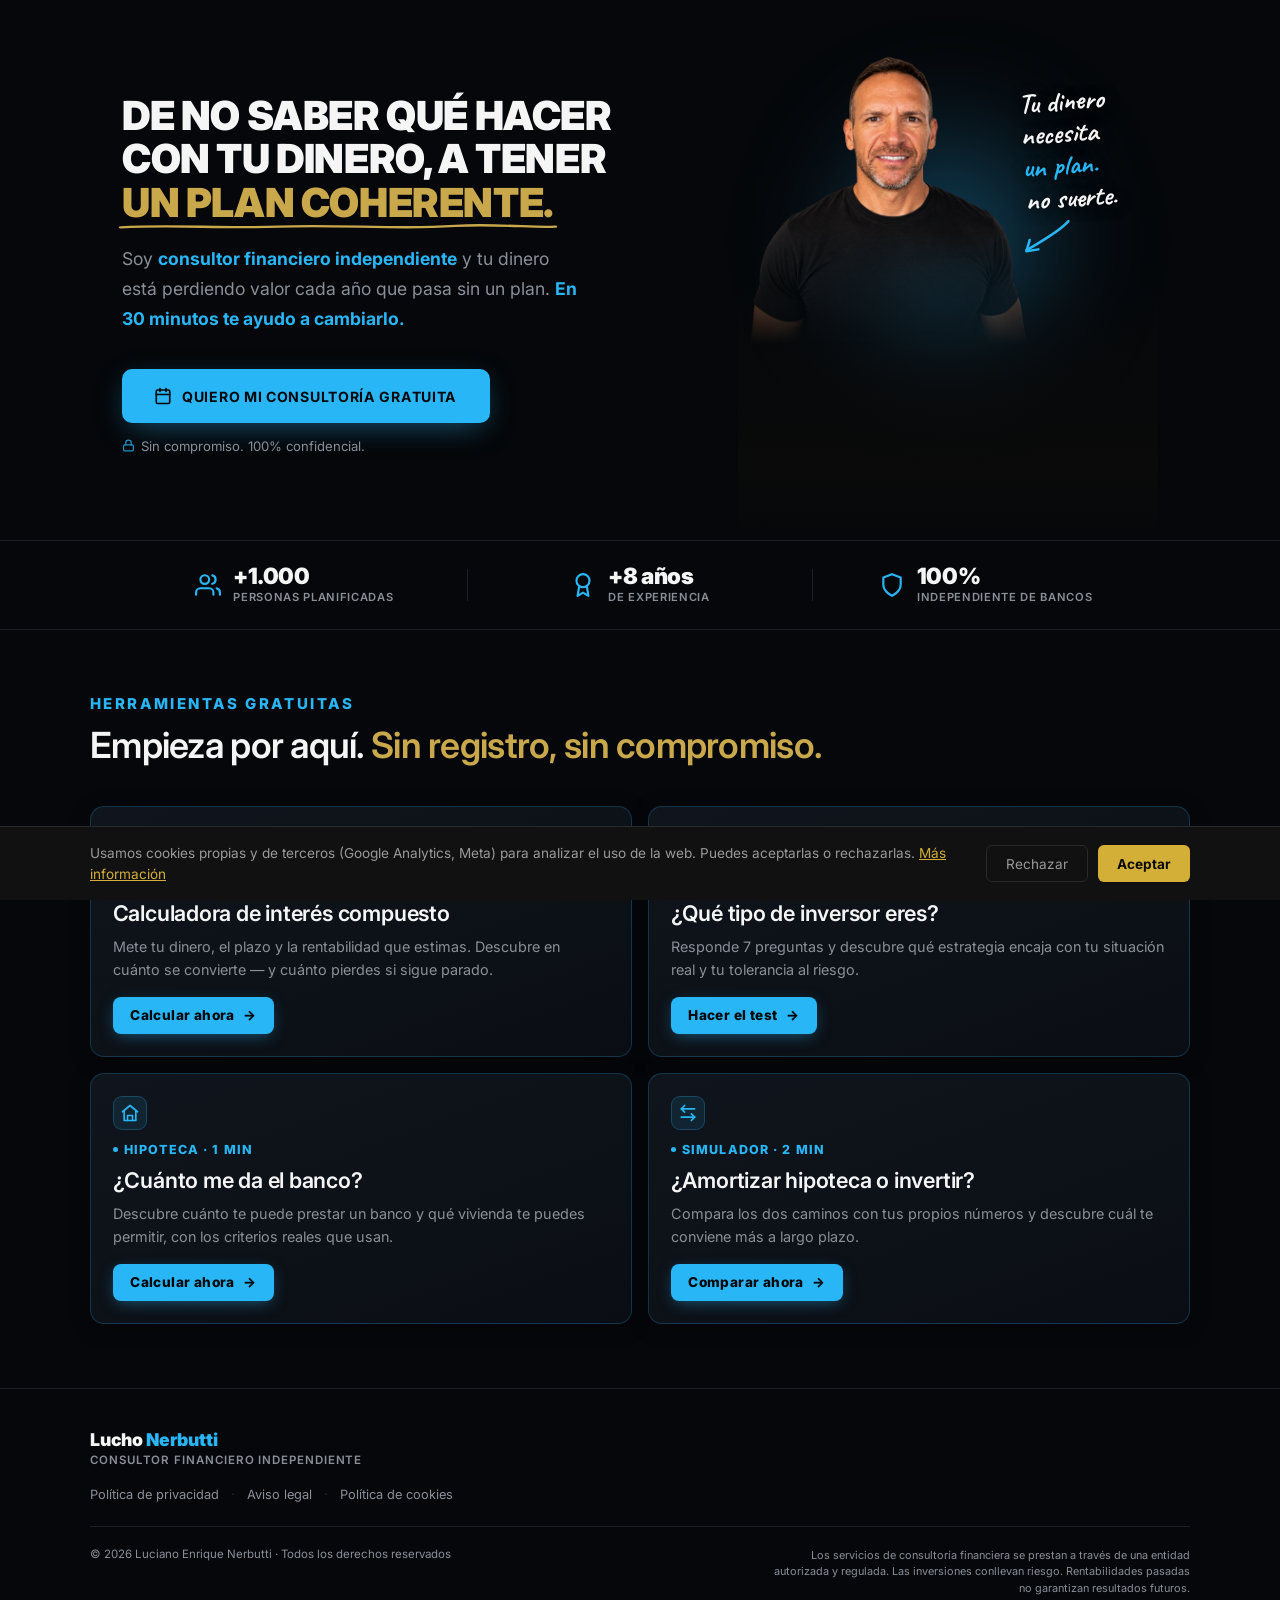
<file: index.html>
<!DOCTYPE html>
<html lang="es">
<head>
<meta charset="UTF-8">
<meta name="viewport" content="width=device-width, initial-scale=1.0, viewport-fit=cover">

<title>Lucho Nerbutti · Consultor Financiero Independiente · España</title>
<meta name="description" content="Consultor financiero independiente. Consultoría gratuita 30 min. Test de perfil inversor y calculadora de interés compuesto. +1.000 personas planificadas">
<link rel="canonical" href="https://luchonerbutti.com/">
<meta property="og:locale" content="es_ES">
<meta property="og:type" content="website">
<meta property="og:title" content="Lucho Nerbutti · Consultor Financiero Independiente · España">
<meta property="og:description" content="Consultor financiero independiente. Consultoría gratuita 30 min. Test de perfil inversor y calculadora de interés compuesto. +1.000 personas planificadas">
<meta property="og:url" content="https://luchonerbutti.com/">
<meta property="og:site_name" content="Lucho Nerbutti">
<meta property="og:image" content="/assets/og-homepage.png">
<meta property="og:image:width" content="1200">
<meta property="og:image:height" content="630">
<!-- fin bloque pendiente -->

<link rel="icon" href="/assets/favicon-32x32.png" sizes="32x32">
<link rel="icon" href="/assets/favicon-192x192.png" sizes="192x192">
<link rel="apple-touch-icon" href="/assets/favicon-180x180.png">

<link rel="preconnect" href="https://fonts.googleapis.com">
<link rel="preconnect" href="https://fonts.gstatic.com" crossorigin>
<link href="https://fonts.googleapis.com/css2?family=Inter:wght@400;500;600;700;800;900&family=Caveat:wght@600;700&display=swap" rel="stylesheet">
<link rel="stylesheet" href="/assets/shared.css">

<style>

:root{
  --bg:#05070A; --ink:#F5F5F5; --sky:#29B6F6; --gold:#C9A84C;
  --muted:#8A8F98; --line:#1B2027;
}

* { box-sizing: border-box; margin: 0; padding: 0; }
html, body { background: #05070a; overflow-x: hidden; width: 100%; max-width: 100%; }

#lucho-hero {
  font-family: 'Inter', sans-serif;
  background: #05070a;
  color: #f5f5f5;
  width: 100%;
  overflow: hidden;
}

.hero-grid-wrap { display: flex; justify-content: center; }
.hero-inner {
  width: 100%; max-width: 1100px;
  padding: 3.5rem 2rem 0;
  display: grid;
  grid-template-columns: 1.15fr 420px;
  gap: 2rem;
  align-items: stretch;
  box-sizing: border-box;
  min-height: 540px;
}

.hero-left {
  padding-bottom: 3rem;
  display: flex;
  flex-direction: column;
  justify-content: center;
}

.hero-title {
  font-size: 2.5rem; font-weight: 900; line-height: 1.08;
  color: #f5f5f5; letter-spacing: -0.01em; margin-bottom: 1.25rem;
  text-transform: uppercase;
}
.hero-title-mobile { display: none; }
.hero-title-desktop { display: block; }
.hero-title em { font-style: normal; color: #c9a84c; }

.hero-subtitle {
  font-size: 1.1rem; color: #8a8f98; line-height: 1.7;
  margin-bottom: 2.25rem; max-width: 460px;
}
.hero-subtitle strong { color: var(--sky); font-weight: 700; }

.hero-btns {
  display: flex; flex-direction: row; gap: 0.85rem;
  align-items: center; flex-wrap: wrap;
}

.hero-btn-primary {
  display: inline-flex; align-items: center; gap: 0.6rem; background: var(--sky); color: #05070a;
  border: 2px solid var(--sky); border-radius: 10px; padding: 1rem 1.9rem;
  font-size: 0.88rem; font-weight: 700; letter-spacing: 0.05em; text-transform: uppercase;
  cursor: pointer; text-decoration: none; font-family: 'Inter', sans-serif;
  box-shadow: 0 8px 30px -8px rgba(41,182,246,0.5);
  transition: background 0.2s, color 0.2s, transform 0.15s, box-shadow 0.2s;
}
.hero-btn-primary:hover { background: #4fc3f7; border-color: #4fc3f7; transform: translateY(-2px); box-shadow: 0 12px 40px -8px rgba(41,182,246,0.6); }

.hero-btn-secondary {
  display: inline-block; background: transparent; color: #f5f5f5;
  border: 2px solid #2a2a2a; border-radius: 8px; padding: 1rem 1.9rem;
  font-size: 0.88rem; font-weight: 700; letter-spacing: 0.1em; text-transform: uppercase;
  cursor: pointer; text-decoration: none; font-family: 'Inter', sans-serif;
  transition: border-color 0.2s, color 0.2s, transform 0.15s;
}
.hero-btn-secondary:hover { border-color: #c9a84c; color: #c9a84c; transform: translateY(-2px); }

.hero-right {
  position: relative;
  overflow: visible;
  display: flex;
  align-items: flex-start;
  justify-content: flex-start;
  background: linear-gradient(to top, #05070a 0%, rgba(10,10,10,0.4) 20%, transparent 50%);
}

.hero-foto {
  width: 300px;
  height: auto;
  max-height: 540px;
  object-fit: contain;
  -webkit-mask-image: linear-gradient(to bottom, black 60%, transparent 98%);
  mask-image: linear-gradient(to bottom, black 60%, transparent 98%);
  object-position: top center;
  display: block;
  position: relative;
  z-index: 1;
}

.hero-foto-fade {
  position: absolute;
  bottom: 0; left: 0; right: 0;
  height: 55%;
  background: linear-gradient(to top, #05070a 0%, rgba(10,10,10,0.9) 25%, rgba(10,10,10,0.5) 55%, transparent 100%);
  z-index: 2;
  pointer-events: none;
}

.hero-foto-glow {
  position: absolute;
  z-index: 0;
  pointer-events: none;
}

.hero-cred-wrap { display: flex; justify-content: center; border-top: 1px solid #1b2027; }
.hero-credibilidad {
  width: 100%; max-width: 1100px;
  padding: 1.5rem 2rem;
  display: flex; align-items: center; justify-content: space-around;
}
.hero-cred-item { display: flex; flex-direction: row; align-items: center; justify-content: center; gap: 0.75rem; text-align: left; flex: 1; }
.hero-cred-icon { color: var(--sky); flex-shrink: 0; }
.hero-cred-txt { display: flex; flex-direction: column; }
.hero-cred-numero { font-size: 1.4rem; font-weight: 900; color: #f5f5f5; letter-spacing: -0.02em; line-height: 1; margin-bottom: 0.25rem; }
.hero-cred-label { font-size: 0.7rem; color: #8a8f98; line-height: 1.2; text-transform: uppercase; letter-spacing: 0.06em; font-weight: 600; }
.hero-cred-sep { width: 1px; height: 32px; background: #1b2027; flex-shrink: 0; }

.hero-h2-seo {
  position: absolute;
  width: 1px; height: 1px;
  overflow: hidden;
  clip: rect(0,0,0,0);
  white-space: nowrap;
}

@media (max-width: 768px) {
  .hero-grid-wrap { display: block; }

  .hero-inner {
    grid-template-columns: 1fr;
    text-align: center;
    gap: 0;
    padding: 0 1.25rem 0;
    min-height: unset;
    align-items: center;
  }

  .hero-left {
    padding-bottom: 1.75rem;
    align-items: center;
    padding-top: 0;
    padding-left: 1.25rem;
    padding-right: 1.25rem;
  }

  .hero-right {
    order: -1;
    height: auto;
    width: 100%;
    overflow: visible;
    align-items: flex-start;
  }

  .hero-foto {
    width: 78%;
    height: auto;
    max-height: 360px;
    object-fit: contain;
    object-position: top center;
    margin: 24px auto 0;
    display: block;
    position: relative;
    -webkit-mask-image: linear-gradient(to bottom, black 62%, transparent 98%);
    mask-image: linear-gradient(to bottom, black 62%, transparent 98%);
  }

  .hero-right .hero-foto-glow {
    display: block;
    top: 6%; left: 50%; width: 78%; height: 55%;
    background: radial-gradient(ellipse at center, rgba(41,182,246,0.45) 0%, rgba(41,182,246,0.15) 45%, transparent 72%);
  }
  .hero-right .hero-handwrite {
    top: 12%; right: 3%; font-size: 1.2rem; max-width: 104px;
  }
  .hero-right .hero-handwrite .hw-arrow { width: 30px; height: 22px; margin-left: 0.8rem; }

  .hero-title {
    font-size: 1.75rem; letter-spacing: -0.02em;
    margin-bottom: 0.9rem; line-height: 1.08;
  }
  .hero-title-desktop { display: none; }
  .hero-title-mobile { display: block; }

  .hero-subtitle {
    font-size: 0.98rem; max-width: 100%;
    margin-left: auto; margin-right: auto;
    margin-bottom: 1.6rem;
  }

  .hero-btns {
    flex-direction: column; align-items: stretch;
    gap: 0.7rem; width: 100%;
  }
  .hero-btn-primary, .hero-btn-secondary {
    text-align: center; width: 100%; box-sizing: border-box;
    justify-content: center;
    padding: 1rem 0.75rem; font-size: 0.82rem; white-space: normal;
    letter-spacing: 0.03em;
  }

  .hero-cred-wrap { border-top: none; }
  .hero-credibilidad { padding: 1.25rem 1.25rem 1.75rem; justify-content: space-between; }
  .hero-cred-numero { font-size: 1.1rem; }
  .hero-cred-label { font-size: 0.62rem; color: #8a8f98; white-space: normal; max-width: 70px; }
  .hero-cred-sep { height: 28px; }
}


#lucho-footer { font-family: 'Inter', sans-serif; background: #05070a; border-top: 1px solid #1b2027; color: #f5f5f5; padding: 2.5rem 2rem 2rem; display: flex; justify-content: center; }
.footer-wrap { width: 100%; max-width: 1100px; }
.footer-top { margin-bottom: 1.25rem; }
.footer-nombre { font-size: 1.1rem; font-weight: 900; color: #f5f5f5; letter-spacing: -0.01em; margin-bottom: 0.2rem; }
.footer-nombre span { color: #29B6F6; }
.footer-cargo { font-size: 0.72rem; color: #8a8f98; letter-spacing: 0.08em; text-transform: uppercase; font-weight: 600; }
.footer-legal-row { display: flex; align-items: center; gap: 0.75rem; margin-bottom: 1.5rem; flex-wrap: wrap; }
.footer-legal-link { text-decoration: none; color: #8a8f98; font-size: 0.8rem; transition: color 0.2s; }
.footer-legal-link:hover { color: #c9a84c; }
.footer-sep { color: #2a2a2a; font-size: 0.8rem; }
.footer-bottom { display: flex; align-items: flex-start; justify-content: space-between; gap: 1rem; border-top: 1px solid #1b2027; padding-top: 1.25rem; flex-wrap: wrap; }
.footer-copyright { font-size: 0.72rem; color: #8a8f98; }
.footer-disclaimer { font-size: 0.68rem; color: #8a8f98; text-align: right; line-height: 1.5; max-width: 420px; }


/* ===== Identidad visual: celeste + glow + mano-escrito ===== */
.hero-note { display:flex; align-items:center; gap:0.4rem; margin-top:0.9rem; font-size:0.82rem; color:var(--muted); }
.hero-note svg { color: var(--sky); opacity:0.8; }

/* glow celeste detrás de la foto */
/* glow celeste detrás de la foto */
.hero-foto-glow {
  position:absolute; top:8%; left:50%; transform:translateX(-50%);
  width:65%; height:60%;
  background: radial-gradient(ellipse at center, rgba(41,182,246,0.55) 0%, rgba(41,182,246,0.15) 45%, transparent 70%);
  filter: blur(55px); z-index:0; pointer-events:none;
}
.hero-foto { position:relative; z-index:1; }

/* mano-escrito estilo boceto */
.hero-handwrite {
  position:absolute; z-index:3; top:6%; right:10%;
  font-family:'Caveat',cursive; font-size:1.75rem; font-weight:700;
  color:#f5f5f5; line-height:1.15; text-align:left; max-width:160px;
  transform:rotate(-4deg); text-shadow:0 2px 14px rgba(0,0,0,0.9);
}
.hero-handwrite .hw-plan { color: var(--sky); }
.hero-handwrite .hw-arrow { display:block; margin-top:0.2rem; margin-left:-0.5rem; color:var(--sky); }

/* eyebrow herramientas a celeste */
.herr-eyebrow { color: var(--sky) !important; }
.herr-title em { color: var(--gold); }
.hero-title em { color: var(--gold); }
.hero-title em { position:relative; display:inline-block; }
.hero-title em::after {
  content:''; position:absolute; left:-1%; right:-1%; bottom:-0.18em; height:0.22em;
  background-image: url("data:image/svg+xml,%3Csvg xmlns='http://www.w3.org/2000/svg' viewBox='0 0 300 12' preserveAspectRatio='none'%3E%3Cpath d='M2 7 C40 3 70 9 110 6 C150 3 190 10 230 5 C260 2 285 8 298 6' stroke='%23C9A84C' stroke-width='3' fill='none' stroke-linecap='round'/%3E%3C/svg%3E");
  background-repeat:no-repeat; background-size:100% 100%;
}

/* CTA de tarjetas: celeste — es interacción, no dato financiero (ver regla de identidad) */

/* iconos credibilidad a celeste */
.hero-cred-icon { color: var(--sky); }

/* pulso de las tarjetas de herramientas: solo box-shadow/border-color, sin overflow ni elementos sobredimensionados */
@keyframes herr-card-pulse {
  0%, 100% { box-shadow: 0 4px 24px -8px rgba(0,0,0,0.55); border-color: rgba(41,182,246,0.22); }
  50% { box-shadow: 0 0 22px 1px rgba(41,182,246,0.22), 0 4px 24px -8px rgba(0,0,0,0.55); border-color: rgba(41,182,246,0.5); }
}
@media (prefers-reduced-motion: reduce) {
  .herr-card-ring { animation: none !important; }
}

#lucho-herramientas { font-family: 'Inter', sans-serif; background: #05070a; color: #f5f5f5; padding: 4rem 2rem; display: flex; justify-content: center; border-top: 1px solid #1b2027; }
.herr-wrap { width: 100%; max-width: 1100px; }
.herr-head { margin-bottom: 2.5rem; }
.herr-eyebrow { font-size: 15px; color: #8a8f98; letter-spacing: 0.16em; text-transform: uppercase; font-weight: 800; margin-bottom: 0.85rem; }
.herr-title { font-size: 2.25rem; font-weight: 600; line-height: 1.1; color: #f5f5f5; letter-spacing: -0.02em; }
.herr-title em { font-style: normal; color: #c9a84c; }
.herr-grid { display: grid; grid-template-columns: repeat(2, 1fr); gap: 1rem; }
.herr-card-ring { position: relative; display: flex; border-radius: 14px; border: 1.5px solid rgba(41,182,246,0.22); text-decoration: none; background: linear-gradient(160deg, #10151d 0%, #0a0e14 100%); box-shadow: 0 4px 24px -8px rgba(0,0,0,0.55); animation: herr-card-pulse 3.5s ease-in-out infinite; transition: background 0.25s ease; }
.herr-card-ring:hover { animation-duration: 1.4s; background: linear-gradient(160deg, #131924 0%, #0c1017 100%); }
.herr-card { position: relative; flex: 1; display: flex; flex-direction: column; padding: 1.4rem 1.35rem; overflow: hidden; }
.herr-card-icon { width: 34px; height: 34px; border-radius: 9px; display: flex; align-items: center; justify-content: center; margin-bottom: 0.75rem; color: var(--sky); background: rgba(41,182,246,0.1); border: 1px solid rgba(41,182,246,0.25); transition: transform 0.25s ease, background 0.25s ease; flex-shrink: 0; }
.herr-card-ring:hover .herr-card-icon { transform: scale(1.08) rotate(-4deg); background: rgba(41,182,246,0.18); }
.herr-card-tag { display: inline-flex; align-items: center; gap: 0.4rem; font-size: 12.5px; color: var(--sky); letter-spacing: 0.09em; text-transform: uppercase; font-weight: 800; margin-bottom: 0.65rem; }
.herr-card-tag-dot { width: 5px; height: 5px; border-radius: 50%; background: var(--sky); flex-shrink: 0; }
.herr-card-title { font-size: 1.35rem; font-weight: 600; color: #f5f5f5; letter-spacing: -0.01em; line-height: 1.2; margin-bottom: 0.5rem; display: flex; align-items: flex-start; }
.herr-card-desc { font-size: 0.9rem; color: #8a8f98; line-height: 1.6; margin-bottom: 1rem; flex-grow: 1; }
.herr-card-cta { display: inline-flex; align-items: center; gap: 0.5rem; font-size: 0.85rem; font-weight: 800; color: #05070a; letter-spacing: 0.03em; background: var(--sky); padding: 0.65rem 1.1rem; border-radius: 8px; width: fit-content; box-shadow: 0 4px 16px -4px rgba(41,182,246,0.5); }
.herr-card-cta-arrow { transition: transform 0.2s; }
.herr-card-ring:hover .herr-card-cta-arrow { transform: translateX(3px); }

@media (max-width: 768px) {
  .herr-title { font-size: 1.6rem; }
  .herr-grid { grid-template-columns: 1fr; }
  .herr-card-title { min-height: 0; }
  #lucho-herramientas { padding: 2.5rem 1.25rem; }
  #lucho-footer { padding: 2rem 1.25rem 1.5rem; }
  .footer-legal-row { gap: 0.5rem; }
  .footer-bottom { flex-direction: column; gap: 0.35rem; }
  .footer-disclaimer { text-align: left; }
}

</style>
</head>
<body>

<div id="lucho-hero">
  <h2 class="hero-h2-seo">Consultor financiero independiente — Test de perfil inversor y calculadora de interés compuesto gratuitos</h2>
  <div class="hero-grid-wrap">
    <div class="hero-inner">

      <div class="hero-left">
        <!-- Desktop title -->
        <h1 class="hero-title hero-title-desktop">
          DE NO SABER QUÉ HACER<br>
          CON TU DINERO, A TENER<br>
          <em>UN PLAN COHERENTE.</em>
        </h1>
        <!-- Mobile title -->
        <div class="hero-title hero-title-mobile">
          DE NO SABER QUÉ HACER<br>
          CON TU DINERO, A TENER<br>
          <em>UN PLAN COHERENTE.</em>
        </div>
        <p class="hero-subtitle">
          Soy <strong>consultor financiero independiente</strong> y tu dinero está perdiendo valor cada año que pasa sin un plan.
          <strong>En 30 minutos te ayudo a cambiarlo.</strong>
        </p>
        <div class="hero-btns">
          <a href="https://wa.me/34646604591?text=Hola%20Lucho%2C%20quiero%20reservar%20una%20consultor%C3%ADa%20gratuita%20para%20que%20valores%20mi%20caso" class="hero-btn-primary" target="_blank"><svg width="18" height="18" viewBox="0 0 24 24" fill="none" stroke="currentColor" stroke-width="2.2" stroke-linecap="round" stroke-linejoin="round"><rect x="3" y="4" width="18" height="18" rx="2"/><line x1="16" y1="2" x2="16" y2="6"/><line x1="8" y1="2" x2="8" y2="6"/><line x1="3" y1="10" x2="21" y2="10"/></svg>Quiero mi consultoría gratuita</a>
        </div>
        <p class="hero-note"><svg width="13" height="13" viewBox="0 0 24 24" fill="none" stroke="currentColor" stroke-width="2.2" stroke-linecap="round" stroke-linejoin="round"><rect x="3" y="11" width="18" height="11" rx="2"/><path d="M7 11V7a5 5 0 0 1 10 0v4"/></svg> Sin compromiso. 100% confidencial.</p>
      </div>

      <div class="hero-right">
        <div class="hero-foto-glow"></div>
        <img
          src="/assets/perfil-lucho.png"
          alt="Lucho Nerbutti — Consultor Financiero Independiente"
          class="hero-foto"
        />
        <div class="hero-foto-fade"></div>
        <div class="hero-handwrite">Tu dinero<br>necesita<br><span class="hw-plan">un plan.</span><br>no suerte.<svg class="hw-arrow" width="54" height="40" viewBox="0 0 54 40" fill="none" stroke="currentColor" stroke-width="2.5" stroke-linecap="round" stroke-linejoin="round"><path d="M50 4 C40 14 22 22 6 30"/><path d="M18 30 L6 31 L10 20"/></svg></div>
      </div>

    </div>
  </div>

  <div class="hero-cred-wrap">
    <div class="hero-credibilidad">
      <div class="hero-cred-item">
        <svg class="hero-cred-icon" width="26" height="26" viewBox="0 0 24 24" fill="none" stroke="currentColor" stroke-width="2" stroke-linecap="round" stroke-linejoin="round"><path d="M17 21v-2a4 4 0 0 0-4-4H5a4 4 0 0 0-4 4v2"/><circle cx="9" cy="7" r="4"/><path d="M23 21v-2a4 4 0 0 0-3-3.87"/><path d="M16 3.13a4 4 0 0 1 0 7.75"/></svg>
        <div class="hero-cred-txt">
          <div class="hero-cred-numero">+1.000</div>
          <div class="hero-cred-label">personas planificadas</div>
        </div>
      </div>
      <div class="hero-cred-sep"></div>
      <div class="hero-cred-item">
        <svg class="hero-cred-icon" width="26" height="26" viewBox="0 0 24 24" fill="none" stroke="currentColor" stroke-width="2" stroke-linecap="round" stroke-linejoin="round"><circle cx="12" cy="8" r="6"/><path d="M15.477 12.89 17 22l-5-3-5 3 1.523-9.11"/></svg>
        <div class="hero-cred-txt">
          <div class="hero-cred-numero">+8 años</div>
          <div class="hero-cred-label">de experiencia</div>
        </div>
      </div>
      <div class="hero-cred-sep"></div>
      <div class="hero-cred-item">
        <svg class="hero-cred-icon" width="26" height="26" viewBox="0 0 24 24" fill="none" stroke="currentColor" stroke-width="2" stroke-linecap="round" stroke-linejoin="round"><path d="M12 22s8-4 8-10V5l-8-3-8 3v7c0 6 8 10 8 10z"/></svg>
        <div class="hero-cred-txt">
          <div class="hero-cred-numero">100%</div>
          <div class="hero-cred-label">independiente de bancos</div>
        </div>
      </div>
    </div>
  </div>
</div>

<div id="lucho-herramientas">
  <div class="herr-wrap">
    <div class="herr-head">
      <div class="herr-eyebrow">Herramientas gratuitas</div>
      <div class="herr-title">Empieza por aquí. <em>Sin registro, sin compromiso.</em></div>
    </div>
    <div class="herr-grid">

      <a href="/calculadora-interes-compuesto/" class="herr-card-ring">
        <div class="herr-card">
          <div class="herr-card-icon"><svg width="20" height="20" viewBox="0 0 24 24" fill="none" stroke="currentColor" stroke-width="2" stroke-linecap="round" stroke-linejoin="round"><path d="M3 3v18h18"/><path d="m19 9-5 5-4-4-4 4"/></svg></div>
          <div class="herr-card-tag"><span class="herr-card-tag-dot"></span>Calculadora · 30 seg</div>
          <div class="herr-card-title">Calculadora de interés compuesto</div>
          <div class="herr-card-desc">Mete tu dinero, el plazo y la rentabilidad que estimas. Descubre en cuánto se convierte — y cuánto pierdes si sigue parado.</div>
          <span class="herr-card-cta">Calcular ahora <span class="herr-card-cta-arrow">→</span></span>
        </div>
      </a>

      <a href="/test-perfil-inversor/" class="herr-card-ring">
        <div class="herr-card">
          <div class="herr-card-icon"><svg width="20" height="20" viewBox="0 0 24 24" fill="none" stroke="currentColor" stroke-width="2" stroke-linecap="round" stroke-linejoin="round"><path d="M9 6h11"/><path d="M9 12h11"/><path d="M9 18h11"/><path d="m3 6 1 1 2-2"/><path d="m3 12 1 1 2-2"/><path d="m3 18 1 1 2-2"/></svg></div>
          <div class="herr-card-tag"><span class="herr-card-tag-dot"></span>Test · 3 min</div>
          <div class="herr-card-title">¿Qué tipo de inversor eres?</div>
          <div class="herr-card-desc">Responde 7 preguntas y descubre qué estrategia encaja con tu situación real y tu tolerancia al riesgo.</div>
          <span class="herr-card-cta">Hacer el test <span class="herr-card-cta-arrow">→</span></span>
        </div>
      </a>

      <a href="/cuanto-me-da-el-banco/" class="herr-card-ring">
        <div class="herr-card">
          <div class="herr-card-icon"><svg width="20" height="20" viewBox="0 0 24 24" fill="none" stroke="currentColor" stroke-width="2" stroke-linecap="round" stroke-linejoin="round"><path d="M3 10.5 12 3l9 7.5"/><path d="M5 9.5V21h14V9.5"/><path d="M9 21v-6h6v6"/></svg></div>
          <div class="herr-card-tag"><span class="herr-card-tag-dot"></span>Hipoteca · 1 min</div>
          <div class="herr-card-title">¿Cuánto me da el banco?</div>
          <div class="herr-card-desc">Descubre cuánto te puede prestar un banco y qué vivienda te puedes permitir, con los criterios reales que usan.</div>
          <span class="herr-card-cta">Calcular ahora <span class="herr-card-cta-arrow">→</span></span>
        </div>
      </a>

      <a href="/amortizar-hipoteca-o-invertir/" class="herr-card-ring">
        <div class="herr-card">
          <div class="herr-card-icon"><svg width="20" height="20" viewBox="0 0 24 24" fill="none" stroke="currentColor" stroke-width="2" stroke-linecap="round" stroke-linejoin="round"><path d="M8 3 4 7l4 4"/><path d="M4 7h16"/><path d="m16 21 4-4-4-4"/><path d="M20 17H4"/></svg></div>
          <div class="herr-card-tag"><span class="herr-card-tag-dot"></span>Simulador · 2 min</div>
          <div class="herr-card-title">¿Amortizar hipoteca o invertir?</div>
          <div class="herr-card-desc">Compara los dos caminos con tus propios números y descubre cuál te conviene más a largo plazo.</div>
          <span class="herr-card-cta">Comparar ahora <span class="herr-card-cta-arrow">→</span></span>
        </div>
      </a>

    </div>
  </div>
</div>

  <div id="lucho-footer">
  <div class="footer-wrap">
    <div class="footer-top">
      <div class="footer-nombre">Lucho <span>Nerbutti</span></div>
      <div class="footer-cargo">Consultor Financiero Independiente</div>
    </div>
    <div class="footer-legal-row">
      <a href="/politica-de-privacidad/" class="footer-legal-link">Política de privacidad</a>
      <span class="footer-sep">·</span>
      <a href="/aviso-legal/" class="footer-legal-link">Aviso legal</a>
      <span class="footer-sep">·</span>
      <a href="/politica-de-cookies/" class="footer-legal-link">Política de cookies</a>
    </div>
    <div class="footer-bottom">
      <div class="footer-copyright">© 2026 Luciano Enrique Nerbutti · Todos los derechos reservados</div>
      <div class="footer-disclaimer">Los servicios de consultoría financiera se prestan a través de una entidad autorizada y regulada. Las inversiones conllevan riesgo. Rentabilidades pasadas no garantizan resultados futuros.</div>
    </div>
  </div>
  </div>


<script src="/assets/cookie-consent.js"></script>
</body>
</html>
</file>
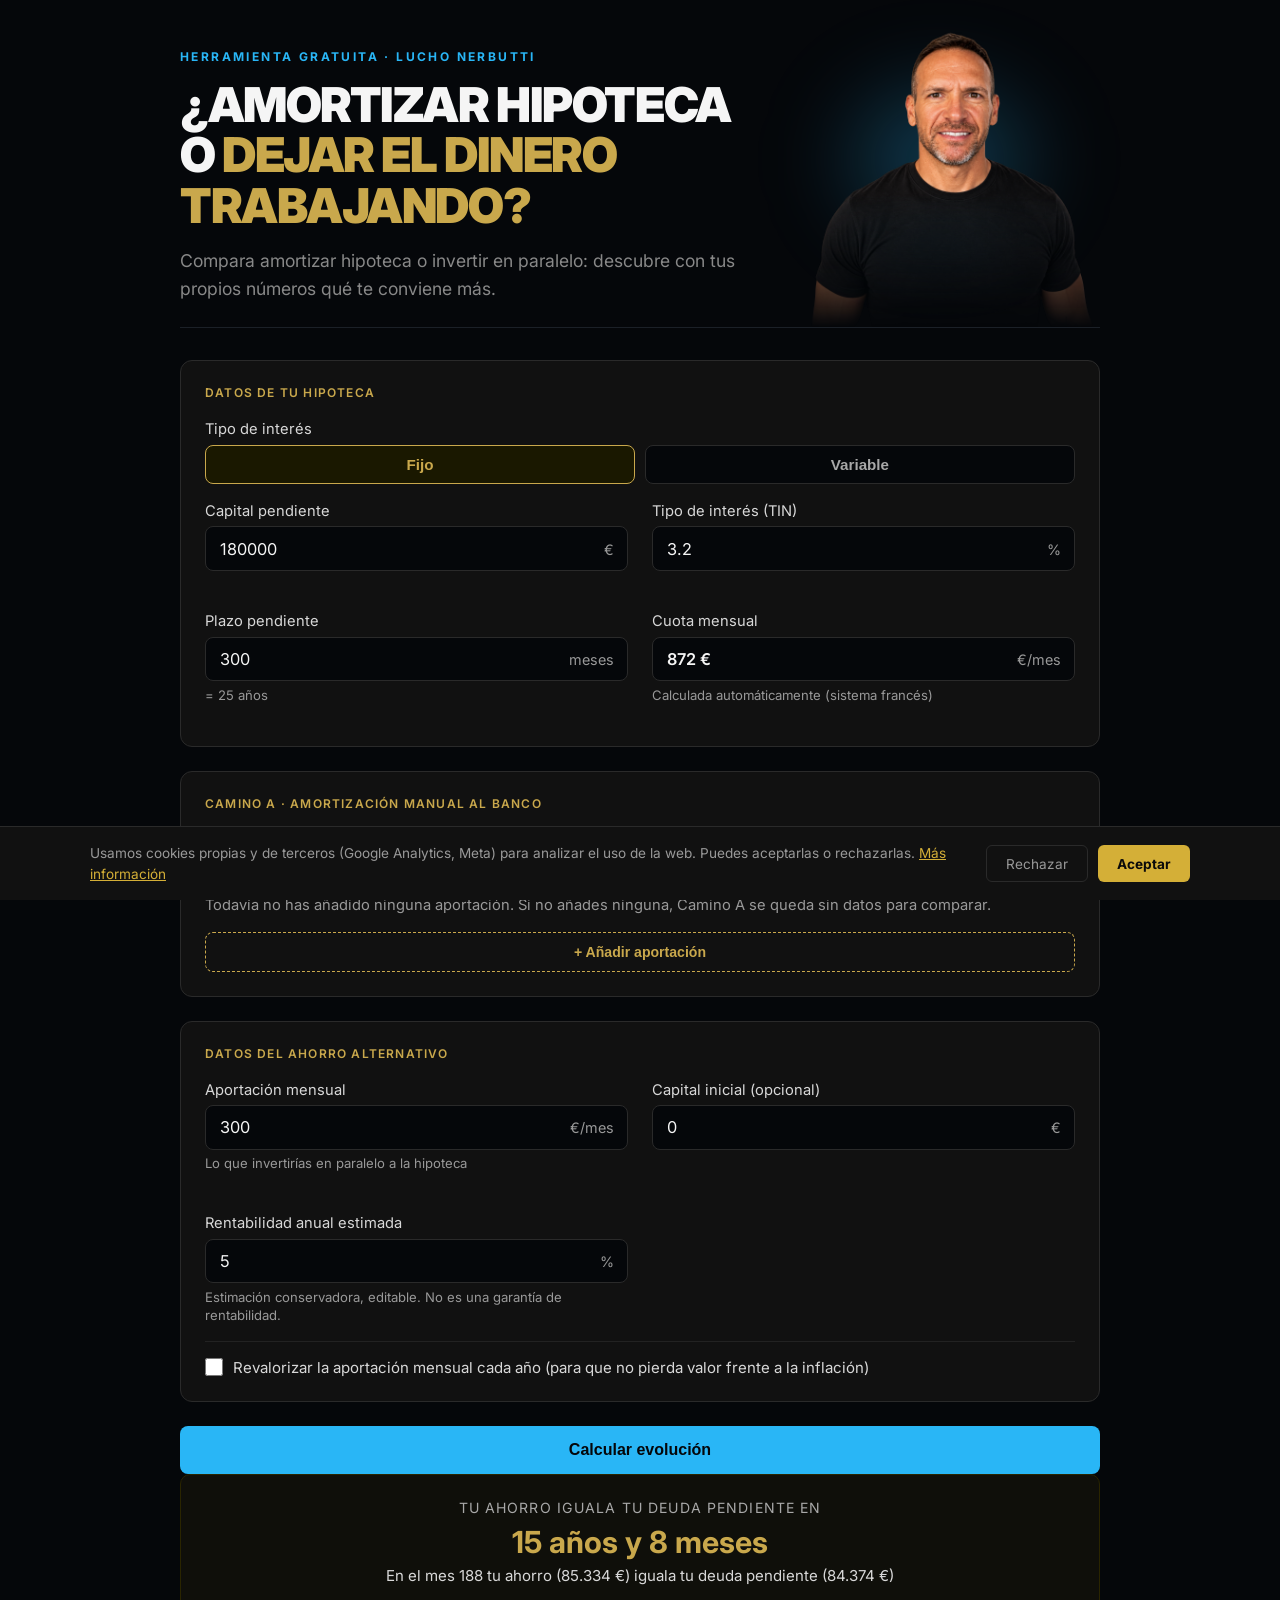
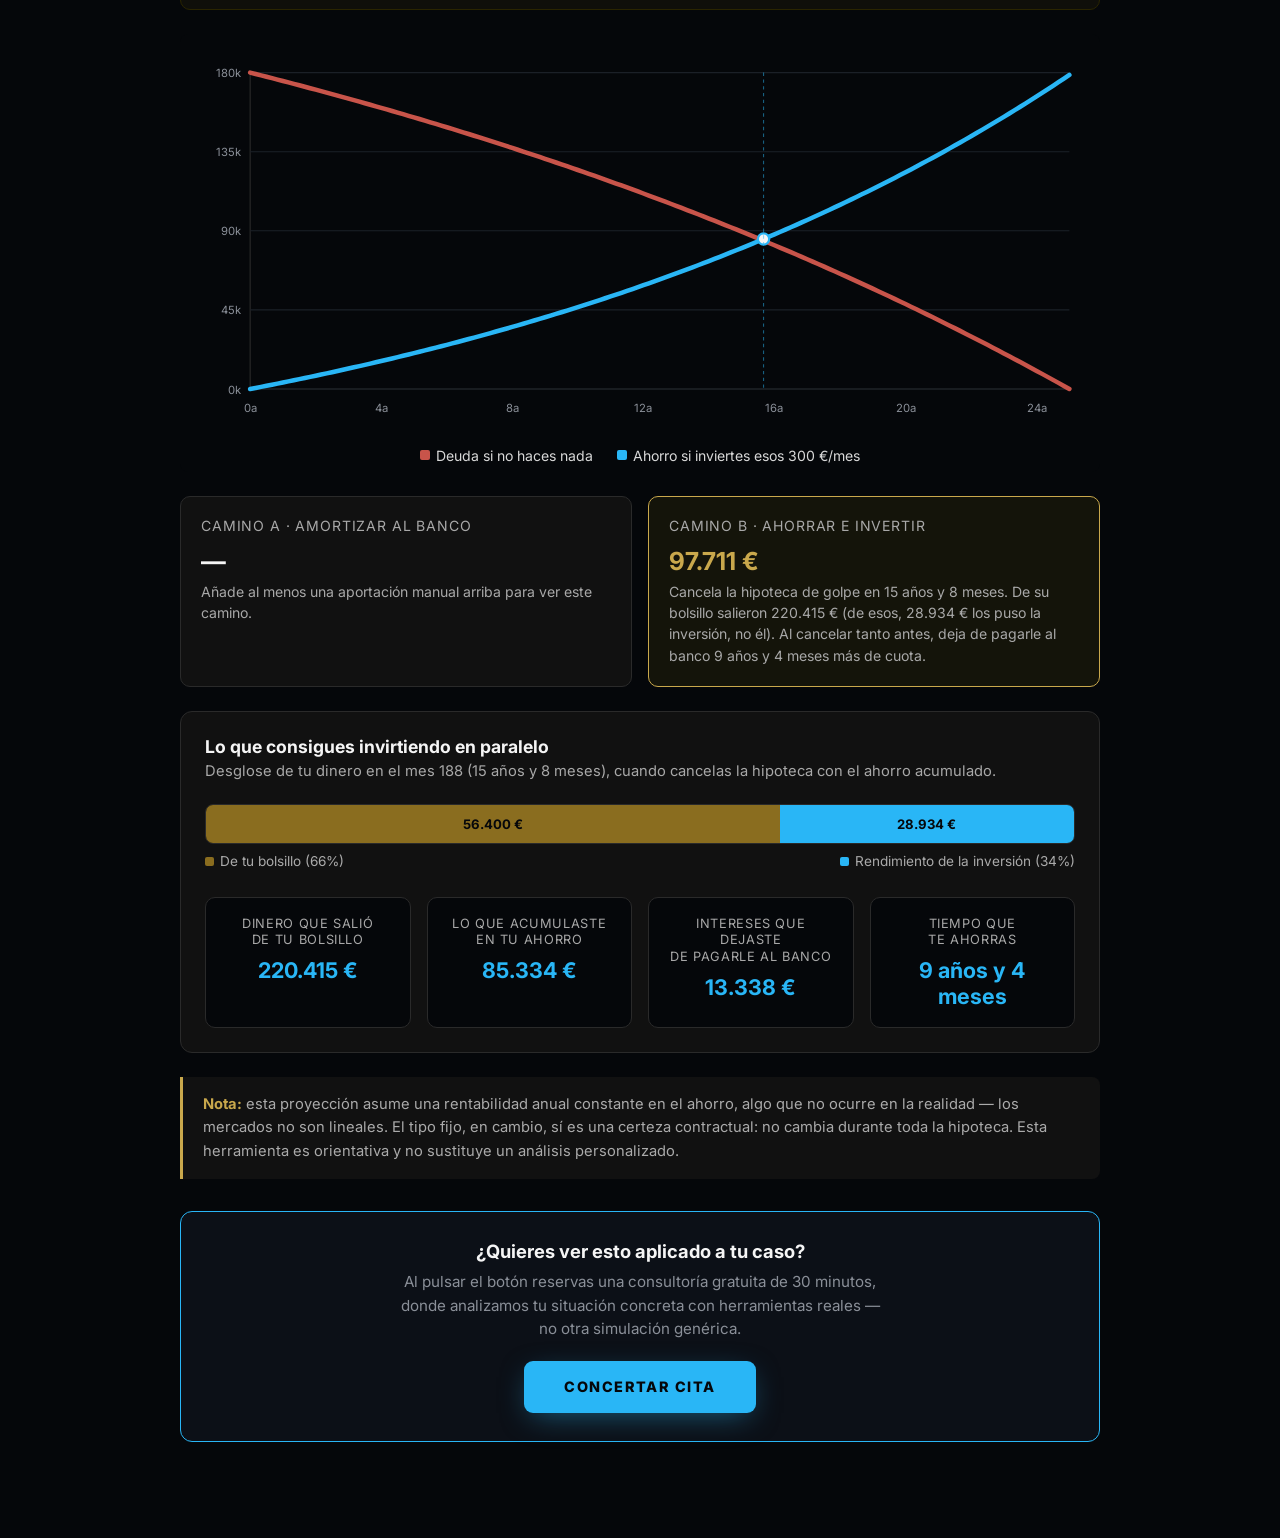
<file: amortizar-hipoteca-o-invertir.html>
<!DOCTYPE html>
<html lang="es">
<head>
<meta charset="UTF-8">
<meta name="viewport" content="width=device-width, initial-scale=1.0, viewport-fit=cover">

<title>¿Amortizar Hipoteca o Invertir? Simulador Gratuito</title>
<meta name="description" content="Descubre si te conviene más amortizar hipoteca o invertir en paralelo. Simulador gratuito con tus propios números: capital, plazo y rentabilidad.">
<link rel="canonical" href="https://luchonerbutti.com/amortizar-hipoteca-o-invertir/">
<meta property="og:locale" content="es_ES">
<meta property="og:type" content="article">
<meta property="og:title" content="¿Amortizar Hipoteca o Invertir? Simulador Gratuito">
<meta property="og:description" content="Descubre si te conviene más amortizar hipoteca o invertir en paralelo. Simulador gratuito con tus propios números: capital, plazo y rentabilidad.">
<meta property="og:url" content="https://luchonerbutti.com/amortizar-hipoteca-o-invertir/">
<meta property="og:site_name" content="Lucho Nerbutti">
<meta property="og:image" content="/assets/og-amortizar-o-invertir.png">

<link rel="icon" href="/assets/favicon-32x32.png" sizes="32x32">
<link rel="icon" href="/assets/favicon-192x192.png" sizes="192x192">
<link rel="apple-touch-icon" href="/assets/favicon-180x180.png">

<link rel="preconnect" href="https://fonts.googleapis.com">
<link rel="preconnect" href="https://fonts.gstatic.com" crossorigin>
<link href="https://fonts.googleapis.com/css2?family=Inter:wght@400;500;600;700;800;900&display=swap" rel="stylesheet">
<link rel="stylesheet" href="/assets/shared.css">

<style>
  * { box-sizing: border-box; margin: 0; padding: 0; }html, body { background: #05070a; overflow-x: hidden; }
  .simh-outer {
    font-family: 'Inter', sans-serif;
    background: #05070a;
    color: #f5f5f5;
    padding: 2rem 1rem;
  }
  .simh-outer, .simh-outer * { box-sizing: border-box; }
  .wrapper { width: 100%; max-width: 920px; margin: 0 auto; }

  .header-block { margin-bottom: 2rem; border-bottom: 1px solid #1b2027; padding-bottom: 0; }
  .header-hero-inner { display: flex; align-items: flex-end; justify-content: space-between; gap: 2rem; }
  .header-hero-text { flex: 1 1 55%; padding-bottom: 1.5rem; }
  .header-hero-photo { flex: 0 0 35%; display: flex; align-items: flex-end; justify-content: flex-end; }
  .header-hero-photo img { width: 100%; max-width: 300px; height: auto; object-fit: contain; display: block; mask-image: linear-gradient(to bottom, black 55%, transparent 100%); -webkit-mask-image: linear-gradient(to bottom, black 55%, transparent 100%); }
  .header-eyebrow { font-size: 12px; color: #8a8f98; letter-spacing: 0.2em; text-transform: uppercase; font-weight: 700; margin-bottom: 1rem; }
  .header-tag { display: inline-block; background: #c9a84c; color: #05070a; font-size: 11px; font-weight: 700; letter-spacing: 0.12em; text-transform: uppercase; padding: 0.35rem 0.85rem; border-radius: 6px; margin-bottom: 1rem; }
  .header-title { font-size: 3rem; font-weight: 900; line-height: 1.05; letter-spacing: -0.03em; color: #f5f5f5; margin-bottom: 1rem; text-transform: uppercase; }
  .header-title em { font-style: normal; color: #c9a84c; }
  .header-sub { font-size: 1.1rem; color: #888; line-height: 1.6; max-width: 560px; }

  .panel { background: #111111; border: 1px solid #2a2a2a; border-radius: 12px; padding: 1.5rem; margin-bottom: 1.5rem; }
  .panel-title { font-size: 12px; color: #c9a84c; letter-spacing: 0.1em; text-transform: uppercase; margin-bottom: 1.25rem; font-weight: 600; }

  .grid-2 { display: grid; grid-template-columns: 1fr 1fr; gap: 1.5rem; }
  @media (max-width: 720px) { .grid-2 { grid-template-columns: 1fr; } }

  .field { margin-bottom: 1.1rem; }
  .field:last-child { margin-bottom: 0; }
  .field label { display: block; font-size: 0.92rem; color: #d8d8d8; margin-bottom: 0.4rem; }
  .field .hint { font-size: 0.82rem; color: #999; margin-top: 0.3rem; line-height: 1.4; }
  .field input {
    width: 100% !important; background: #05070a !important; border: 1px solid #2a2a2a !important; border-radius: 8px !important;
    padding: 0.7rem 0.9rem !important; color: #f5f5f5 !important; font-size: 1.02rem !important; font-family: inherit !important;
    transition: border-color 0.2s; box-shadow: none !important; -webkit-appearance: none; appearance: none;
  }
  .field input:focus { outline: none !important; border-color: #29B6F6 !important; box-shadow: none !important; }
  .input-group { position: relative; }
  .input-suffix { position: absolute; right: 0.9rem; top: 50%; transform: translateY(-50%); color: #999; font-size: 0.9rem; pointer-events: none; }

  .rate-toggle { display: flex; gap: 0.6rem; }
  .rate-btn { flex: 1; background: #05070a !important; border: 1px solid #2a2a2a !important; border-radius: 8px !important; padding: 0.65rem !important; color: #a8a8a8 !important; font-size: 0.95rem !important; font-weight: 600 !important; cursor: pointer; transition: all 0.2s; box-shadow: none !important; text-transform: none !important; letter-spacing: normal !important; }
  .rate-btn.active { background: #1a1800 !important; border-color: #c9a84c !important; color: #c9a84c !important; }
  .rate-btn:hover:not(.active) { border-color: #8a8f98 !important; color: #d8d8d8 !important; background: #05070a !important; }

  .toggle-row { display: flex; align-items: center; gap: 0.6rem; margin-top: 1rem; padding-top: 1rem; border-top: 1px solid #222; }
  .toggle-row input[type="checkbox"] { width: 18px; height: 18px; accent-color: #29B6F6; cursor: pointer; }
  .toggle-row label { font-size: 0.94rem; color: #d8d8d8; cursor: pointer; }

  .btn-calc {
    display: block !important; width: 100% !important; background: #c9a84c !important; color: #05070a !important; border: none !important; border-radius: 8px !important;
    padding: 0.95rem !important; font-size: 1rem !important; font-weight: 700 !important; cursor: pointer; margin-top: 0.5rem;
    transition: background 0.2s; box-shadow: none !important; text-transform: none !important; letter-spacing: normal !important;
  }
  .btn-calc:hover { background: #e6c44a !important; }

  .btn-add {
    display: block !important; width: 100% !important; background: transparent !important; color: #c9a84c !important; border: 1px dashed #c9a84c !important; border-radius: 8px !important;
    padding: 0.7rem !important; font-size: 0.88rem !important; font-weight: 600 !important; cursor: pointer; margin-top: 0.5rem;
    transition: all 0.2s; box-shadow: none !important; text-transform: none !important; letter-spacing: normal !important;
  }
  .btn-add:hover { background: #14140a !important; }

  .aportacion-row { display: grid; grid-template-columns: 1fr 1fr 1.4fr auto; grid-template-areas: "anio mes importe borrar"; gap: 0.6rem; align-items: end; margin-bottom: 0.75rem; }
  @media (max-width: 620px) { .aportacion-row { grid-template-columns: 1fr 1fr; grid-template-areas: "anio mes" "importe importe" "borrar borrar"; } }
  .aportacion-row .field { margin-bottom: 0; }
  .aportacion-row select {
    width: 100% !important; background: #05070a !important; border: 1px solid #2a2a2a !important; border-radius: 8px !important;
    padding: 0.7rem 0.9rem !important; color: #f5f5f5 !important; font-size: 1.02rem !important; font-family: inherit !important;
    box-shadow: none !important; -webkit-appearance: none; appearance: none;
  }
  .btn-remove {
    background: #1a0a0a !important; border: 1px solid #3a1a1a !important; color: #c8544a !important; border-radius: 8px !important;
    width: 42px !important; height: 42px !important; cursor: pointer; font-size: 1.1rem !important; transition: all 0.2s; box-shadow: none !important;
  }
  .btn-remove:hover { background: #2a0f0f !important; }
  .lista-vacia { color: #999; font-size: 0.92rem; padding: 0.5rem 0; line-height: 1.4; }

  /* RESULTADOS */
  .results { display: none; }
  .results.active { display: block; }

  .crossover-block { background: #0f0f0a; border: 1px solid #2a2500; border-radius: 10px; padding: 1.5rem; margin-bottom: 1.5rem; text-align: center; }
  .crossover-label { font-size: 0.88rem; color: #a8a8a8; text-transform: uppercase; letter-spacing: 0.08em; margin-bottom: 0.5rem; }
  .crossover-value { font-size: 1.9rem; font-weight: 700; color: #c9a84c; margin-bottom: 0.4rem; }
  .crossover-sub { font-size: 0.94rem; color: #d8d8d8; }

  .chart-container { background: #05070a; border-radius: 8px; padding: 1rem 0.5rem 0.5rem; margin-bottom: 1.5rem; position: relative; }
  svg { width: 100%; height: auto; display: block; }
  .chart-tooltip {
    position: absolute; display: none; pointer-events: none; z-index: 10;
    background: #111111; border: 1px solid #c9a84c; border-radius: 8px;
    padding: 0.7rem 0.9rem; font-size: 0.88rem; color: #f5f5f5; white-space: nowrap;
    box-shadow: 0 4px 16px rgba(0,0,0,0.5);
  }
  .chart-tooltip .tt-mes { color: #c9a84c; font-weight: 700; margin-bottom: 0.4rem; font-size: 0.82rem; }
  .chart-tooltip .tt-row { display: flex; align-items: center; gap: 0.4rem; margin-top: 0.2rem; }
  .chart-tooltip .tt-dot { width: 8px; height: 8px; border-radius: 2px; flex-shrink: 0; }
  .legend { display: flex; gap: 1.5rem; justify-content: center; flex-wrap: wrap; margin-top: 0.75rem; font-size: 0.88rem; color: #d8d8d8; }
  .legend-item { display: flex; align-items: center; gap: 0.4rem; }
  .legend-dot { width: 10px; height: 10px; border-radius: 2px; }

  .compare-grid { display: grid; grid-template-columns: 1fr 1fr; gap: 1rem; margin-bottom: 1.5rem; }
  @media (max-width: 620px) { .compare-grid { grid-template-columns: 1fr; } }
  .compare-card { background: #111111; border: 1px solid #2a2a2a; border-radius: 10px; padding: 1.25rem; }
  .compare-card.win { border-color: #c9a84c; background: #14140a; }
  .compare-card-title { font-size: 0.88rem; color: #a8a8a8; text-transform: uppercase; letter-spacing: 0.06em; margin-bottom: 0.75rem; }
  .compare-card-value { font-size: 1.55rem; font-weight: 700; color: #f5f5f5; margin-bottom: 0.35rem; }
  .compare-card-detail { font-size: 0.88rem; color: #a8a8a8; line-height: 1.5; }
  .compare-card.win .compare-card-value { color: #c9a84c; }

  .disclaimer { background: #111111; border-left: 3px solid #c9a84c; border-radius: 0 8px 8px 0; padding: 1rem 1.25rem; font-size: 0.92rem; color: #aaaaaa; line-height: 1.6; margin-bottom: 1.5rem; }
  .disclaimer strong { color: #c9a84c; }

  .resumen-titulo { font-size: 1.1rem; font-weight: 700; color: #f5f5f5; margin-bottom: 0.3rem; }
  .resumen-sub { font-size: 0.92rem; color: #a8a8a8; margin-bottom: 1.5rem; }

  .barra-wrap { margin-bottom: 1.75rem; }
  .barra-track { width: 100%; height: 40px; border-radius: 8px; overflow: hidden; display: flex; background: #05070a; border: 1px solid #2a2a2a; }
  .barra-seg { height: 100%; display: flex; align-items: center; justify-content: center; font-size: 0.82rem; font-weight: 700; color: #05070a; white-space: nowrap; overflow: hidden; }
  .barra-leyenda { display: flex; justify-content: space-between; margin-top: 0.6rem; font-size: 0.85rem; color: #aaaaaa; }
  .barra-leyenda span { display: flex; align-items: center; gap: 0.4rem; }
  .barra-leyenda .dot { width: 9px; height: 9px; border-radius: 2px; }

  .resumen-stats { display: grid; grid-template-columns: repeat(4, 1fr); gap: 1rem; }
  @media (max-width: 780px) { .resumen-stats { grid-template-columns: 1fr 1fr; } }
  .resumen-stat { background: #05070a; border: 1px solid #2a2a2a; border-radius: 10px; padding: 1.1rem 1rem; text-align: center; }
  .resumen-stat-label { font-size: 0.8rem; color: #a8a8a8; text-transform: uppercase; letter-spacing: 0.05em; margin-bottom: 0.5rem; line-height: 1.3; min-height: 2.1em; }
  .resumen-stat-value { font-size: 1.35rem; font-weight: 700; color: #29B6F6; }

  .cta-block { background: #0c1017; border: 1px solid #29B6F6; border-radius: 12px; padding: 1.75rem; text-align: center; margin: 2rem 0 4rem; }
  .cta-title { font-size: 1.15rem; font-weight: 700; color: #f5f5f5; margin-bottom: 0.5rem; }
  .cta-sub { font-size: 0.95rem; color: #8a8f98; margin-bottom: 1.25rem; line-height: 1.55; max-width: 480px; margin-left: auto; margin-right: auto; }
  
  
  
  /* AJUSTES MÓVIL */
  @media (max-width: 600px) {
    .simh-outer { padding: 1.5rem 0.9rem; }
    .header-block { margin-bottom: 1.5rem; }
    .header-hero-inner { flex-direction: column-reverse; align-items: center; gap: 0; }
    .header-hero-photo { width: 55%; max-width: 200px; margin: 0 auto 0.5rem; justify-content: center; }
    .header-hero-photo img { max-width: 100%; }
    .header-hero-text { width: 100%; text-align: center; padding-bottom: 1.5rem; }
    .header-sub { margin-left: auto; margin-right: auto; }
    .header-title { font-size: 1.85rem; line-height: 1.1; }
    .header-sub { font-size: 0.95rem; line-height: 1.5; }

    .panel { padding: 1.15rem; margin-bottom: 1.15rem; border-radius: 10px; }
    .panel-title { font-size: 11px; margin-bottom: 1rem; }

    .grid-2 { gap: 1rem; }
    .field label { font-size: 0.88rem; }
    .field input, .aportacion-row select { font-size: 0.98rem !important; padding: 0.62rem 0.8rem !important; }

    .crossover-block { padding: 1.15rem; }
    .crossover-value { font-size: 1.5rem; }
    .crossover-label { font-size: 0.78rem; }
    .crossover-sub { font-size: 0.85rem; }

    .chart-container { padding: 0.75rem 0.3rem 0.3rem; }
    .legend { gap: 0.9rem 1.1rem; font-size: 0.78rem; }

    .compare-card { padding: 1rem; }
    .compare-card-value { font-size: 1.3rem; }
    .compare-card-title { font-size: 0.78rem; }
    .compare-card-detail { font-size: 0.82rem; }

    .resumen-titulo { font-size: 1rem; }
    .resumen-sub { font-size: 0.85rem; }
    .resumen-stats { grid-template-columns: 1fr 1fr; gap: 0.7rem; }
    .resumen-stat { padding: 0.9rem 0.7rem; }
    .resumen-stat-label { font-size: 0.72rem; min-height: 0; }
    .resumen-stat-value { font-size: 1.1rem; }
    .barra-leyenda { flex-direction: column; gap: 0.4rem; }

    .disclaimer { padding: 0.9rem 1rem; font-size: 0.85rem; }

    .cta-block { padding: 1.4rem 1.1rem; }
    .cta-title { font-size: 1.02rem; }
    .cta-sub { font-size: 0.87rem; }
    .cta-btn { padding: 0.85rem 1rem !important; }

    .chart-tooltip { font-size: 0.78rem; padding: 0.55rem 0.7rem; max-width: 180px; white-space: normal; }
  }

/* ===== Identidad visual override ===== */
:root{--sky:#29B6F6;--gold:#C9A84C;}
.cta-btn{display:inline-block;background:var(--sky)!important;color:#05070a!important;border:none;border-radius:9px;padding:1.1rem 2.5rem;font-size:0.9rem;font-weight:800;letter-spacing:0.1em;text-transform:uppercase;cursor:pointer;text-decoration:none;font-family:'Inter',sans-serif;box-shadow:0 8px 30px -8px rgba(41,182,246,0.5);transition:background 0.2s,transform 0.15s;}
.cta-btn:hover{background:#4fc3f7!important;}
.btn-calc{background:var(--sky)!important;color:#05070a!important;}
.header-eyebrow{color:var(--sky)!important;}
.header-title em{color:var(--gold)!important;}
.header-hero-photo{position:relative;}
.header-hero-photo::before{content:'';position:absolute;top:8%;left:50%;transform:translateX(-50%);width:80%;height:70%;background:radial-gradient(ellipse at center,rgba(41,182,246,0.4) 0%,transparent 68%);filter:blur(40px);z-index:0;pointer-events:none;}
.header-hero-photo img{position:relative;z-index:1;}

</style>
</head>
<body>
<div class="simh-outer">
<div class="wrapper">

  <div class="header-block">
    <div class="header-hero-inner">
      <div class="header-hero-text">
        <div class="header-eyebrow">Herramienta gratuita · Lucho Nerbutti</div>
        <div class="header-title">¿Amortizar hipoteca o <em>dejar el dinero trabajando?</em></div>
        <div class="header-sub">Compara amortizar hipoteca o invertir en paralelo: descubre con tus propios números qué te conviene más.</div>
      </div>
      <div class="header-hero-photo">
        <img decoding="async" src="/assets/perfil-lucho.png" alt="Lucho Nerbutti · Consultor Financiero Independiente" />
      </div>
    </div>
  </div>

  <div class="panel">
    <div class="panel-title">Datos de tu hipoteca</div>

    <div class="field">
      <label>Tipo de interés</label>
      <div class="rate-toggle">
        <button type="button" class="rate-btn active" id="btnFijo" onclick="setTipoInteres('fijo')">Fijo</button>
        <button type="button" class="rate-btn" id="btnVariable" onclick="setTipoInteres('variable')">Variable</button>
      </div>
    </div>

    <div class="grid-2">
      <div class="field">
        <label>Capital pendiente</label>
        <div class="input-group">
          <input type="number" id="capital" value="180000" min="1000" step="1000">
          <span class="input-suffix">€</span>
        </div>
      </div>

      <div class="field" id="campoTinFijo">
        <label>Tipo de interés (TIN)</label>
        <div class="input-group">
          <input type="number" id="tin" value="3.2" min="0" max="20" step="0.05">
          <span class="input-suffix">%</span>
        </div>
      </div>

      <div class="field" id="campoEuribor" style="display:none;">
        <label>Euríbor actual (referencia)</label>
        <div class="input-group">
          <input type="number" id="euribor" value="2.79" min="-2" max="10" step="0.01">
          <span class="input-suffix">%</span>
        </div>
        <div class="hint">Media de julio 2026, orientativa. Actualízala si tienes un dato más reciente.</div>
      </div>
      <div class="field" id="campoDiferencial" style="display:none;">
        <label>Diferencial fijado por el banco</label>
        <div class="input-group">
          <input type="number" id="diferencial" value="0.99" min="0" max="5" step="0.01">
          <span class="input-suffix">%</span>
        </div>
      </div>

      <div class="field" id="campoTinVariable" style="display:none;">
        <label>TIN resultante (Euríbor + diferencial)</label>
        <div class="input-group">
          <input type="text" id="tinVariableDisplay" readonly style="color:#c9a84c; font-weight:600;">
          <span class="input-suffix">%</span>
        </div>
        <div class="hint">Se asume constante durante toda la simulación — el Euríbor real varía con cada revisión.</div>
      </div>

      <div class="field">
        <label>Plazo pendiente</label>
        <div class="input-group">
          <input type="number" id="plazoMeses" value="300" min="1" max="600" step="1">
          <span class="input-suffix">meses</span>
        </div>
        <div class="hint" id="plazoAnios">= 25 años</div>
      </div>
      <div class="field">
        <label>Cuota mensual</label>
        <div class="input-group">
          <input type="text" id="cuotaMensual" readonly style="color:#c9a84c; font-weight:600;">
          <span class="input-suffix">€/mes</span>
        </div>
        <div class="hint">Calculada automáticamente (sistema francés)</div>
      </div>
    </div>
  </div>

  <div class="panel">
    <div class="panel-title">Camino A · Amortización manual al banco</div>
    <div class="hint" style="margin-bottom: 1rem;">Añade los importes que le darías al banco, en el año y mes en que realmente los darías — no una simulación automática.</div>
    <div id="listaAportacionesManual"></div>
    <button type="button" class="btn-add" onclick="agregarAportacionManual()">+ Añadir aportación</button>
  </div>

  <div class="panel">
    <div class="panel-title">Datos del ahorro alternativo</div>
    <div class="grid-2">
      <div class="field">
        <label>Aportación mensual</label>
        <div class="input-group">
          <input type="number" id="aportacion" value="300" min="0" step="10">
          <span class="input-suffix">€/mes</span>
        </div>
        <div class="hint">Lo que invertirías en paralelo a la hipoteca</div>
      </div>
      <div class="field">
        <label>Capital inicial (opcional)</label>
        <div class="input-group">
          <input type="number" id="capitalInicial" value="0" min="0" step="500">
          <span class="input-suffix">€</span>
        </div>
      </div>
      <div class="field">
        <label>Rentabilidad anual estimada</label>
        <div class="input-group">
          <input type="number" id="rentabilidad" value="5" min="0" max="15" step="0.1">
          <span class="input-suffix">%</span>
        </div>
        <div class="hint">Estimación conservadora, editable. No es una garantía de rentabilidad.</div>
      </div>
    </div>
    <div class="toggle-row">
      <input type="checkbox" id="revalorizar">
      <label for="revalorizar">Revalorizar la aportación mensual cada año (para que no pierda valor frente a la inflación)</label>
    </div>
    <div class="field" id="campoRevalorizacion" style="display:none; margin-top: 0.9rem;">
      <label>Incremento anual de la aportación</label>
      <div class="input-group">
        <input type="number" id="pctRevalorizacion" value="2" min="0" max="10" step="0.1">
        <span class="input-suffix">%</span>
      </div>
    </div>
  </div>

  <button class="btn-calc" onclick="calcular(true)">Calcular evolución</button>

  <div class="results" id="results">

    <div class="crossover-block" id="crossoverBlock">
      <div class="crossover-label">Tu ahorro iguala tu deuda pendiente en</div>
      <div class="crossover-value" id="crossoverValue">—</div>
      <div class="crossover-sub" id="crossoverSub">A partir de ese momento podrías cancelar la hipoteca de una vez</div>
    </div>

    <div class="chart-container">
      <svg id="chartSvg" viewBox="0 0 800 340" preserveAspectRatio="xMidYMid meet"></svg>
      <div class="chart-tooltip" id="chartTooltip"></div>
      <div class="legend" id="legend"></div>
    </div>

    <div class="compare-grid" id="compareGrid"></div>

    <div class="panel" id="panelResumenVisual">
      <div class="resumen-titulo">Lo que consigues invirtiendo en paralelo</div>
      <div class="resumen-sub" id="resumenSub">Desglose de tu dinero en el momento en que cancelas la hipoteca con el ahorro.</div>
      <div class="barra-wrap" id="barraWrap"></div>
      <div class="resumen-stats" id="resumenStats"></div>
    </div>

    <div class="disclaimer" id="disclaimerText">
      <strong>Nota:</strong> esta proyección asume una rentabilidad anual constante en el ahorro, algo que no ocurre en la realidad — los mercados no son lineales. Esta herramienta es orientativa y no sustituye un análisis personalizado.
    </div>

    <div class="cta-block">
      <div class="cta-title">¿Quieres ver esto aplicado a tu caso?</div>
      <div class="cta-sub">Al pulsar el botón reservas una consultoría gratuita de 30 minutos, donde analizamos tu situación concreta con herramientas reales — no otra simulación genérica.</div>
      <a href="https://wa.me/34646604591" id="ctaWhatsapp" class="cta-btn" target="_blank">CONCERTAR CITA</a>
    </div>

  </div>

</div>
</div>

<script>
const fmtEUR = n => new Intl.NumberFormat('es-ES', { style: 'currency', currency: 'EUR', maximumFractionDigits: 0 }).format(n);
const fmtMeses = m => {
  const a = Math.floor(m / 12);
  const mm = m % 12;
  if (a === 0) return `${mm} meses`;
  if (mm === 0) return `${a} año${a !== 1 ? 's' : ''}`;
  return `${a} año${a !== 1 ? 's' : ''} y ${mm} mes${mm !== 1 ? 'es' : ''}`;
};

let tipoInteresActual = 'fijo';
let aportacionesManual = [];
let contadorAportacion = 0;

document.getElementById('revalorizar').addEventListener('change', function() {
  document.getElementById('campoRevalorizacion').style.display = this.checked ? 'block' : 'none';
});

function agregarAportacionManual() {
  contadorAportacion++;
  aportacionesManual.push({ id: contadorAportacion, anio: 1, mes: 12, importe: 3000 });
  renderListaAportacionesManual();
}

function eliminarAportacionManual(id) {
  aportacionesManual = aportacionesManual.filter(a => a.id !== id);
  renderListaAportacionesManual();
}

function actualizarAportacionManual(id, campo, valor) {
  const item = aportacionesManual.find(a => a.id === id);
  if (item) item[campo] = valor;
}

function renderListaAportacionesManual() {
  const cont = document.getElementById('listaAportacionesManual');
  if (aportacionesManual.length === 0) {
    cont.innerHTML = '<div class="lista-vacia">Todavía no has añadido ninguna aportación. Si no añades ninguna, Camino A se queda sin datos para comparar.</div>';
    return;
  }
  const plazoAniosMax = Math.max(1, Math.ceil((parseInt(document.getElementById('plazoMeses').value) || 300) / 12));
  cont.innerHTML = aportacionesManual.map(a => `
    <div class="aportacion-row">
      <div class="field" style="grid-area: anio;">
        <label>Año</label>
        <input type="number" min="1" max="${plazoAniosMax}" value="${a.anio}" onchange="actualizarAportacionManual(${a.id}, 'anio', parseInt(this.value)||1)">
      </div>
      <div class="field" style="grid-area: mes;">
        <label>Mes</label>
        <select onchange="actualizarAportacionManual(${a.id}, 'mes', parseInt(this.value))">
          ${['Enero','Febrero','Marzo','Abril','Mayo','Junio','Julio','Agosto','Septiembre','Octubre','Noviembre','Diciembre'].map((nombre, idx) => `<option value="${idx+1}" ${idx+1===a.mes?'selected':''}>${nombre}</option>`).join('')}
        </select>
      </div>
      <div class="field" style="grid-area: importe;">
        <label>Importe</label>
        <div class="input-group">
          <input type="number" min="0" step="100" value="${a.importe}" onchange="actualizarAportacionManual(${a.id}, 'importe', parseFloat(this.value)||0)">
          <span class="input-suffix">€</span>
        </div>
      </div>
      <button type="button" class="btn-remove" style="grid-area: borrar;" onclick="eliminarAportacionManual(${a.id})" title="Eliminar">×</button>
    </div>
  `).join('');
}
renderListaAportacionesManual();

function setTipoInteres(tipo) {
  tipoInteresActual = tipo;
  document.getElementById('btnFijo').classList.toggle('active', tipo === 'fijo');
  document.getElementById('btnVariable').classList.toggle('active', tipo === 'variable');
  document.getElementById('campoTinFijo').style.display = tipo === 'fijo' ? 'block' : 'none';
  document.getElementById('campoEuribor').style.display = tipo === 'variable' ? 'block' : 'none';
  document.getElementById('campoDiferencial').style.display = tipo === 'variable' ? 'block' : 'none';
  document.getElementById('campoTinVariable').style.display = tipo === 'variable' ? 'block' : 'none';
  actualizarCuota();
}

function getTinActual() {
  if (tipoInteresActual === 'fijo') {
    return parseFloat(document.getElementById('tin').value) || 0;
  } else {
    const euribor = parseFloat(document.getElementById('euribor').value) || 0;
    const diferencial = parseFloat(document.getElementById('diferencial').value) || 0;
    return euribor + diferencial;
  }
}

document.getElementById('plazoMeses').addEventListener('input', function() {
  const meses = parseInt(this.value) || 0;
  document.getElementById('plazoAnios').textContent = `= ${(meses / 12).toFixed(1)} años`;
  actualizarCuota();
});
document.getElementById('capital').addEventListener('input', actualizarCuota);
document.getElementById('tin').addEventListener('input', actualizarCuota);
document.getElementById('euribor').addEventListener('input', actualizarCuota);
document.getElementById('diferencial').addEventListener('input', actualizarCuota);

function cuotaFrances(capital, tinAnual, meses) {
  const i = (tinAnual / 100) / 12;
  if (i === 0) return capital / meses;
  return capital * (i * Math.pow(1 + i, meses)) / (Math.pow(1 + i, meses) - 1);
}

function actualizarCuota() {
  const capital = parseFloat(document.getElementById('capital').value) || 0;
  const tin = getTinActual();
  const meses = parseInt(document.getElementById('plazoMeses').value) || 1;
  const cuota = cuotaFrances(capital, tin, meses);
  document.getElementById('cuotaMensual').value = fmtEUR(cuota);
  if (tipoInteresActual === 'variable') {
    document.getElementById('tinVariableDisplay').value = tin.toFixed(2);
  }
}
actualizarCuota();

// tabla deuda pendiente sin amortizar, mes a mes
function tablaDeudaBase(capital, tinAnual, meses) {
  const i = (tinAnual / 100) / 12;
  const cuota = cuotaFrances(capital, tinAnual, meses);
  let saldo = capital;
  const arr = [saldo];
  for (let m = 1; m <= meses; m++) {
    const interes = saldo * i;
    const amortCapital = cuota - interes;
    saldo = Math.max(0, saldo - amortCapital);
    arr.push(saldo);
  }
  return { arr, cuota };
}

// tabla deuda pendiente aplicando amortizaciones manuales en meses concretos
function tablaDeudaManual(capital, tinAnual, cuotaBase, aportacionesPorMes, mesesMax) {
  const i = (tinAnual / 100) / 12;
  let saldo = capital;
  const arr = [saldo];
  let mesesReales = 0;
  let totalAportado = 0;
  for (let m = 1; m <= mesesMax; m++) {
    if (saldo <= 0) { arr.push(0); continue; }
    const interes = saldo * i;
    const amortCapital = cuotaBase - interes;
    saldo = Math.max(0, saldo - amortCapital);
    if (saldo > 0 && aportacionesPorMes[m]) {
      saldo = Math.max(0, saldo - aportacionesPorMes[m]);
      totalAportado += aportacionesPorMes[m];
    }
    arr.push(saldo);
    if (saldo > 0) mesesReales = m;
  }
  return { arr, mesesReales: mesesReales + 1, totalAportado };
}

// ahorro acumulado mes a mes, con revalorización anual opcional de la aportación
function tablaAhorro(inicial, aportacionInicial, rentAnual, meses, revalorizar, pctRevalorizacion) {
  const iMensual = (rentAnual / 100) / 12;
  let saldo = inicial;
  let aportacionActual = aportacionInicial;
  let acumulado = inicial;
  const arr = [saldo];
  const aportadoAcumulado = [acumulado];
  for (let m = 1; m <= meses; m++) {
    saldo = saldo * (1 + iMensual) + aportacionActual;
    acumulado += aportacionActual;
    arr.push(saldo);
    aportadoAcumulado.push(acumulado);
    if (revalorizar && m % 12 === 0) {
      aportacionActual = aportacionActual * (1 + pctRevalorizacion / 100);
    }
  }
  return { arr, aportadoAcumulado };
}

function interesTotalSinAmortizar(capital, tinAnual, meses) {
  const cuota = cuotaFrances(capital, tinAnual, meses);
  return cuota * meses - capital;
}

function calcular(hacerScroll) {
  const capital = parseFloat(document.getElementById('capital').value) || 0;
  const tin = getTinActual();
  const plazoMeses = parseInt(document.getElementById('plazoMeses').value) || 1;
  const aportacionMensual = parseFloat(document.getElementById('aportacion').value) || 0;
  const capitalInicial = parseFloat(document.getElementById('capitalInicial').value) || 0;
  const rentabilidad = parseFloat(document.getElementById('rentabilidad').value) || 0;
  const revalorizar = document.getElementById('revalorizar').checked;
  const pctRevalorizacion = parseFloat(document.getElementById('pctRevalorizacion').value) || 0;

  const { arr: deudaBase, cuota } = tablaDeudaBase(capital, tin, plazoMeses);
  const { arr: ahorroArr, aportadoAcumulado } = tablaAhorro(capitalInicial, aportacionMensual, rentabilidad, plazoMeses, revalorizar, pctRevalorizacion);

  // convertir la lista de aportaciones manuales (año+mes) en un mapa mes-absoluto -> importe
  const aportacionesPorMes = {};
  aportacionesManual.forEach(a => {
    const mesAbsoluto = Math.min(plazoMeses, Math.max(1, (a.anio - 1) * 12 + a.mes));
    aportacionesPorMes[mesAbsoluto] = (aportacionesPorMes[mesAbsoluto] || 0) + a.importe;
  });
  const hayAportacionesManual = aportacionesManual.length > 0;
  const deudaManual = hayAportacionesManual ? tablaDeudaManual(capital, tin, cuota, aportacionesPorMes, plazoMeses) : null;

  // punto de cruce: ahorro >= deuda pendiente base
  let crossMonth = null;
  for (let m = 0; m <= plazoMeses; m++) {
    if (ahorroArr[m] >= deudaBase[m]) { crossMonth = m; break; }
  }

  // resultados
  document.getElementById('results').classList.add('active');

  const crossoverValue = document.getElementById('crossoverValue');
  const crossoverSub = document.getElementById('crossoverSub');
  if (crossMonth !== null) {
    crossoverValue.textContent = fmtMeses(crossMonth);
    crossoverSub.textContent = `En el mes ${crossMonth} tu ahorro (${fmtEUR(ahorroArr[crossMonth])}) iguala tu deuda pendiente (${fmtEUR(deudaBase[crossMonth])})`;
  } else {
    crossoverValue.textContent = 'No se alcanza en el plazo';
    crossoverSub.textContent = 'Con estos datos, el ahorro no llega a igualar la deuda dentro del plazo de la hipoteca';
  }

  dibujarGrafico(deudaBase, ahorroArr, deudaManual, plazoMeses, crossMonth, aportacionMensual);
  dibujarComparativa(plazoMeses, ahorroArr, deudaManual, cuota, aportadoAcumulado, crossMonth);
  dibujarResumenVisual(plazoMeses, ahorroArr, aportadoAcumulado, deudaBase, cuota, crossMonth);
  actualizarDisclaimer();
  actualizarEnlaceWhatsapp(capital, tin, plazoMeses, cuota, aportacionMensual, rentabilidad, crossMonth, ahorroArr, deudaBase, deudaManual);

  if (hacerScroll) { document.getElementById('results').scrollIntoView({ behavior: 'smooth', block: 'start' }); }
}

function actualizarDisclaimer() {
  const base = 'esta proyección asume una rentabilidad anual constante en el ahorro, algo que no ocurre en la realidad — los mercados no son lineales.';
  const variable = ' Igualmente, el TIN de tu hipoteca variable se calcula sobre el Euríbor actual y se asume constante durante toda la simulación, cuando en realidad se revisa periódicamente y puede subir o bajar.';
  const fija = ' El tipo fijo, en cambio, sí es una certeza contractual: no cambia durante toda la hipoteca.';
  const texto = base + (tipoInteresActual === 'variable' ? variable : fija) + ' Esta herramienta es orientativa y no sustituye un análisis personalizado.';
  document.getElementById('disclaimerText').innerHTML = '<strong>Nota:</strong> ' + texto;
}

function dibujarComparativa(plazoMeses, ahorroArr, deudaManual, cuota, aportadoAcumulado, crossMonth) {
  const grid = document.getElementById('compareGrid');
  grid.innerHTML = '';

  let ahorroNoPagarA = null, ahorroNoPagarB = null;

  // CAMINO A: amortizaciones manuales del cliente, aplicadas en su mes exacto
  let mesA = null;
  if (deudaManual && deudaManual.mesesReales < plazoMeses) {
    mesA = deudaManual.mesesReales;
    ahorroNoPagarA = cuota * (plazoMeses - mesA);
  }

  // CAMINO B: ahorrar e invertir, cancela de golpe en el mes de cruce
  let mesB = null, desembolsoTotalB = null, rendimientoB = null;
  if (crossMonth !== null) {
    mesB = crossMonth;
    const desembolsoCuotasB = cuota * mesB;
    const aportadoB = aportadoAcumulado[mesB];
    desembolsoTotalB = desembolsoCuotasB + aportadoB;
    rendimientoB = ahorroArr[mesB] - aportadoB;
    ahorroNoPagarB = cuota * (plazoMeses - mesB);
  }

  const ganaAmort = ahorroNoPagarA !== null && (ahorroNoPagarB === null || ahorroNoPagarA > ahorroNoPagarB);
  const ganaAhorro = ahorroNoPagarB !== null && (ahorroNoPagarA === null || ahorroNoPagarB > ahorroNoPagarA);

  let cardAmort = '';
  if (mesA !== null) {
    cardAmort = `
      <div class="compare-card ${ganaAmort ? 'win' : ''}">
        <div class="compare-card-title">Camino A · Amortizar al banco</div>
        <div class="compare-card-value">${fmtEUR(ahorroNoPagarA)}</div>
        <div class="compare-card-detail">Con tus aportaciones (${fmtEUR(deudaManual.totalAportado)} en total), cancela la hipoteca en ${fmtMeses(mesA)}. Al cancelar tanto antes, deja de pagarle al banco ${fmtMeses(plazoMeses - mesA)} más de cuota.</div>
      </div>`;
  } else {
    cardAmort = `
      <div class="compare-card">
        <div class="compare-card-title">Camino A · Amortizar al banco</div>
        <div class="compare-card-value">—</div>
        <div class="compare-card-detail">Añade al menos una aportación manual arriba para ver este camino.</div>
      </div>`;
  }

  let cardAhorro = '';
  if (mesB !== null) {
    cardAhorro = `
      <div class="compare-card ${ganaAhorro ? 'win' : ''}">
        <div class="compare-card-title">Camino B · Ahorrar e invertir</div>
        <div class="compare-card-value">${fmtEUR(ahorroNoPagarB)}</div>
        <div class="compare-card-detail">Cancela la hipoteca de golpe en ${fmtMeses(mesB)}. De su bolsillo salieron ${fmtEUR(desembolsoTotalB)} (de esos, ${fmtEUR(rendimientoB)} los puso la inversión, no él). Al cancelar tanto antes, deja de pagarle al banco ${fmtMeses(plazoMeses - mesB)} más de cuota.</div>
      </div>`;
  } else {
    cardAhorro = `
      <div class="compare-card">
        <div class="compare-card-title">Camino B · Ahorrar e invertir</div>
        <div class="compare-card-value">—</div>
        <div class="compare-card-detail">Con estos datos, el ahorro no llega a igualar la deuda dentro del plazo de la hipoteca.</div>
      </div>`;
  }

  grid.innerHTML = cardAmort + cardAhorro;
}

function dibujarResumenVisual(plazoMeses, ahorroArr, aportadoAcumulado, deudaBase, cuota, crossMonth) {
  const barraWrap = document.getElementById('barraWrap');
  const stats = document.getElementById('resumenStats');
  const sub = document.getElementById('resumenSub');

  if (crossMonth === null) {
    barraWrap.innerHTML = '';
    stats.innerHTML = '';
    sub.textContent = 'Con estos datos, el ahorro no llega a igualar la deuda dentro del plazo de la hipoteca — no hay momento de cancelación que resumir todavía.';
    return;
  }

  const mesB = crossMonth;
  const aportado = aportadoAcumulado[mesB];
  const ahorroFinal = ahorroArr[mesB];
  const rendimiento = ahorroFinal - aportado;
  const desembolsoTotal = (cuota * mesB) + aportado;
  const mesesRestantes = plazoMeses - mesB;
  // intereses reales que se dejan de pagar al cancelar ya: de los pagos que quedaban,
  // lo que no era devolver capital (eso ya lo cubre el ahorro) sino intereses puros
  const interesEvitado = Math.max(0, (cuota * mesesRestantes) - deudaBase[mesB]);

  sub.textContent = `Desglose de tu dinero en el mes ${mesB} (${fmtMeses(mesB)}), cuando cancelas la hipoteca con el ahorro acumulado.`;

  const pctAportado = (aportado / ahorroFinal) * 100;
  const pctRendimiento = 100 - pctAportado;

  barraWrap.innerHTML = `
    <div class="barra-track">
      <div class="barra-seg" style="width:${pctAportado}%; background:#8a6d1f;">${pctAportado > 18 ? fmtEUR(aportado) : ''}</div>
      <div class="barra-seg" style="width:${pctRendimiento}%; background:#29B6F6;">${pctRendimiento > 18 ? fmtEUR(rendimiento) : ''}</div>
    </div>
    <div class="barra-leyenda">
      <span><span class="dot" style="background:#8a6d1f;"></span> De tu bolsillo (${pctAportado.toFixed(0)}%)</span>
      <span><span class="dot" style="background:#29B6F6;"></span> Rendimiento de la inversión (${pctRendimiento.toFixed(0)}%)</span>
    </div>
  `;

  stats.innerHTML = `
    <div class="resumen-stat">
      <div class="resumen-stat-label">Dinero que salió<br>de tu bolsillo</div>
      <div class="resumen-stat-value">${fmtEUR(desembolsoTotal)}</div>
    </div>
    <div class="resumen-stat">
      <div class="resumen-stat-label">Lo que acumulaste<br>en tu ahorro</div>
      <div class="resumen-stat-value">${fmtEUR(ahorroFinal)}</div>
    </div>
    <div class="resumen-stat">
      <div class="resumen-stat-label">Intereses que dejaste<br>de pagarle al banco</div>
      <div class="resumen-stat-value">${fmtEUR(interesEvitado)}</div>
    </div>
    <div class="resumen-stat">
      <div class="resumen-stat-label">Tiempo que<br>te ahorras</div>
      <div class="resumen-stat-value">${fmtMeses(mesesRestantes)}</div>
    </div>
  `;
}

let chartData = null;

function dibujarGrafico(deudaBase, ahorro, deudaAmort, plazoMeses, crossMonth, aportacion) {
  const svg = document.getElementById('chartSvg');
  const W = 800, H = 340, padL = 55, padR = 20, padT = 20, padB = 40;
  const plotW = W - padL - padR, plotH = H - padT - padB;

  const maxVal = Math.max(
    ...deudaBase, ...ahorro,
    ...(deudaAmort ? deudaAmort.arr : [0])
  );

  const x = m => padL + (m / plazoMeses) * plotW;
  const y = v => padT + plotH - (v / maxVal) * plotH;

  // guardar todo lo necesario para el hover interactivo
  chartData = { deudaBase, ahorro, deudaAmort, plazoMeses, padL, padT, plotW, plotH, x, y };

  const pathFrom = arr => {
    let d = `M ${x(0)} ${y(arr[0])}`;
    const step = Math.max(1, Math.floor(plazoMeses / 150));
    for (let m = step; m <= plazoMeses; m += step) {
      d += ` L ${x(m)} ${y(arr[m])}`;
    }
    d += ` L ${x(plazoMeses)} ${y(arr[plazoMeses])}`;
    return d;
  };

  let svgContent = '';

  // ejes
  svgContent += `<line x1="${padL}" y1="${padT}" x2="${padL}" y2="${padT + plotH}" stroke="#2a2a2a" stroke-width="1"/>`;
  svgContent += `<line x1="${padL}" y1="${padT + plotH}" x2="${padL + plotW}" y2="${padT + plotH}" stroke="#2a2a2a" stroke-width="1"/>`;

  // etiquetas eje Y
  for (let f = 0; f <= 4; f++) {
    const val = (maxVal / 4) * f;
    const yy = y(val);
    svgContent += `<line x1="${padL}" y1="${yy}" x2="${padL + plotW}" y2="${yy}" stroke="#1b2027" stroke-width="1"/>`;
    svgContent += `<text x="${padL - 8}" y="${yy + 4}" text-anchor="end" font-size="10" fill="#8a8f98">${Math.round(val / 1000)}k</text>`;
  }

  // etiquetas eje X (años)
  const anios = Math.ceil(plazoMeses / 12);
  const stepAnios = Math.max(1, Math.ceil(anios / 8));
  for (let a = 0; a <= anios; a += stepAnios) {
    const m = Math.min(a * 12, plazoMeses);
    svgContent += `<text x="${x(m)}" y="${padT + plotH + 20}" text-anchor="middle" font-size="10" fill="#8a8f98">${a}a</text>`;
  }

  // linea deuda amortizada (si aplica) - dibujada primero, en celeste discontinua
  if (deudaAmort) {
    svgContent += `<path d="${pathFrom(deudaAmort.arr)}" fill="none" stroke="#74acdf" stroke-width="4" stroke-dasharray="9,6" stroke-linecap="round"/>`;
  }

  // linea deuda base
  svgContent += `<path d="${pathFrom(deudaBase)}" fill="none" stroke="#c8544a" stroke-width="4" stroke-linecap="round"/>`;

  // linea ahorro
  svgContent += `<path d="${pathFrom(ahorro)}" fill="none" stroke="#29B6F6" stroke-width="4" stroke-linecap="round"/>`;

  // punto de cruce
  if (crossMonth !== null) {
    svgContent += `<circle cx="${x(crossMonth)}" cy="${y(ahorro[crossMonth])}" r="5" fill="#f5f5f5" stroke="#29B6F6" stroke-width="2"/>`;
    svgContent += `<line x1="${x(crossMonth)}" y1="${padT}" x2="${x(crossMonth)}" y2="${padT + plotH}" stroke="#29B6F6" stroke-width="1" stroke-dasharray="3,3" opacity="0.5"/>`;
  }

  // capa de hover: grupo vacio que se rellena al mover el raton, y un rect transparente que capta los eventos
  svgContent += `<g id="hoverLayer"></g>`;
  svgContent += `<rect x="${padL}" y="${padT}" width="${plotW}" height="${plotH}" fill="transparent" style="cursor:crosshair; touch-action:none;" onmousemove="onChartHover(event)" onmouseleave="onChartLeave()" ontouchstart="onChartTouch(event)" ontouchmove="onChartTouch(event)" ontouchend="onChartLeave()"/>`;

  svg.innerHTML = svgContent;

  // leyenda
  let legendHtml = `
    <div class="legend-item"><span class="legend-dot" style="background:#c8544a;"></span> Deuda si no haces nada</div>
    <div class="legend-item"><span class="legend-dot" style="background:#29B6F6;"></span> Ahorro si inviertes esos ${fmtEUR(aportacion)}/mes</div>
  `;
  if (deudaAmort) {
    legendHtml += `<div class="legend-item"><span class="legend-dot" style="background:#74acdf;"></span> Deuda con tus aportaciones manuales al banco</div>`;
  }
  document.getElementById('legend').innerHTML = legendHtml;
}

function onChartTouch(evt) {
  if (evt.touches && evt.touches.length > 0) {
    evt.preventDefault();
    const touch = evt.touches[0];
    onChartHover({ clientX: touch.clientX, clientY: touch.clientY });
  }
}

function onChartHover(evt) {
  if (!chartData) return;
  const { deudaBase, ahorro, deudaAmort, plazoMeses, padL, padT, plotW, plotH, x, y } = chartData;

  const svg = document.getElementById('chartSvg');
  const pt = svg.createSVGPoint();
  pt.x = evt.clientX;
  pt.y = evt.clientY;
  const svgP = pt.matrixTransform(svg.getScreenCTM().inverse());

  let m = Math.round(((svgP.x - padL) / plotW) * plazoMeses);
  m = Math.max(0, Math.min(plazoMeses, m));

  const hoverLayer = document.getElementById('hoverLayer');
  let hoverSvg = `<line x1="${x(m)}" y1="${padT}" x2="${x(m)}" y2="${padT + plotH}" stroke="#f5f5f5" stroke-width="1" stroke-dasharray="4,4" opacity="0.4"/>`;
  hoverSvg += `<circle cx="${x(m)}" cy="${y(deudaBase[m])}" r="5" fill="#c8544a" stroke="#05070a" stroke-width="2"/>`;
  hoverSvg += `<circle cx="${x(m)}" cy="${y(ahorro[m])}" r="5" fill="#29B6F6" stroke="#05070a" stroke-width="2"/>`;
  if (deudaAmort) {
    hoverSvg += `<circle cx="${x(m)}" cy="${y(deudaAmort.arr[m])}" r="5" fill="#74acdf" stroke="#05070a" stroke-width="2"/>`;
  }
  hoverLayer.innerHTML = hoverSvg;

  const anio = Math.floor(m / 12);
  const mesEnAnio = m % 12;
  let etiquetaMes = m === 0 ? 'Hoy (mes 0)' : `Mes ${m} — año ${anio}${mesEnAnio > 0 ? `, mes ${mesEnAnio}` : ''}`;

  let tooltipHtml = `<div class="tt-mes">${etiquetaMes}</div>`;
  tooltipHtml += `<div class="tt-row"><span class="tt-dot" style="background:#c8544a;"></span> Deuda: ${fmtEUR(deudaBase[m])}</div>`;
  tooltipHtml += `<div class="tt-row"><span class="tt-dot" style="background:#c9a84c;"></span> Ahorro: ${fmtEUR(ahorro[m])}</div>`;
  if (deudaAmort) {
    tooltipHtml += `<div class="tt-row"><span class="tt-dot" style="background:#74acdf;"></span> Deuda con amortización: ${fmtEUR(deudaAmort.arr[m])}</div>`;
  }

  const tooltip = document.getElementById('chartTooltip');
  tooltip.innerHTML = tooltipHtml;
  tooltip.style.display = 'block';

  const containerRect = document.querySelector('.chart-container').getBoundingClientRect();
  const tooltipWidth = tooltip.offsetWidth || 220;
  let left = evt.clientX - containerRect.left + 16;
  let top = evt.clientY - containerRect.top - 10;
  // evitar que el tooltip se salga por la derecha
  if (left + tooltipWidth > containerRect.width) left = evt.clientX - containerRect.left - tooltipWidth - 16;
  if (left < 0) left = 4;
  tooltip.style.left = left + 'px';
  tooltip.style.top = top + 'px';
}

function onChartLeave() {
  const hoverLayer = document.getElementById('hoverLayer');
  if (hoverLayer) hoverLayer.innerHTML = '';
  const tooltip = document.getElementById('chartTooltip');
  if (tooltip) tooltip.style.display = 'none';
}

function actualizarEnlaceWhatsapp(capital, tin, plazoMeses, cuota, aportacion, rentabilidad, crossMonth, ahorroArr, deudaBase, deudaManual) {
  let mensaje = `Hola Lucho, he hecho la simulación de amortizar vs invertir en tu web y quiero reservar mi consultoría gratuita.\n\n`;
  mensaje += `📊 Mi simulación:\n`;
  mensaje += `• Capital pendiente: ${fmtEUR(capital)}\n`;
  mensaje += `• Tipo de interés: ${tin.toFixed(2)}% (${tipoInteresActual})\n`;
  mensaje += `• Plazo: ${plazoMeses} meses (${(plazoMeses/12).toFixed(1)} años)\n`;
  mensaje += `• Cuota mensual: ${fmtEUR(cuota)}\n`;
  mensaje += `• Aportación mensual al ahorro: ${fmtEUR(aportacion)}\n`;
  mensaje += `• Rentabilidad estimada: ${rentabilidad}%\n\n`;

  if (crossMonth !== null) {
    mensaje += `📈 Resultado invirtiendo:\n`;
    mensaje += `• Cancelo la hipoteca en el mes ${crossMonth} (${fmtMeses(crossMonth)})\n`;
    mensaje += `• Ahorro acumulado en ese momento: ${fmtEUR(ahorroArr[crossMonth])}\n`;
  } else {
    mensaje += `📈 Con estos datos, el ahorro no llega a igualar la deuda dentro del plazo.\n`;
  }

  if (deudaManual && deudaManual.mesesReales < plazoMeses) {
    mensaje += `\n🏦 Con mis aportaciones al banco:\n`;
    mensaje += `• Cancelo la hipoteca en el mes ${deudaManual.mesesReales} (${fmtMeses(deudaManual.mesesReales)})\n`;
    mensaje += `• Total aportado: ${fmtEUR(deudaManual.totalAportado)}\n`;
  }

  mensaje += `\n¿Cuándo podemos hablar?`;

  const link = document.getElementById('ctaWhatsapp');
  if (link) link.href = `https://wa.me/34646604591?text=${encodeURIComponent(mensaje)}`;
}

calcular();
</script>

<script src="/assets/cookie-consent.js"></script>
</body>
</html>
</file>
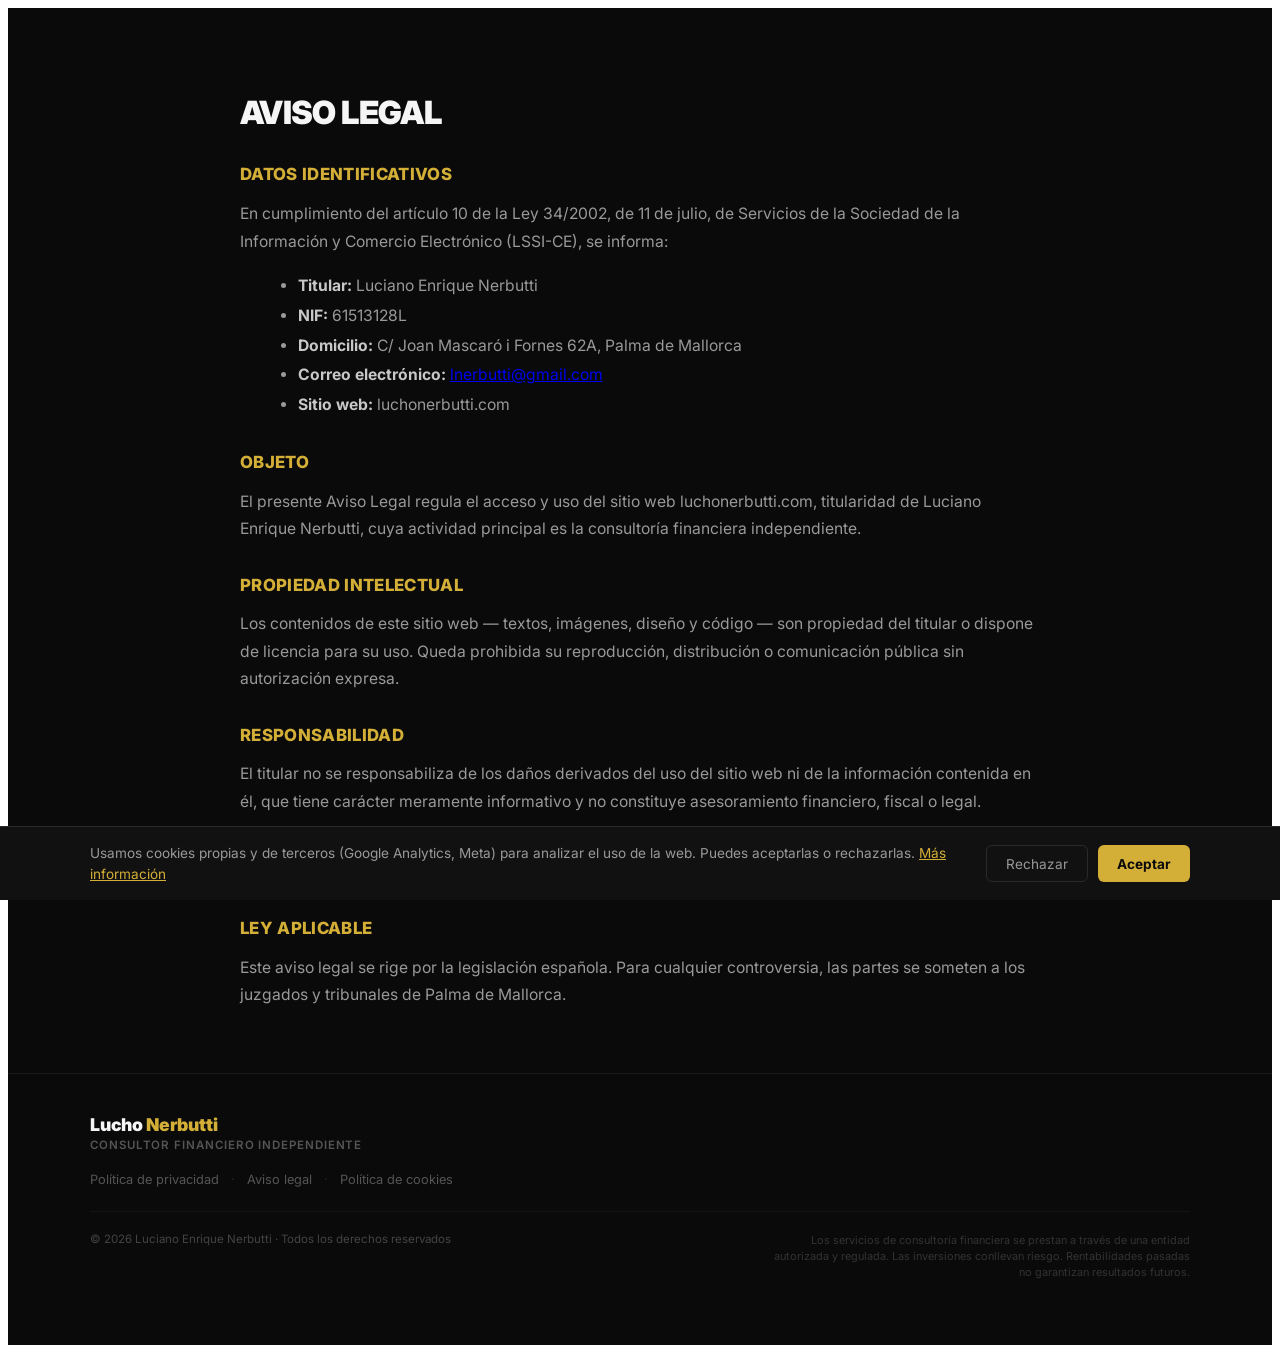
<file: aviso-legal.html>
<!DOCTYPE html>
<html lang="es">
<head>
<meta charset="UTF-8">
<meta name="viewport" content="width=device-width, initial-scale=1.0, viewport-fit=cover">
<title>Aviso Legal - Lucho Nerbutti</title>
<meta name="description" content="Aviso legal de luchonerbutti.com, sitio de Luciano Enrique Nerbutti, consultor financiero independiente.">
<link rel="canonical" href="https://luchonerbutti.com/aviso-legal/">
<meta property="og:locale" content="es_ES">
<meta property="og:type" content="article">
<meta property="og:title" content="Aviso Legal - Lucho Nerbutti">
<meta property="og:description" content="Aviso legal de luchonerbutti.com">
<meta property="og:url" content="https://luchonerbutti.com/aviso-legal/">
<meta property="og:site_name" content="Lucho Nerbutti">
<link rel="icon" href="/assets/favicon-32x32.png" sizes="32x32">
<link rel="icon" href="/assets/favicon-192x192.png" sizes="192x192">
<link rel="apple-touch-icon" href="/assets/favicon-180x180.png">
<link rel="preconnect" href="https://fonts.googleapis.com">
<link rel="preconnect" href="https://fonts.gstatic.com" crossorigin>
<link href="https://fonts.googleapis.com/css2?family=Inter:wght@400;500;600;700;800;900&display=swap" rel="stylesheet">
<link rel="stylesheet" href="/assets/shared.css">
</head>
<body>

<div id="legal-page">
  <div class="legal-wrap">
    <h1 class="legal-title">Aviso Legal</h1>

    <h2 class="legal-h2">Datos identificativos</h2>
    <p class="legal-p">En cumplimiento del artículo 10 de la Ley 34/2002, de 11 de julio, de Servicios de la Sociedad de la Información y Comercio Electrónico (LSSI-CE), se informa:</p>
    <ul class="legal-list">
      <li><strong>Titular:</strong> Luciano Enrique Nerbutti</li>
      <li><strong>NIF:</strong> 61513128L</li>
      <li><strong>Domicilio:</strong> C/ Joan Mascaró i Fornes 62A, Palma de Mallorca</li>
      <li><strong>Correo electrónico:</strong> <a href="mailto:lnerbutti@gmail.com">lnerbutti@gmail.com</a></li>
      <li><strong>Sitio web:</strong> luchonerbutti.com</li>
    </ul>

    <h2 class="legal-h2">Objeto</h2>
    <p class="legal-p">El presente Aviso Legal regula el acceso y uso del sitio web luchonerbutti.com, titularidad de Luciano Enrique Nerbutti, cuya actividad principal es la consultoría financiera independiente.</p>

    <h2 class="legal-h2">Propiedad intelectual</h2>
    <p class="legal-p">Los contenidos de este sitio web — textos, imágenes, diseño y código — son propiedad del titular o dispone de licencia para su uso. Queda prohibida su reproducción, distribución o comunicación pública sin autorización expresa.</p>

    <h2 class="legal-h2">Responsabilidad</h2>
    <p class="legal-p">El titular no se responsabiliza de los daños derivados del uso del sitio web ni de la información contenida en él, que tiene carácter meramente informativo y no constituye asesoramiento financiero, fiscal o legal.</p>
    <p class="legal-p">Los servicios de consultoría financiera se prestan a través de entidad autorizada y regulada. Las inversiones conllevan riesgo. Las rentabilidades pasadas no garantizan resultados futuros.</p>

    <h2 class="legal-h2">Ley aplicable</h2>
    <p class="legal-p">Este aviso legal se rige por la legislación española. Para cualquier controversia, las partes se someten a los juzgados y tribunales de Palma de Mallorca.</p>
  </div>

  <div id="ln-footer">
    <div class="ln-footer-wrap">
      <div class="ln-footer-top">
        <div class="ln-footer-nombre">Lucho <span>Nerbutti</span></div>
        <div class="ln-footer-cargo">Consultor Financiero Independiente</div>
      </div>
      <div class="ln-footer-legal-row">
        <a href="/politica-de-privacidad/" class="ln-footer-legal-link">Política de privacidad</a>
        <span class="ln-footer-sep">·</span>
        <a href="/aviso-legal/" class="ln-footer-legal-link">Aviso legal</a>
        <span class="ln-footer-sep">·</span>
        <a href="/politica-de-cookies/" class="ln-footer-legal-link">Política de cookies</a>
      </div>
      <div class="ln-footer-bottom">
        <div class="ln-footer-copyright">© 2026 Luciano Enrique Nerbutti · Todos los derechos reservados</div>
        <div class="ln-footer-disclaimer">Los servicios de consultoría financiera se prestan a través de una entidad autorizada y regulada. Las inversiones conllevan riesgo. Rentabilidades pasadas no garantizan resultados futuros.</div>
      </div>
    </div>
  </div>
</div>

<script src="/assets/cookie-consent.js"></script>
</body>
</html>
</file>
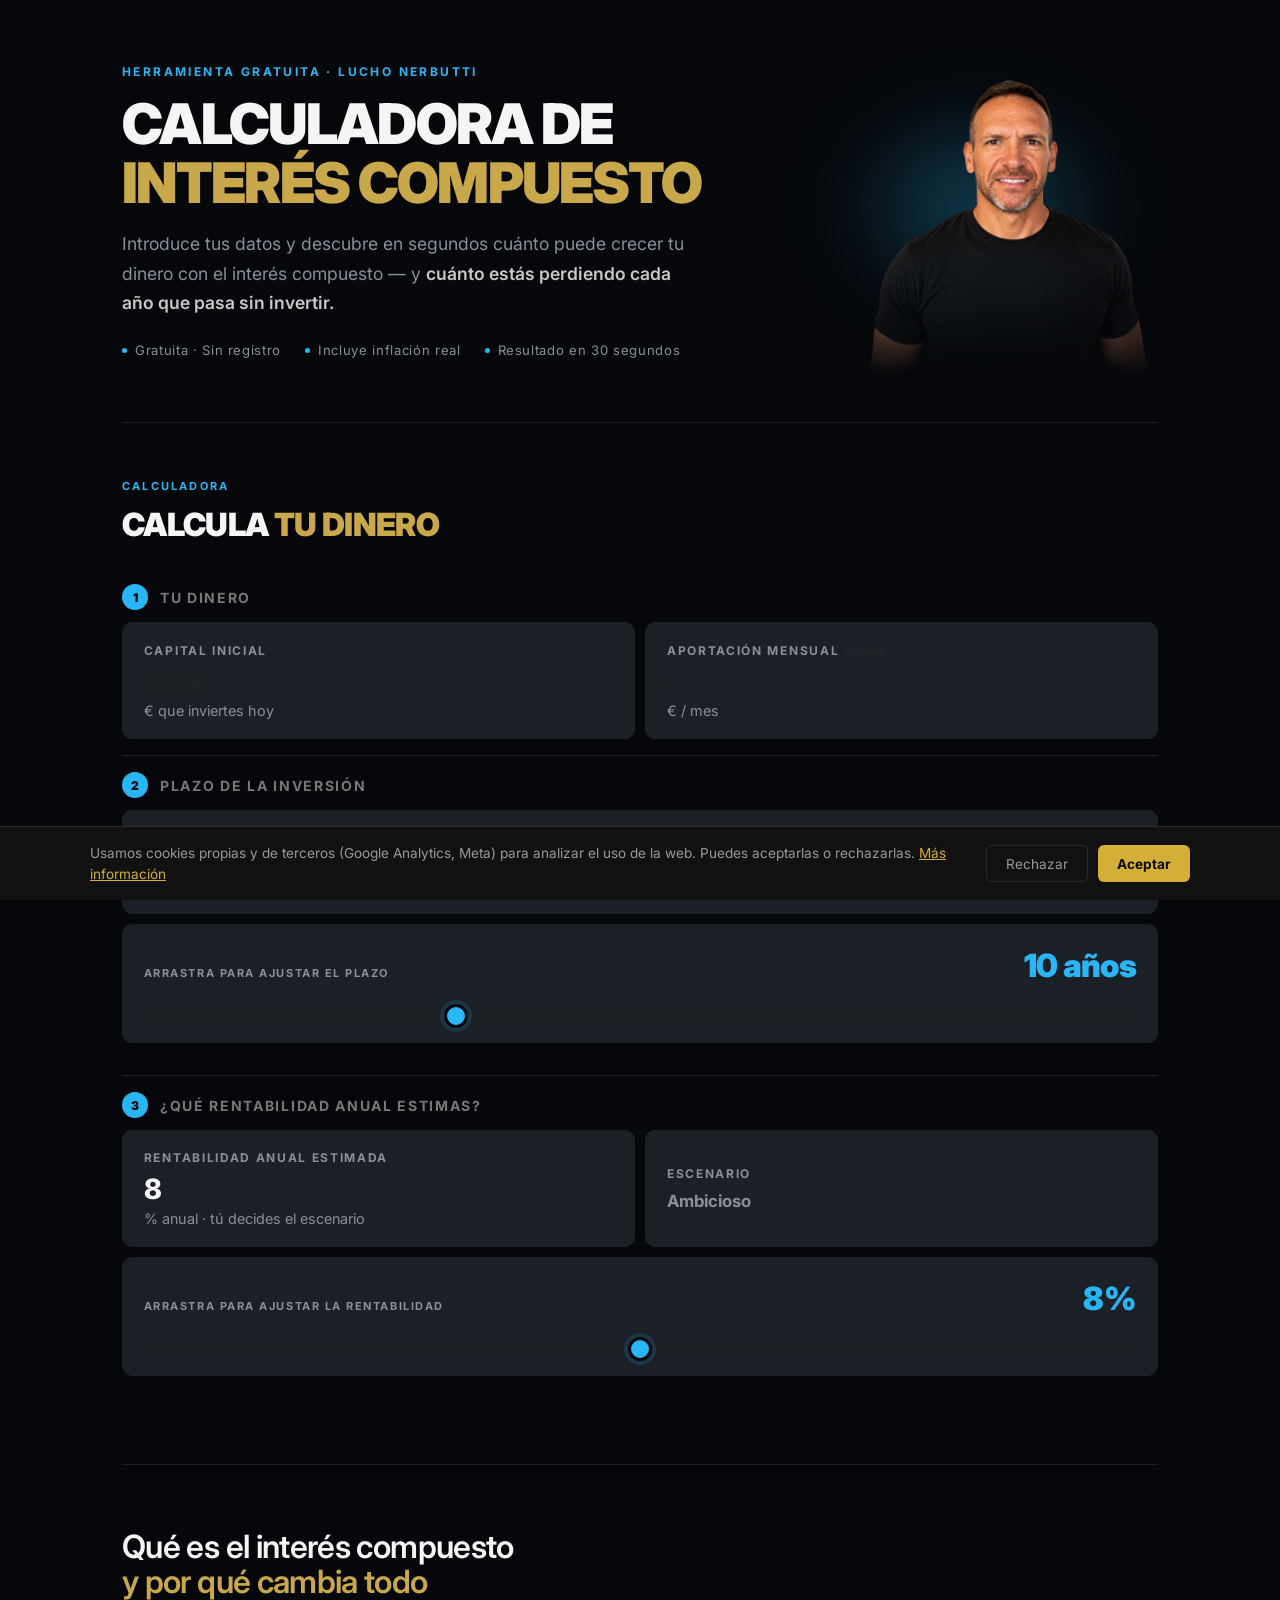
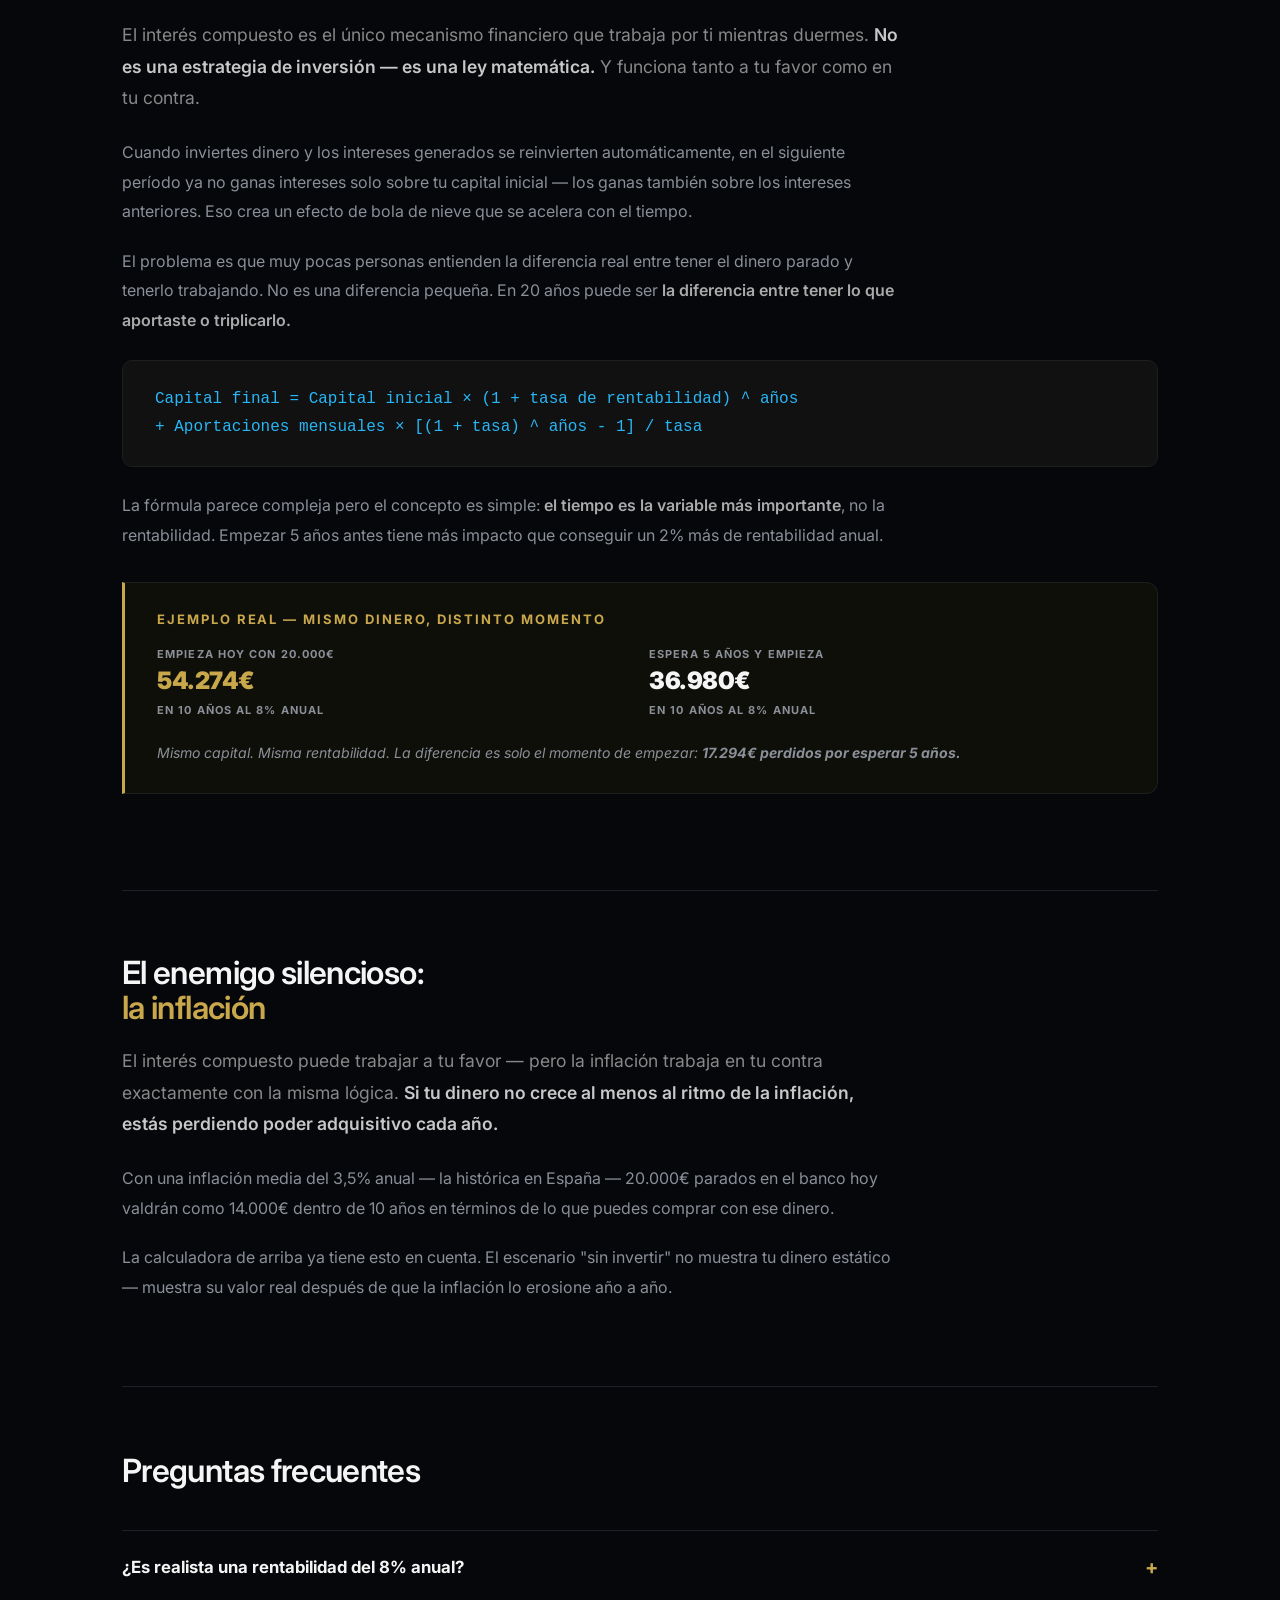
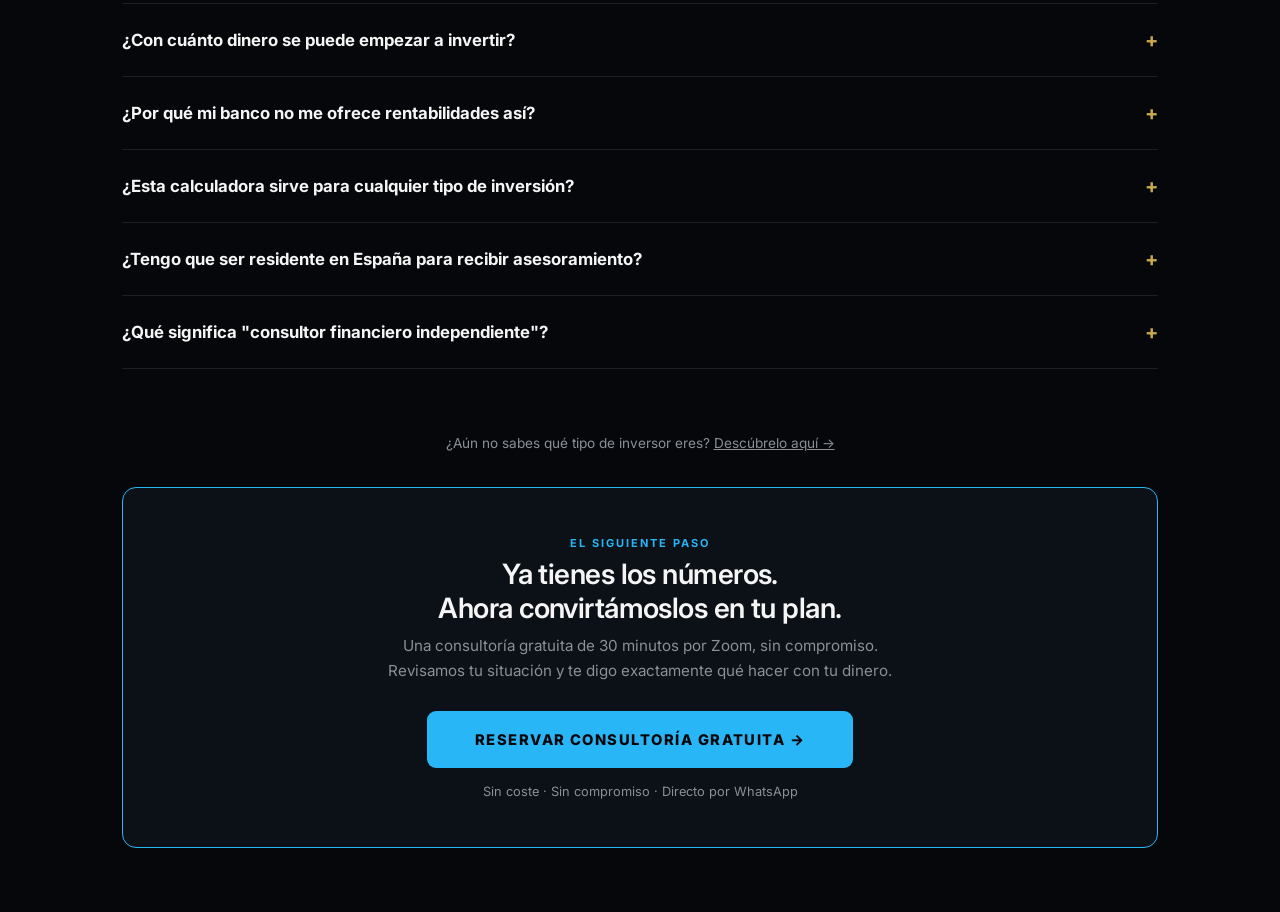
<file: calculadora-interes-compuesto.html>
<!DOCTYPE html>
<html lang="es">
<head>
<meta charset="UTF-8">
<meta name="viewport" content="width=device-width, initial-scale=1.0, viewport-fit=cover">

<title>Calculadora Interés Compuesto Gratis · Lucho Nerbutti</title>
<meta name="description" content="Calculadora interes compuesto gratuita. Descubre cuánto puede crecer tu dinero y cuánto pierdes cada año sin invertir. Inflación incluida.">
<link rel="canonical" href="https://luchonerbutti.com/calculadora-interes-compuesto/">
<meta property="og:locale" content="es_ES">
<meta property="og:type" content="article">
<meta property="og:title" content="Calculadora Interés Compuesto Gratis · Lucho Nerbutti">
<meta property="og:description" content="Calculadora interes compuesto gratuita. Descubre cuánto puede crecer tu dinero y cuánto pierdes cada año sin invertir. Inflación incluida.">
<meta property="og:url" content="https://luchonerbutti.com/calculadora-interes-compuesto/">
<meta property="og:site_name" content="Lucho Nerbutti">
<meta property="og:image" content="/assets/og-calculadora.png">
<meta property="og:image:width" content="1200">
<meta property="og:image:height" content="630">

<link rel="icon" href="/assets/favicon-32x32.png" sizes="32x32">
<link rel="icon" href="/assets/favicon-192x192.png" sizes="192x192">
<link rel="apple-touch-icon" href="/assets/favicon-180x180.png">

<link rel="stylesheet" href="/assets/shared.css">
<link rel="preconnect" href="https://fonts.googleapis.com"><link rel="preconnect" href="https://fonts.gstatic.com" crossorigin><link href="https://fonts.googleapis.com/css2?family=Inter:wght@400;500;600;700;800;900&display=swap" rel="stylesheet"><style>* { box-sizing: border-box; margin: 0; padding: 0; }html, body { background: #05070a; overflow-x: hidden; }#calc-page {  font-family: 'Inter', sans-serif;  background: #05070a;  color: #f5f5f5;  width: 100%;}.calc-wrap { width: 100%; max-width: 1100px; margin: 0 auto; padding: 0 2rem; }.calc-hero { padding: 4rem 0 3rem; border-bottom: 1px solid #1b2027; }.calc-hero-inner { display: flex; align-items: flex-end; justify-content: space-between; gap: 2rem; }.calc-hero-text { flex: 1 1 55%; padding-bottom: 1rem; }.calc-hero-photo { flex: 0 0 35%; display: flex; align-items: flex-end; justify-content: flex-end; }.calc-hero-photo img { width: 100%; max-width: 300px; height: auto; object-fit: contain; display: block; mask-image: linear-gradient(to bottom, black 55%, transparent 100%); -webkit-mask-image: linear-gradient(to bottom, black 55%, transparent 100%); }.calc-hero-eyebrow { font-size: 12px; color: #8a8f98; letter-spacing: 0.2em; text-transform: uppercase; font-weight: 700; margin-bottom: 1rem; }.calc-hero-h1 { font-size: 3.5rem; font-weight: 900; line-height: 1.05; letter-spacing: -0.03em; color: #f5f5f5; margin-bottom: 1rem; text-transform: uppercase; }.calc-hero-h1 em { font-style: normal; color: #c9a84c; }.calc-hero-sub { font-size: 1.1rem; color: #8a8f98; line-height: 1.7; max-width: 580px; margin-bottom: 1.5rem; }.calc-hero-sub strong { color: #c8c8c8; font-weight: 600; }.calc-hero-meta { display: flex; align-items: center; gap: 1.5rem; flex-wrap: wrap; }.calc-hero-meta-item { display: flex; align-items: center; gap: 0.5rem; font-size: 0.82rem; color: #8a8f98; letter-spacing: 0.05em; }.calc-hero-meta-dot { width: 5px; height: 5px; border-radius: 50%; background: #c9a84c; flex-shrink: 0; }.calc-tool-section { padding: 3.5rem 0; border-bottom: 1px solid #1b2027; }.calc-tool-label { font-size: 11px; color: #29B6F6; letter-spacing: 0.2em; text-transform: uppercase; font-weight: 700; margin-bottom: 0.75rem; }.calc-tool-title { font-size: 2rem; font-weight: 900; letter-spacing: -0.02em; color: #f5f5f5; margin-bottom: 2.5rem; text-transform: uppercase; }.calc-tool-title em { font-style: normal; color: #c9a84c; }.sim-grid { display: grid; grid-template-columns: 1fr 1fr; gap: 0.65rem; }.sim-grid.one { grid-template-columns: 1fr; }.sim-section { margin-bottom: 0.85rem; }.sim-section-head { display: flex; align-items: center; gap: 0.75rem; margin-bottom: 0.75rem; }.sim-section-num { width: 26px; height: 26px; border-radius: 50%; background: #29B6F6; color: #05070a; font-size: 12px; font-weight: 900; display: flex; align-items: center; justify-content: center; flex-shrink: 0; }.sim-section-title { font-size: 14px; color: #777; letter-spacing: 0.12em; text-transform: uppercase; font-weight: 700; }.sim-field { background: #1b2027; border: 1px solid #1b2027; border-radius: 10px; padding: 1.2rem 1.3rem; transition: border-color 0.2s; }.sim-field:focus-within { border-color: #29B6F6; }.sim-field label { display: block; font-size: 12px; color: #8a8f98; letter-spacing: 0.14em; text-transform: uppercase; font-weight: 700; margin-bottom: 0.4rem; }.sim-field input { background: none; border: none; outline: none; color: #f5f5f5; font-size: 1.75rem; font-weight: 800; width: 100%; font-family: 'Inter', sans-serif; letter-spacing: -0.02em; }.sim-field input::placeholder { color: #222; font-weight: 500; font-size: 1.3rem; }.sim-field .unit { font-size: 0.9rem; color: #8a8f98; margin-top: 0.25rem; }.sim-divider { height: 1px; background: #1b2027; margin: 1rem 0; }.sim-slider-wrap { background: #1b2027; border: 1px solid #1b2027; border-radius: 10px; padding: 1.3rem; margin-top: 0.65rem; margin-bottom: 2rem; }.sim-slider-head { display: flex; justify-content: space-between; align-items: baseline; gap: 1rem; margin-bottom: 1rem; }.sim-slider-head .lbl { font-size: 11px; color: #8a8f98; letter-spacing: 0.14em; text-transform: uppercase; font-weight: 700; }.sim-slider-head .val { font-size: 2rem; font-weight: 900; color: #29B6F6; letter-spacing: -0.02em; white-space: nowrap; }.sim-slider { -webkit-appearance: none; width: 100%; height: 2px; background: #222; outline: none; border-radius: 2px; }.sim-slider::-webkit-slider-thumb { -webkit-appearance: none; width: 24px; height: 24px; border-radius: 50%; background: #29B6F6; cursor: pointer; border: 3px solid #05070a; box-shadow: 0 0 0 4px rgba(41,182,246,0.15); }.sim-rent-nota { display: none; background: #0c0c00; border-left: 2px solid #c9a84c; border-radius: 0 8px 8px 0; padding: 0.75rem 1rem; font-size: 0.9rem; color: #c9a84c; line-height: 1.6; margin-bottom: 1.5rem; }.sim-result { display: none; }.sim-result.visible { display: block; animation: fadeIn 0.4s ease; }.sim-historica { display: none; background: #0a0a00; border: 1px solid #2a2000; border-radius: 10px; padding: 1.25rem 1.4rem; margin-bottom: 1.5rem; }.sim-historica-label { font-size: 12px; color: #b8920a; letter-spacing: 0.14em; text-transform: uppercase; font-weight: 700; margin-bottom: 0.4rem; }.sim-historica-value { font-size: 2.5rem; font-weight: 900; color: #c9a84c; letter-spacing: -0.02em; margin-bottom: 0.25rem; }.sim-historica-sub { font-size: 1rem; color: #8a6a20; line-height: 1.5; }.sim-cards { display: grid; grid-template-columns: 1fr 1fr 1fr; gap: 0.55rem; margin-bottom: 1rem; }.sim-card { background: #1b2027; border: 1px solid #1b2027; border-radius: 10px; padding: 1.3rem 1rem; text-align: center; }.sim-card.win { background: #0c0c00; border-color: #c9a84c; }.sim-card-lbl { font-size: 12px; color: #888; letter-spacing: 0.1em; text-transform: uppercase; font-weight: 700; margin-bottom: 0.65rem; line-height: 1.4; }.sim-card.win .sim-card-lbl { color: #b8920a; }.sim-card-val { font-size: 1.65rem; font-weight: 900; color: #e8e8e8; letter-spacing: -0.03em; line-height: 1; }.sim-card.win .sim-card-val { color: #c9a84c; font-size: 1.75rem; }.sim-card-sub { font-size: 0.85rem; color: #8a8f98; margin-top: 0.45rem; line-height: 1.35; }.sim-card.win .sim-card-sub { color: #7a5a10; }.sim-diff { background: #c9a84c; border-radius: 12px; padding: 1.75rem 2rem; margin-bottom: 1.75rem; display: flex; align-items: center; justify-content: space-between; gap: 1rem; }.sim-diff-eyebrow { font-size: 12px; color: #3a2a00; letter-spacing: 0.14em; text-transform: uppercase; font-weight: 700; margin-bottom: 0.35rem; }.sim-diff-label { font-size: 1.05rem; font-weight: 700; color: #05070a; line-height: 1.3; }.sim-diff-number { font-size: 3rem; font-weight: 900; color: #05070a; white-space: nowrap; letter-spacing: -0.04em; flex-shrink: 0; }.sim-msg-wrap { margin-bottom: 2rem; }.sim-msg-highlight { font-size: 1.25rem; font-weight: 800; color: #f5f5f5; line-height: 1.4; margin-bottom: 0.6rem; }.sim-msg-highlight em { font-style: normal; color: #c9a84c; }.sim-msg-body { font-size: 1rem; color: #8a8f98; line-height: 1.8; }.sim-persuasion { margin-bottom: 2rem; }.sim-persuasion-main { font-size: 1.2rem; font-weight: 800; color: #f5f5f5; line-height: 1.4; margin-bottom: 0.5rem; }.sim-persuasion-sub { font-size: 0.95rem; color: #8a8f98; line-height: 1.8; }.sim-grafico-wrap { margin-bottom: 1.25rem; }.sim-grafico-titulo { font-size: 11px; color: #888; letter-spacing: 0.14em; text-transform: uppercase; font-weight: 700; margin-bottom: 1rem; }.sim-grafico-leyenda { display: flex; gap: 1.5rem; margin-bottom: 1rem; flex-wrap: wrap; }.sim-leyenda-item { display: flex; align-items: center; gap: 0.4rem; font-size: 0.82rem; color: #888; }.sim-leyenda-dot { width: 10px; height: 10px; border-radius: 2px; flex-shrink: 0; }.sim-grafico-canvas-wrap { position: relative; height: 180px; display: flex; align-items: flex-end; gap: 4px; padding-bottom: 24px; border-bottom: 1px solid #1b2027; }.sim-barra-wrap { flex: 1; display: flex; flex-direction: column; align-items: center; justify-content: flex-end; height: 100%; position: relative; }.sim-barra-stack { width: 100%; display: flex; flex-direction: column; justify-content: flex-end; border-radius: 3px 3px 0 0; overflow: hidden; }.sim-barra-stack:hover { opacity: 0.85; }.sim-barra-intereses { background: #29B6F6; width: 100%; }.sim-barra-capital { background: #2a2a2a; width: 100%; }.sim-barra-label { position: absolute; bottom: -20px; font-size: 8px; color: #8a8f98; white-space: nowrap; }.sim-badge-inflacion { display: none; background: rgba(140,20,20,0.9); border: 1px solid #ff4444; border-radius: 7px; padding: 0.5rem 0.9rem; margin-bottom: 0.75rem; width: fit-content; }.sim-badge-inflacion-label { font-size: 9px; color: rgba(255,200,200,0.8); letter-spacing: 0.1em; text-transform: uppercase; font-weight: 700; margin-bottom: 0.15rem; }.sim-badge-inflacion-value { font-size: 1rem; font-weight: 900; color: #fff; letter-spacing: -0.02em; line-height: 1; }.sim-linea-inflacion { position: absolute; left: 0; right: 0; border-top: 2px dashed #ff4444; pointer-events: none; z-index: 2; }.sim-desglose-toggle { display: flex; align-items: center; gap: 0.5rem; cursor: pointer; user-select: none; padding: 0.85rem 0; border-top: 1px solid #1b2027; border-bottom: 1px solid #1b2027; margin-bottom: 1.25rem; }.sim-desglose-toggle-icon { width: 20px; height: 20px; border-radius: 50%; background: #1b2027; display: flex; align-items: center; justify-content: center; font-size: 11px; color: #29B6F6; flex-shrink: 0; transition: background 0.2s; }.sim-desglose-toggle:hover .sim-desglose-toggle-icon { background: #c9a84c; color: #05070a; }.sim-desglose-toggle-label { font-size: 12px; color: #888; letter-spacing: 0.12em; text-transform: uppercase; font-weight: 700; }.sim-tabla { display: none; width: 100%; border-collapse: collapse; margin-bottom: 1.5rem; }.sim-tabla.visible { display: table; }.sim-tabla th { font-size: 10px; color: #8a8f98; letter-spacing: 0.12em; text-transform: uppercase; font-weight: 700; padding: 0.5rem 0.75rem; text-align: right; border-bottom: 1px solid #1b2027; }.sim-tabla th:first-child { text-align: left; }.sim-tabla td { font-size: 0.88rem; color: #888; padding: 0.65rem 0.75rem; text-align: right; border-bottom: 1px solid #111; }.sim-tabla td:first-child { text-align: left; color: #8a8f98; }.sim-tabla td.dorado { color: #c9a84c; font-weight: 700; }.sim-tabla td.blanco { color: #f5f5f5; font-weight: 700; }.sim-tabla tr:last-child td { border-bottom: none; }.sim-disclaimer { font-size: 0.75rem; color: #222; line-height: 1.6; text-align: center; margin-top: 1rem; }@keyframes fadeIn { from { opacity:0; transform:translateY(8px); } to { opacity:1; transform:translateY(0); } }.calc-cta-mid { background: #111; border: 1px solid #c9a84c; border-radius: 14px; padding: 2rem; text-align: center; margin-top: 2.5rem; }.calc-cta-mid-eyebrow { font-size: 11px; color: #c9a84c; letter-spacing: 0.18em; text-transform: uppercase; font-weight: 700; margin-bottom: 0.5rem; }.calc-cta-mid-title { font-size: 1.4rem; font-weight: 600; color: #f5f5f5; margin-bottom: 0.4rem; line-height: 1.2; letter-spacing: -0.01em; }.calc-cta-mid-sub { font-size: 0.92rem; color: #8a8f98; margin-bottom: 1.4rem; line-height: 1.6; }.calc-cta-mid-btn { display: inline-block; background: #c9a84c; color: #05070a; border: none; border-radius: 8px; padding: 1rem 2.5rem; font-size: 0.88rem; font-weight: 800; letter-spacing: 0.1em; text-transform: uppercase; cursor: pointer; text-decoration: none; font-family: 'Inter', sans-serif; transition: background 0.2s, transform 0.1s; }.calc-cta-mid-btn:hover { background: #e6c44a; transform: translateY(-1px); }.calc-content-section { padding: 4rem 0; border-bottom: 1px solid #1b2027; }.calc-h2 { font-size: 2rem; font-weight: 600; letter-spacing: -0.02em; color: #f5f5f5; margin-bottom: 1.25rem; line-height: 1.1; }.calc-h2 em { font-style: normal; color: #c9a84c; }.calc-lead { font-size: 1.1rem; color: #888; line-height: 1.8; margin-bottom: 1.5rem; max-width: 780px; }.calc-lead strong { color: #c8c8c8; font-weight: 600; }.calc-p { font-size: 1rem; color: #8a8f98; line-height: 1.85; margin-bottom: 1.25rem; max-width: 780px; }.calc-p strong { color: #aaa; font-weight: 600; }.calc-ejemplo { background: #0f0f0a; border: 1px solid #1e1e1e; border-left: 3px solid #c9a84c; border-radius: 0 12px 12px 0; padding: 1.75rem 2rem; margin: 2rem 0; }.calc-ejemplo-title { font-size: 13px; color: #c9a84c; letter-spacing: 0.15em; text-transform: uppercase; font-weight: 700; margin-bottom: 1.25rem; }.calc-ejemplo-grid { display: grid; grid-template-columns: 1fr 1fr; gap: 1rem; }.calc-ejemplo-label { font-size: 11px; color: #8a8f98; letter-spacing: 0.1em; text-transform: uppercase; font-weight: 700; margin-bottom: 0.3rem; }.calc-ejemplo-value { font-size: 1.5rem; font-weight: 900; color: #f5f5f5; letter-spacing: -0.02em; }.calc-ejemplo-value.dorado { color: #c9a84c; }.calc-ejemplo-nota { font-size: 0.88rem; color: #8a8f98; margin-top: 1.25rem; line-height: 1.6; font-style: italic; }.calc-formula { background: #111; border: 1px solid #1e1e1e; border-radius: 10px; padding: 1.5rem 2rem; margin: 1.5rem 0; font-family: monospace; font-size: 1rem; color: #29B6F6; line-height: 1.8; }.calc-faq { padding: 4rem 0; }.calc-faq-title { font-size: 2rem; font-weight: 600; letter-spacing: -0.02em; color: #f5f5f5; margin-bottom: 2.5rem; }.calc-faq-item { border-bottom: 1px solid #1b2027; padding: 1.5rem 0; cursor: pointer; }.calc-faq-item:first-of-type { border-top: 1px solid #1b2027; }.calc-faq-q { font-size: 1.05rem; font-weight: 700; color: #f5f5f5; display: flex; justify-content: space-between; align-items: center; gap: 1rem; user-select: none; }.calc-faq-q-icon { color: #c9a84c; font-size: 1.25rem; flex-shrink: 0; transition: transform 0.25s; }.calc-faq-item.open .calc-faq-q-icon { transform: rotate(45deg); }.calc-faq-a { display: none; font-size: 0.95rem; color: #8a8f98; line-height: 1.8; margin-top: 1rem; max-width: 780px; }.calc-faq-a strong { color: #aaa; font-weight: 600; }.calc-faq-item.open .calc-faq-a { display: block; }.calc-cta-final { background: #0c1017; border: 1px solid #29B6F6; border-radius: 14px; padding: 3rem 2rem; text-align: center; margin: 2rem 0 4rem; }.calc-cta-final-eyebrow { font-size: 11px; color: #29B6F6; letter-spacing: 0.18em; text-transform: uppercase; font-weight: 700; margin-bottom: 0.5rem; }.calc-cta-final-title { font-size: 1.75rem; font-weight: 600; color: #f5f5f5; margin-bottom: 0.5rem; line-height: 1.2; letter-spacing: -0.02em; }.calc-cta-final-sub { font-size: 0.95rem; color: #8a8f98; margin-bottom: 1.75rem; line-height: 1.65; }.calc-cta-final-btn { display: inline-block; background: #29B6F6; color: #05070a; border: none; border-radius: 9px; padding: 1.2rem 3rem; font-size: 0.92rem; font-weight: 800; letter-spacing: 0.1em; text-transform: uppercase; cursor: pointer; text-decoration: none; font-family: 'Inter', sans-serif; transition: background 0.2s, transform 0.15s; }.calc-cta-final-btn:hover { background: #4fc3f7; transform: translateY(-2px); }.calc-cta-final-guarantee { font-size: 0.8rem; color: #8a8f98; margin-top: 1rem; }@media (max-width: 768px) {  .calc-hero { padding: 2.5rem 0 2rem; }  .calc-hero-inner { flex-direction: column-reverse; align-items: center; gap: 0; }  .calc-hero-photo { width: 55%; max-width: 200px; margin: 0 auto 1rem; justify-content: center; }  .calc-hero-photo img { max-width: 100%; }  .calc-hero-text { width: 100%; padding-bottom: 2rem; }  .calc-hero-h1 { font-size: 2.25rem; }  .calc-hero-sub { font-size: 1rem; }  .calc-tool-section { padding: 2.5rem 0; }  .calc-tool-title { font-size: 1.6rem; }  .sim-grid { grid-template-columns: 1fr !important; }  .sim-cards { grid-template-columns: 1fr; }  .sim-diff { flex-direction: column; text-align: center; }  .sim-diff-number { font-size: 2.5rem; }  .calc-h2 { font-size: 1.6rem; }  .calc-ejemplo-grid { grid-template-columns: 1fr; }  .calc-faq-title { font-size: 1.6rem; }  .calc-cta-final { padding: 2rem 1.25rem; }  .calc-cta-final-title { font-size: 1.4rem; }  .calc-cta-final-btn { font-size: 0.88rem; padding: 1rem 1.5rem; }  .calc-wrap { padding: 0 1.25rem; }}
/* ===== Identidad visual override ===== */
:root{--sky:#29B6F6;--gold:#C9A84C;}
.calc-hero-eyebrow,.calc-tool-label{color:var(--sky)!important;}
.calc-hero-meta-dot{background:var(--sky)!important;}
.calc-cta-mid-btn{background:var(--sky)!important;color:#05070a!important;box-shadow:0 8px 30px -8px rgba(41,182,246,0.5);}
.calc-cta-mid-btn:hover{background:#4fc3f7!important;}
.calc-cta-mid{border-color:#1b2027!important;background:#0c1017!important;}




.calc-hero-photo{position:relative;}
.calc-hero-photo::before{content:'';position:absolute;top:8%;left:50%;transform:translateX(-50%);width:80%;height:70%;background:radial-gradient(ellipse at center,rgba(41,182,246,0.4) 0%,transparent 68%);filter:blur(40px);z-index:0;pointer-events:none;}
.calc-hero-photo img{position:relative;z-index:1;}

</style>
</head>
<body>
<div id="calc-page">  <div class="calc-wrap">    <div class="calc-hero">      <div class="calc-hero-inner">        <div class="calc-hero-text">          <div class="calc-hero-eyebrow">Herramienta gratuita · Lucho Nerbutti</div>          <h1 class="calc-hero-h1">CALCULADORA DE<br><em>INTERÉS COMPUESTO</em></h1>          <p class="calc-hero-sub">            Introduce tus datos y descubre en segundos cuánto puede crecer tu dinero con el interés compuesto —            y <strong>cuánto estás perdiendo cada año que pasa sin invertir.</strong>          </p>          <div class="calc-hero-meta">            <div class="calc-hero-meta-item"><div class="calc-hero-meta-dot"></div>Gratuita · Sin registro</div>            <div class="calc-hero-meta-item"><div class="calc-hero-meta-dot"></div>Incluye inflación real</div>            <div class="calc-hero-meta-item"><div class="calc-hero-meta-dot"></div>Resultado en 30 segundos</div>          </div>        </div>        <div class="calc-hero-photo">          <img decoding="async" src="/assets/perfil-lucho.png" alt="Lucho Nerbutti · Consultor Financiero Independiente" />        </div>      </div>    </div>  </div>  <div class="calc-wrap">    <div class="calc-tool-section">      <div class="calc-tool-label">Calculadora</div>      <div class="calc-tool-title">CALCULA <em>TU DINERO</em></div>      <div class="sim-section">        <div class="sim-section-head"><div class="sim-section-num">1</div><div class="sim-section-title">Tu dinero</div></div>        <div class="sim-grid">          <div class="sim-field"><label>Capital inicial</label><input type="text" id="sim-capital" placeholder="20.000" inputmode="numeric" oninput="fmtInputLive(this);calcular()"/><div class="unit">€ que inviertes hoy</div></div>          <div class="sim-field"><label>Aportación mensual <span style="color:#2a2a2a;font-weight:400;text-transform:none;letter-spacing:0;font-size:9px">(opcional)</span></label><input type="text" id="sim-mensual" placeholder="0" inputmode="numeric" oninput="fmtInputLive(this);calcular()"/><div class="unit">€ / mes</div></div>        </div>      </div>            <div class="sim-divider"></div>      <div class="sim-section">        <div class="sim-section-head"><div class="sim-section-num">2</div><div class="sim-section-title">Plazo de la inversión</div></div>        <div class="sim-grid one">          <div class="sim-field" style="display:flex;flex-direction:column;justify-content:center"><label>Proyección a futuro</label><div style="font-size:2rem;font-weight:900;color:#f5f5f5;letter-spacing:-0.02em;margin-top:0.2rem" id="sim-anios-display">10 años</div></div>        </div>        <div class="sim-slider-wrap">          <div class="sim-slider-head"><span class="lbl">Arrastra para ajustar el plazo</span><span class="val" id="sim-anios-label">10 años</span></div>          <input type="range" class="sim-slider" id="sim-anios" min="1" max="30" value="10" oninput="updateSlider();calcular()"/>        </div>      </div>      <div class="sim-divider"></div>      <div class="sim-section">        <div class="sim-section-head"><div class="sim-section-num">3</div><div class="sim-section-title">¿Qué rentabilidad anual estimas?</div></div>        <div class="sim-grid">          <div class="sim-field"><label>Rentabilidad anual estimada</label><input type="text" id="sim-rentabilidad" value="8" inputmode="decimal" oninput="syncRentDesdeCampo();calcular()"/><div class="unit">% anual · tú decides el escenario</div></div>          <div class="sim-field" style="display:flex;flex-direction:column;justify-content:center"><label>Escenario</label><div style="font-size:1.05rem;font-weight:700;color:#8a8f98;margin-top:0.2rem" id="sim-rent-escenario">Ambicioso</div></div>        </div>        <div class="sim-slider-wrap">          <div class="sim-slider-head"><span class="lbl">Arrastra para ajustar la rentabilidad</span><span class="val" id="sim-rent-label">8%</span></div>          <input type="range" class="sim-slider" id="sim-rent-slider" min="1" max="15" step="0.5" value="8" oninput="syncRentDesdeSlider();calcular()"/>        </div>      </div>      <div class="sim-result" id="sim-result">        <div class="sim-rent-nota" id="sim-rent-nota"></div>        <div style="border-top:1px solid #1b2027;margin:2.5rem 0 2rem;padding-top:2.5rem;text-align:center">          <div style="font-size:11px;color:#c9a84c;letter-spacing:.2em;text-transform:uppercase;font-weight:700;margin-bottom:.6rem">El otro lado</div>          <div style="font-size:1.6rem;font-weight:900;letter-spacing:-.02em;color:#f5f5f5">¿Y cuánto te cuesta <span style="color:#c9a84c">NO invertir?</span></div>          <div style="color:#8a8f98;font-size:.95rem;margin-top:.5rem;max-width:520px;margin-left:auto;margin-right:auto;line-height:1.6">Ese mismo dinero, si se queda parado, pierde valor por la inflación. Dime tu edad y te enseño lo que te estás jugando.</div>        </div>        <div class="sim-grid" style="margin-bottom:1.5rem">          <div class="sim-field"><label>Tu edad</label><input type="number" id="sim-edad" placeholder="35" min="18" max="70" oninput="calcular()"/><div class="unit">años</div></div>          <div class="sim-field"><label>Años que lleva parado <span style="color:#2a2a2a;font-weight:400;text-transform:none;letter-spacing:0;font-size:9px">(opcional)</span></label><input type="number" id="sim-pasado" placeholder="0" min="0" max="30" oninput="calcular()"/><div class="unit">sin invertir</div></div>        </div>        <div class="sim-historica" id="sim-historica">          <div class="sim-historica-label">Ya has perdido hasta hoy</div>          <div class="sim-historica-value" id="hist-value">—</div>          <div class="sim-historica-sub" id="hist-sub"></div>        </div>        <div class="sim-cards">          <div class="sim-card"><div class="sim-card-lbl">Total que aportarás</div><div class="sim-card-val" id="card-aportado">—</div><div class="sim-card-sub">capital + aportaciones<br>sin rendimiento</div></div>          <div class="sim-card"><div class="sim-card-lbl">Valor real sin invertir</div><div class="sim-card-val" id="card-inflacion">—</div><div class="sim-card-sub">inflación 3,5% anual<br>poder adquisitivo real</div></div>          <div class="sim-card win"><div class="sim-card-lbl" id="card-rent-lbl">Invirtiendo al 8% anual</div><div class="sim-card-val" id="card-inversion">—</div><div class="sim-card-sub">interés compuesto<br>capital + aportaciones</div></div>        </div>        <div class="sim-grafico-wrap" id="sim-grafico-wrap" style="display:none">          <div class="sim-grafico-titulo">Evolución del capital por año</div>          <div class="sim-grafico-leyenda">            <div class="sim-leyenda-item"><div class="sim-leyenda-dot" style="background:#29B6F6"></div>Intereses generados</div>            <div class="sim-leyenda-item"><div class="sim-leyenda-dot" style="background:#2a2a2a"></div>Capital aportado</div>            <div class="sim-leyenda-item"><div class="sim-leyenda-dot" style="background:none;border-top:2px dashed #ff4444;width:16px;height:0;margin-top:5px"></div><span style="color:#ff4444;font-weight:700">Sin invertir</span></div>          </div>          <div class="sim-badge-inflacion" id="sim-badge-inflacion"><div class="sim-badge-inflacion-label">Sin invertir (con inflación)</div><div class="sim-badge-inflacion-value" id="sim-badge-inflacion-value">—</div></div>          <div class="sim-grafico-canvas-wrap" id="sim-grafico-canvas"></div>        </div>        <div class="sim-desglose-toggle" id="sim-desglose-toggle" style="display:none" onclick="toggleTabla()">          <div class="sim-desglose-toggle-icon" id="sim-desglose-icon">+</div>          <div class="sim-desglose-toggle-label">Ver desglose año a año</div>        </div>        <table class="sim-tabla" id="sim-tabla">          <thead><tr><th>Año</th><th>Interés del año</th><th>Interés acumulado</th><th>Capital total</th></tr></thead>          <tbody id="sim-tabla-body"></tbody>        </table>        <div class="sim-diff">          <div><div class="sim-diff-eyebrow">Lo que te estás perdiendo</div><div class="sim-diff-label" id="sim-diff-label">—</div></div>          <div class="sim-diff-number" id="sim-diff-number">—</div>        </div>        <div class="sim-msg-wrap">          <div class="sim-msg-highlight" id="sim-msg-highlight"></div>          <div class="sim-msg-body" id="sim-msg-body"></div>        </div>        <div class="sim-persuasion">          <div class="sim-persuasion-main">Estos números no son una proyección optimista. Son matemáticas.</div>          <div class="sim-persuasion-sub">La única variable que puedes controlar es cuándo empiezas. Cada mes que pasa sin un plan es un mes de interés compuesto que no se recupera.</div>        </div>        <div class="sim-disclaimer">* Simulación orientativa. Inflación aplicada: 3,5% anual. Rentabilidad de referencia variable según plazo. Las rentabilidades pasadas no garantizan rentabilidades futuras. Este simulador no constituye asesoramiento financiero.</div>        <div class="calc-cta-mid">          <div class="calc-cta-mid-eyebrow">Siguiente paso</div>          <div class="calc-cta-mid-title">Ya tienes los números. Ahora convierte eso en un plan real.</div>          <div class="calc-cta-mid-sub">30 minutos por Zoom · Sin compromiso · Sin coste<br>Si no veo cómo ayudarte, te lo digo en los primeros 10 minutos.</div>          <a href="#" id="calc-cta-mid-btn" class="calc-cta-mid-btn" target="_blank" rel="noopener">Reservar Mi Consultoría Gratuita</a>        </div>      </div>    </div>  </div>  <div class="calc-wrap">    <div class="calc-content-section">      <h2 class="calc-h2">Qué es el interés compuesto<br><em>y por qué cambia todo</em></h2>      <p class="calc-lead">El interés compuesto es el único mecanismo financiero que trabaja por ti mientras duermes. <strong>No es una estrategia de inversión — es una ley matemática.</strong> Y funciona tanto a tu favor como en tu contra.</p>      <p class="calc-p">Cuando inviertes dinero y los intereses generados se reinvierten automáticamente, en el siguiente período ya no ganas intereses solo sobre tu capital inicial — los ganas también sobre los intereses anteriores. Eso crea un efecto de bola de nieve que se acelera con el tiempo.</p>      <p class="calc-p">El problema es que muy pocas personas entienden la diferencia real entre tener el dinero parado y tenerlo trabajando. No es una diferencia pequeña. En 20 años puede ser <strong>la diferencia entre tener lo que aportaste o triplicarlo.</strong></p>      <div class="calc-formula">        Capital final = Capital inicial × (1 + tasa de rentabilidad) ^ años<br>        + Aportaciones mensuales × [(1 + tasa) ^ años - 1] / tasa      </div>      <p class="calc-p">La fórmula parece compleja pero el concepto es simple: <strong>el tiempo es la variable más importante</strong>, no la rentabilidad. Empezar 5 años antes tiene más impacto que conseguir un 2% más de rentabilidad anual.</p>      <div class="calc-ejemplo">        <div class="calc-ejemplo-title">Ejemplo real — mismo dinero, distinto momento</div>        <div class="calc-ejemplo-grid">          <div class="calc-ejemplo-item">            <div class="calc-ejemplo-label">Empieza hoy con 20.000€</div>            <div class="calc-ejemplo-value dorado">54.274€</div>            <div class="calc-ejemplo-label" style="margin-top:0.5rem">en 10 años al 8% anual</div>          </div>          <div class="calc-ejemplo-item">            <div class="calc-ejemplo-label">Espera 5 años y empieza</div>            <div class="calc-ejemplo-value">36.980€</div>            <div class="calc-ejemplo-label" style="margin-top:0.5rem">en 10 años al 8% anual</div>          </div>        </div>        <div class="calc-ejemplo-nota">Mismo capital. Misma rentabilidad. La diferencia es solo el momento de empezar: <strong>17.294€ perdidos por esperar 5 años.</strong></div>      </div>    </div>  </div>  <div class="calc-wrap">    <div class="calc-content-section">      <h2 class="calc-h2">El enemigo silencioso:<br><em>la inflación</em></h2>      <p class="calc-lead">El interés compuesto puede trabajar a tu favor — pero la inflación trabaja en tu contra exactamente con la misma lógica. <strong>Si tu dinero no crece al menos al ritmo de la inflación, estás perdiendo poder adquisitivo cada año.</strong></p>      <p class="calc-p">Con una inflación media del 3,5% anual — la histórica en España — 20.000€ parados en el banco hoy valdrán como 14.000€ dentro de 10 años en términos de lo que puedes comprar con ese dinero.</p>      <p class="calc-p">La calculadora de arriba ya tiene esto en cuenta. El escenario "sin invertir" no muestra tu dinero estático — muestra su valor real después de que la inflación lo erosione año a año.</p>    </div>  </div>  <div class="calc-wrap">    <div class="calc-faq">      <h2 class="calc-faq-title">Preguntas frecuentes</h2>      <div class="calc-faq-item" onclick="toggleFaq(this)">        <div class="calc-faq-q">¿Es realista una rentabilidad del 8% anual? <span class="calc-faq-q-icon">+</span></div>        <div class="calc-faq-a">El 8% es la rentabilidad histórica media de los mercados bursátiles globales a largo plazo — no es una promesa, es una referencia basada en datos históricos. <strong>Para horizontes de 5 años o menos la calculadora usa el 5%</strong>, que es más conservador y adecuado para plazos cortos. Las rentabilidades pasadas no garantizan resultados futuros.</div>      </div>      <div class="calc-faq-item" onclick="toggleFaq(this)">        <div class="calc-faq-q">¿Con cuánto dinero se puede empezar a invertir? <span class="calc-faq-q-icon">+</span></div>        <div class="calc-faq-a">Depende del tipo de inversión. Para un plan de ahorro periódico se puede empezar desde <strong>100€ al mes</strong>. Para una inversión con capital inicial, el mínimo varía según el producto. Lo importante no es el importe inicial — es la constancia y el tiempo.</div>      </div>      <div class="calc-faq-item" onclick="toggleFaq(this)">        <div class="calc-faq-q">¿Por qué mi banco no me ofrece rentabilidades así? <span class="calc-faq-q-icon">+</span></div>        <div class="calc-faq-a">Porque los bancos no ganan dinero cuando tú inviertes bien. Ganan dinero con los productos que te venden — y esos productos suelen tener comisiones altas y rentabilidades bajas. <strong>Un consultor financiero independiente no cobra comisiones de los productos que recomienda</strong> — cobra por el asesoramiento.</div>      </div>      <div class="calc-faq-item" onclick="toggleFaq(this)">        <div class="calc-faq-q">¿Esta calculadora sirve para cualquier tipo de inversión? <span class="calc-faq-q-icon">+</span></div>        <div class="calc-faq-a">Esta calculadora usa el modelo del interés compuesto con rentabilidad constante — es útil para tener una referencia, pero no simula la volatilidad real de los mercados ni productos específicos. <strong>Para una planificación financiera real</strong>, necesitas una consultoría personalizada.</div>      </div>      <div class="calc-faq-item" onclick="toggleFaq(this)">        <div class="calc-faq-q">¿Tengo que ser residente en España para recibir asesoramiento? <span class="calc-faq-q-icon">+</span></div>        <div class="calc-faq-a">Para la consultoría financiera de ahorro e inversión, sí. Sin embargo, <strong>hay opciones de inversión inmobiliaria internacional disponibles para cualquier país</strong>. Si no resides en España, contacta directamente para ver qué opciones hay para ti.</div>      </div>      <div class="calc-faq-item" onclick="toggleFaq(this)">        <div class="calc-faq-q">¿Qué significa "consultor financiero independiente"? <span class="calc-faq-q-icon">+</span></div>        <div class="calc-faq-a">Significa que no trabajo para ningún banco ni aseguradora. <strong>No tengo productos propios que vender.</strong> Los servicios de consultoría financiera se prestan a través de una entidad autorizada y regulada.</div>      </div>    </div>  </div>  <div class="calc-wrap">            <div style="text-align:center; margin-bottom: 2rem;">          <p style="font-size: 0.85rem; color: #8a8f98; line-height: 1.6;">            ¿Aún no sabes qué tipo de inversor eres?             <a href="/test-perfil-inversor-consultoria/" style="color: #8a8f98; text-decoration: underline; transition: color 0.2s;" onmouseover="this.style.color='#c9a84c'" onmouseout="this.style.color='#8a8f98'">Descúbrelo aquí →</a>          </p>        </div>  <div class="calc-cta-final">      <div class="calc-cta-final-eyebrow">El siguiente paso</div>      <div class="calc-cta-final-title">Ya tienes los números.<br>Ahora convirtámoslos en tu plan.</div>      <div class="calc-cta-final-sub">Una consultoría gratuita de 30 minutos por Zoom, sin compromiso.<br>Revisamos tu situación y te digo exactamente qué hacer con tu dinero.</div>      <a href="https://wa.me/34646604591?text=Hola%20Lucho%2C%20he%20usado%20tu%20calculadora%20de%20inter%C3%A9s%20compuesto%20y%20quiero%20reservar%20una%20consultor%C3%ADa%20gratuita%20para%20poner%20mi%20dinero%20a%20trabajar%20con%20un%20plan." target="_blank" rel="noopener" class="calc-cta-final-btn">Reservar consultoría gratuita →</a>      <div class="calc-cta-final-guarantee">Sin coste · Sin compromiso · Directo por WhatsApp</div>    </div>  </div></div>
<script>
function fmtInputLive(input){  var raw=input.value.replace(/\./g,'').replace(/[^0-9]/g,'');  var num=parseInt(raw,10);  if(!isNaN(num)&&num>0){input.value=num.toFixed(0).replace(/\B(?=(\d{3})+(?!\d))/g,'.');input.setAttribute('data-raw',num);}  else{input.value=raw===''?'':'';input.setAttribute('data-raw','0');}}function getRaw(id){  var el=document.getElementById(id);if(!el)return 0;  var raw=el.getAttribute('data-raw');if(raw)return parseFloat(raw)||0;  return parseFloat(el.value.replace(/\./g,'').replace(',','.'))||0;}function fmt(n){return Math.round(n).toFixed(0).replace(/\B(?=(\d{3})+(?!\d))/g,'.')+'€';}function getRentabilidad(anios){  if(anios<=5)return{tasa:0.05,label:'5% anual',nota:'Con un plazo de '+anios+(anios==1?' año':' años')+', usamos una rentabilidad del 5% anual — más conservadora y realista para horizontes cortos.'};  return{tasa:0.08,label:'8% anual',nota:null};}function updateSlider(){  var v=document.getElementById('sim-anios').value;  var txt=v+(v==1?' año':' años');  document.getElementById('sim-anios-label').textContent=txt;  document.getElementById('sim-anios-display').textContent=txt;}function escenarioTexto(r){if(r<3)return'Muy prudente';if(r<5)return'Prudente';if(r<7)return'Equilibrado';if(r<10)return'Ambicioso';if(r<13)return'Decidido';return'Arriesgado';}
function getRentManual(){var el=document.getElementById('sim-rentabilidad');if(!el)return 8;var v=parseFloat(el.value.replace(',','.'));if(isNaN(v)||v<=0)return 0;return Math.min(v,50);}
function syncRentDesdeCampo(){var v=getRentManual();var sl=document.getElementById('sim-rent-slider');if(v>=1&&v<=15)sl.value=v;document.getElementById('sim-rent-label').textContent=(v%1===0?v:v.toFixed(1))+'%';document.getElementById('sim-rent-escenario').textContent=escenarioTexto(v);}
function syncRentDesdeSlider(){var v=parseFloat(document.getElementById('sim-rent-slider').value);document.getElementById('sim-rentabilidad').value=(v%1===0?v:v.toFixed(1));document.getElementById('sim-rent-label').textContent=(v%1===0?v:v.toFixed(1))+'%';document.getElementById('sim-rent-escenario').textContent=escenarioTexto(v);}
function calcular(){  var edad=parseFloat(document.getElementById('sim-edad').value)||0;  var capital=getRaw('sim-capital');  var mensual=getRaw('sim-mensual');  var pasado=parseFloat(document.getElementById('sim-pasado').value)||0;  var anios=parseFloat(document.getElementById('sim-anios').value)||10;  if(capital===0&&mensual===0){document.getElementById('sim-result').classList.remove('visible');return;}  var inf=0.035,rentPct=getRentManual(),rent=rentPct/100;  var rMes=rent/12,infMes=inf/12,n=Math.round(anios*12);  var rentLabel=(rentPct%1===0?rentPct:rentPct.toFixed(1))+'% anual';  document.getElementById('sim-rent-nota').style.display='none';  document.getElementById('card-rent-lbl').textContent='Invirtiendo al '+rentLabel;  var totalAportado=capital+(mensual*n);  var valorInflacion=capital*Math.pow(1-inf,anios);  for(var i=1;i<=n;i++){valorInflacion+=mensual*Math.pow(1-infMes,n-i);}  var valorInversion=capital*Math.pow(1+rent,anios);  if(mensual>0&&n>0){valorInversion+=mensual*((Math.pow(1+rMes,n)-1)/rMes);}  var diferencia=valorInversion-valorInflacion;  var histEl=document.getElementById('sim-historica');  if(pasado>0&&capital>0){    var perdida=capital-capital*Math.pow(1-inf,pasado);    document.getElementById('hist-value').textContent=fmt(perdida);    document.getElementById('hist-sub').textContent='de poder adquisitivo perdido en los últimos '+pasado+(pasado==1?' año':' años')+' con '+fmt(capital)+' parados.';    histEl.style.display='block';  }else{histEl.style.display='none';}  document.getElementById('card-aportado').textContent=fmt(totalAportado);  document.getElementById('card-inflacion').textContent=fmt(valorInflacion);  document.getElementById('card-inversion').textContent=fmt(valorInversion);  document.getElementById('sim-diff-number').textContent='+'+fmt(diferencia);  var edadFutura=edad>0?Math.round(edad+anios):0;  document.getElementById('sim-diff-label').textContent=edadFutura>0?'Para cuando tengas '+edadFutura+' años':'En '+anios+(anios==1?' año':' años');  var highlight='',body='';  if(edad>0&&edad<40){highlight='Tienes '+edad+' años. El tiempo es tu activo más valioso — y ahora mismo lo estás desperdiciando.';body='Con '+anios+' años por delante, el interés compuesto trabaja de forma exponencial. Cada año que pasa sin invertir no solo es un año perdido — es un año menos de crecimiento acumulado.';}  else if(edad>=40&&edad<55){highlight='Con '+edad+' años todavía tienes tiempo, pero cada año que esperas te cuesta más de lo que crees.';body='La diferencia entre empezar hoy y esperar 5 años más puede representar un patrimonio muy diferente para cuando te jubiles.';}  else if(edad>=55){highlight='Con '+edad+' años, la prioridad cambia: proteger lo que tienes y hacerlo trabajar de forma inteligente.';body='No se trata de asumir riesgos innecesarios — se trata de encontrar estrategias adaptadas a este momento.';}  else{highlight='La diferencia es '+fmt(diferencia)+'. Eso es lo que separa tener un plan de no tenerlo.';body='En la consultoría revisamos tu situación concreta y diseñamos una estrategia adaptada a ti. Sin ataduras a ningún banco.';}  document.getElementById('sim-msg-highlight').innerHTML=highlight.replace(/\d[\d\.]*[€%]?/g,function(m){return'<em>'+m+'</em>';});  document.getElementById('sim-msg-body').textContent=body;  var waMsg='Hola Lucho, acabo de usar tu calculadora de interés compuesto y quiero reservar una consultoría financiera gratuita.\n\n Mi simulación:\n';  if(edad>0)waMsg+='• Edad: '+edad+' años\n';  waMsg+='• Capital: '+fmt(capital)+'\n';  if(mensual>0)waMsg+='• Aportación mensual: '+fmt(mensual)+'\n';  if(pasado>0)waMsg+='• Años sin invertir: '+pasado+'\n';  waMsg+='• Proyección: '+anios+' años\n• Sin invertir tendría: '+fmt(valorInflacion)+'\n• Invirtiendo al '+rentLabel+': '+fmt(valorInversion)+'\n• Diferencia: +'+fmt(diferencia);  var ctaMid=document.getElementById('calc-cta-mid-btn');  if(ctaMid) ctaMid.href='https://wa.me/34646604591?text='+encodeURIComponent(waMsg);  buildGrafico(capital,mensual,anios,rent);  document.getElementById('sim-result').classList.add('visible');}function toggleTabla(){  var tabla=document.getElementById('sim-tabla'),icon=document.getElementById('sim-desglose-icon');  if(tabla.classList.contains('visible')){tabla.classList.remove('visible');icon.textContent='+';}  else{tabla.classList.add('visible');icon.textContent='×';}}function buildGrafico(capital,mensual,anios,rent){  var canvas=document.getElementById('sim-grafico-canvas'),tbody=document.getElementById('sim-tabla-body');  var rMes=rent/12,datos=[],capitalAcum=capital;  for(var y=1;y<=anios;y++){    capitalAcum=capitalAcum*(1+rent);    if(mensual>0){capitalAcum+=mensual*((Math.pow(1+rMes,12)-1)/rMes);}    var aportado=capital+(mensual*12*y);    datos.push({anio:y,capitalAportado:aportado,intereses:Math.max(0,capitalAcum-aportado),total:capitalAcum});  }  var step=anios>20?Math.ceil(anios/20):1,datosFiltrados=[];  for(var i=step-1;i<datos.length;i+=step){datosFiltrados.push(datos[i]);if(datosFiltrados.length>=20)break;}  var maxVal=Math.max.apply(null,datosFiltrados.map(function(d){return d.total;}));  canvas.innerHTML='';  datosFiltrados.forEach(function(d){    var hCap=Math.round((d.capitalAportado/maxVal)*150),hInt=Math.round((d.intereses/maxVal)*150);    var wrap=document.createElement('div');wrap.className='sim-barra-wrap';wrap.title='Año '+d.anio+': '+fmt(d.total);    var stack=document.createElement('div');stack.className='sim-barra-stack';stack.style.height=(hCap+hInt)+'px';    var bInt=document.createElement('div');bInt.className='sim-barra-intereses';bInt.style.height=hInt+'px';    var bCap=document.createElement('div');bCap.className='sim-barra-capital';bCap.style.height=hCap+'px';    stack.appendChild(bInt);stack.appendChild(bCap);    var lbl=document.createElement('div');lbl.className='sim-barra-label';lbl.textContent='A'+d.anio;    wrap.appendChild(stack);wrap.appendChild(lbl);canvas.appendChild(wrap);  });  tbody.innerHTML='';  var capT=capital,intAcumT=0;  for(var y2=1;y2<=anios;y2++){    var capAnt=capT;capT=capT*(1+rent);    if(mensual>0){capT+=mensual*((Math.pow(1+rMes,12)-1)/rMes);}    var intA=capT-capAnt-(mensual*12);intAcumT+=Math.max(0,intA);    var tr=document.createElement('tr');    tr.innerHTML='<td>Año '+y2+'</td><td class="dorado">'+fmt(Math.max(0,intA))+'</td><td>'+fmt(intAcumT)+'</td><td class="blanco">'+fmt(capT)+'</td>';    tbody.appendChild(tr);  }  var valorInflFinal=capital*Math.pow(1-0.035,anios);  if(mensual>0){for(var ii=1;ii<=anios*12;ii++){valorInflFinal+=mensual*Math.pow(1-0.035/12,anios*12-ii);}}  var pct=valorInflFinal/maxVal,btm=pct*150;  var old=canvas.querySelector('.sim-linea-inflacion');if(old)old.remove();  var linea=document.createElement('div');linea.className='sim-linea-inflacion';linea.style.bottom=(btm+24)+'px';  canvas.appendChild(linea);  var badge=document.getElementById('sim-badge-inflacion'),badgeVal=document.getElementById('sim-badge-inflacion-value');  if(badge&&badgeVal){badge.style.display='block';badgeVal.textContent=fmt(valorInflFinal);}  document.getElementById('sim-grafico-wrap').style.display='block';  document.getElementById('sim-desglose-toggle').style.display='flex';}function toggleFaq(item){ item.classList.toggle('open'); }updateSlider();
</script>

<script src="/assets/cookie-consent.js"></script>
</body>
</html>
</file>
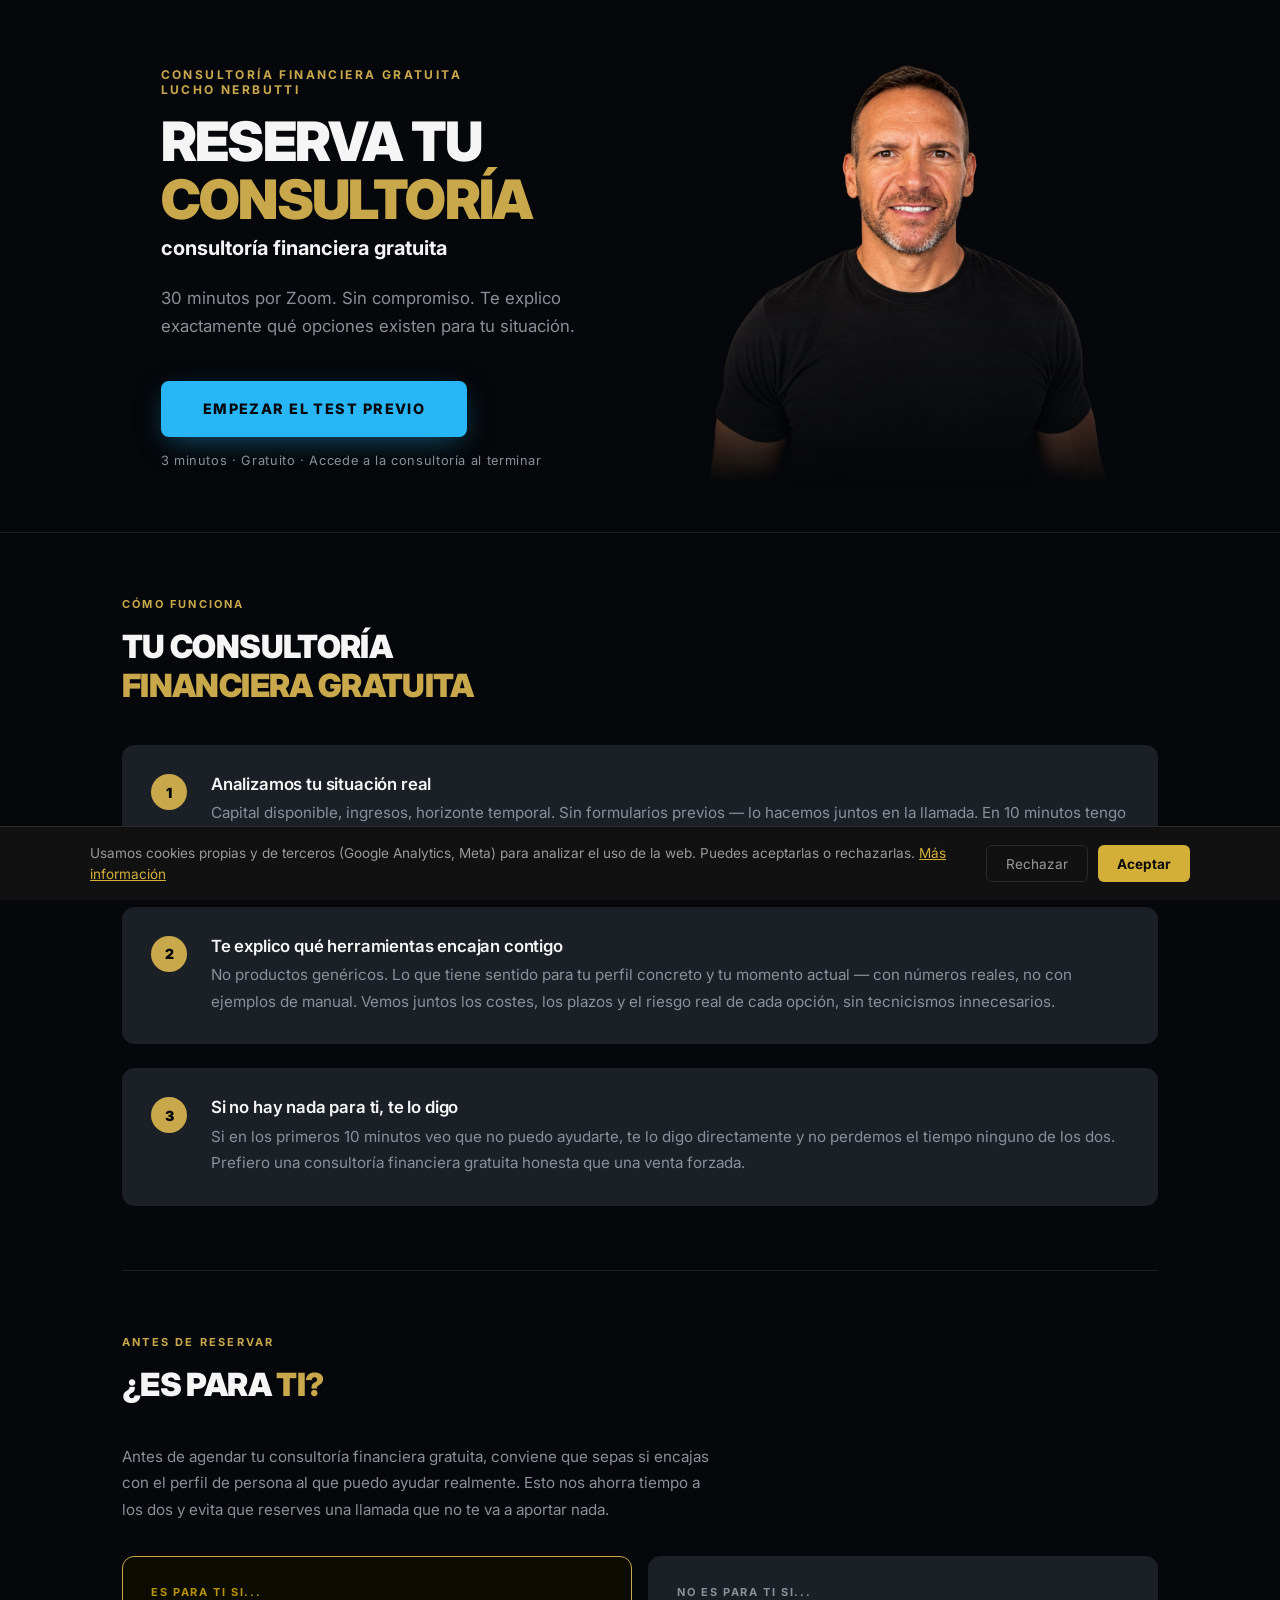
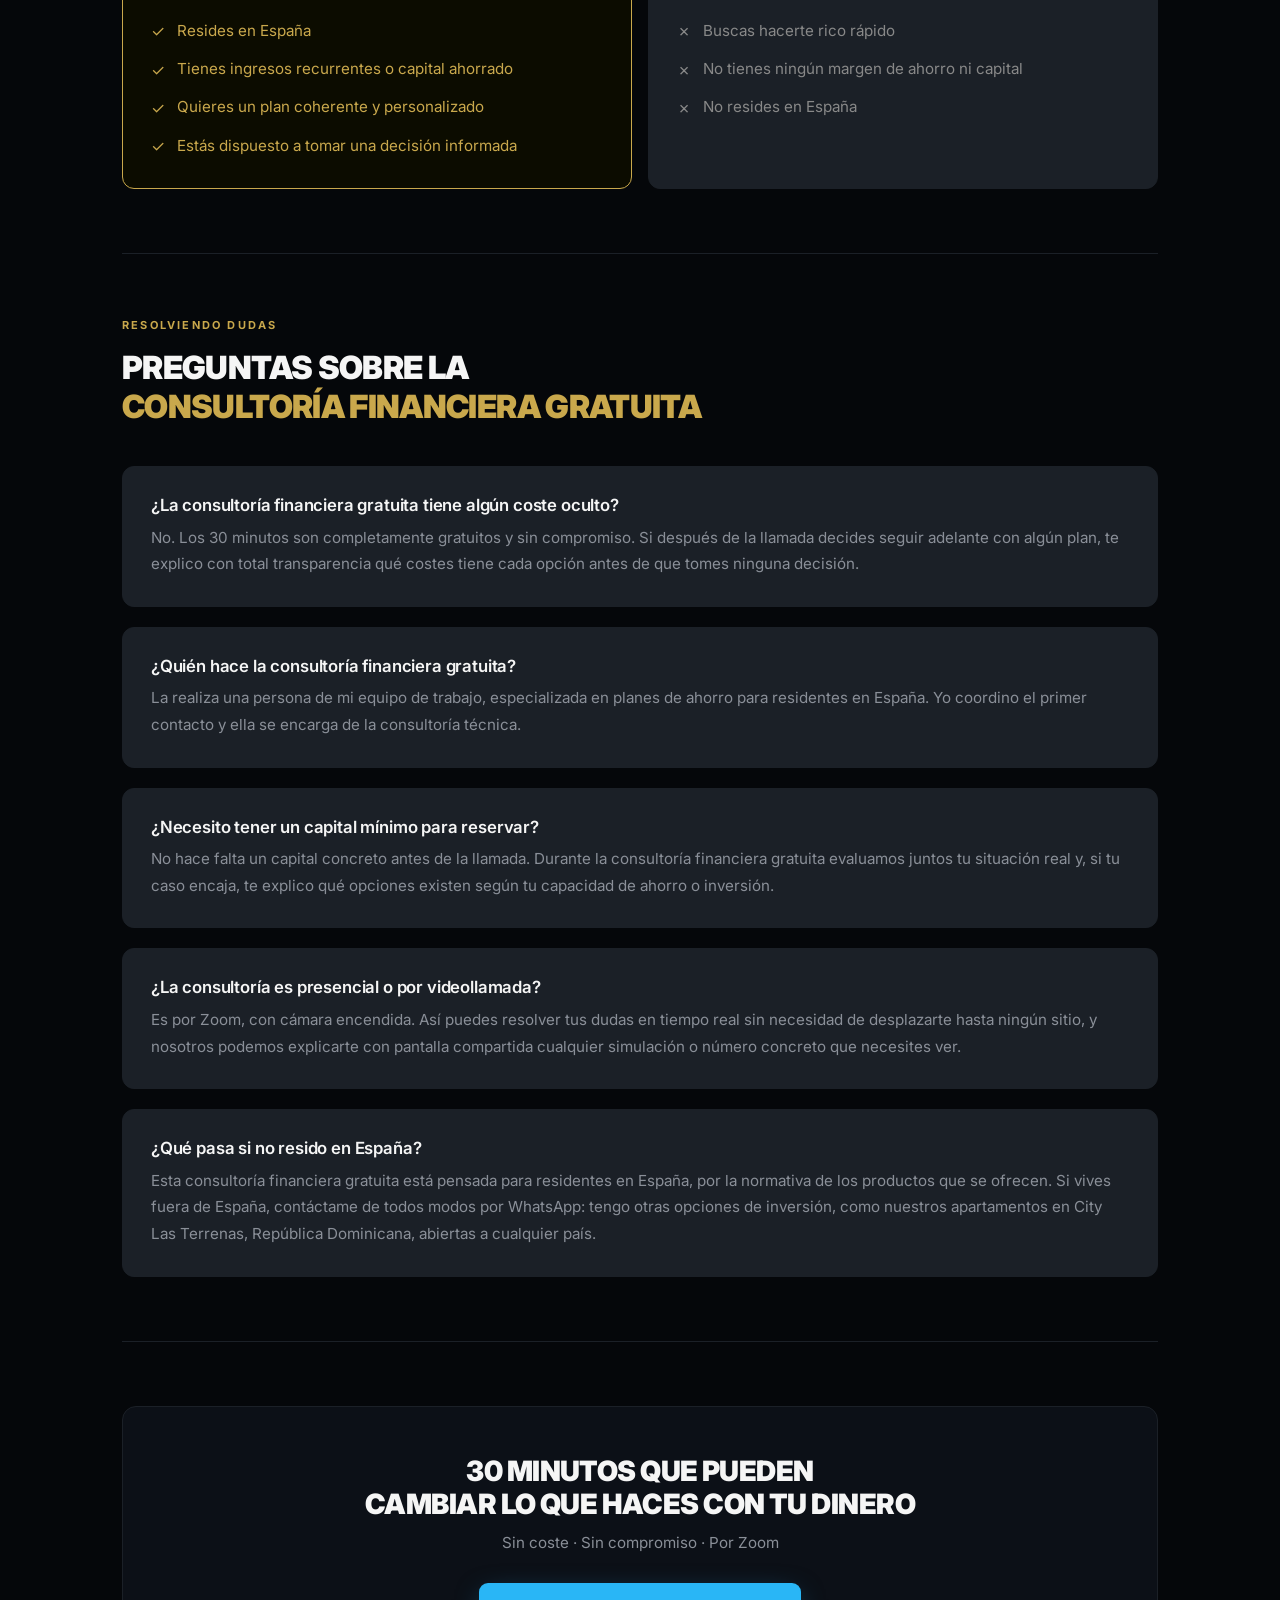
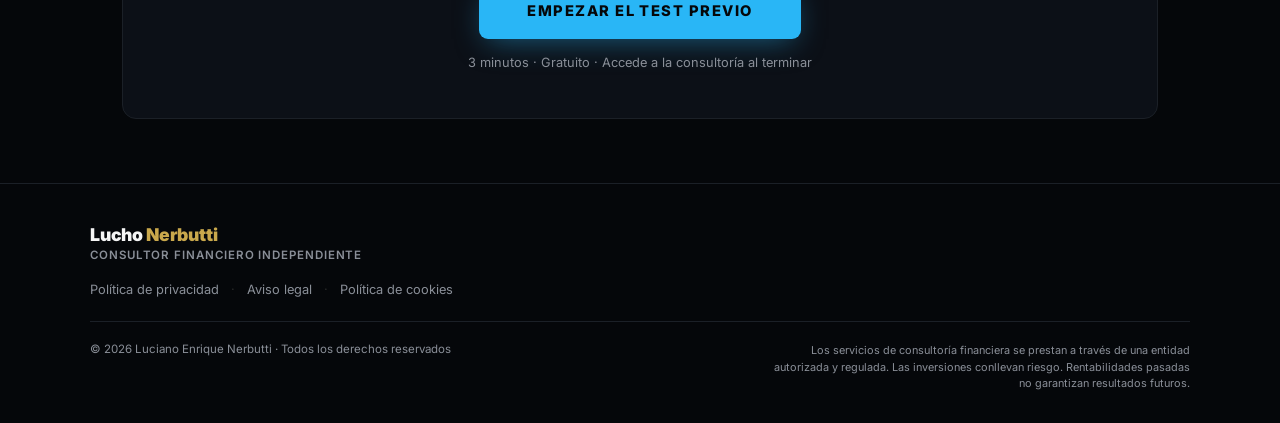
<file: consultoria.html>
<!DOCTYPE html>
<html lang="es">
<head>
<meta charset="UTF-8">
<meta name="viewport" content="width=device-width, initial-scale=1.0, viewport-fit=cover">

<title>Consultoría Financiera Gratuita de 30 Minutos | Lucho Nerbutti</title>
<meta name="description" content="Reserva tu consultoría financiera gratuita de 30 minutos con Lucho Nerbutti. Sin compromiso, por Zoom. Te explico qué opciones encajan con tu situación.">
<link rel="canonical" href="https://luchonerbutti.com/consultoria/">
<meta property="og:locale" content="es_ES">
<meta property="og:type" content="article">
<meta property="og:title" content="Consultoría Financiera Gratuita de 30 Minutos | Lucho Nerbutti">
<meta property="og:description" content="Reserva tu consultoría financiera gratuita de 30 minutos con Lucho Nerbutti. Sin compromiso, por Zoom. Te explico qué opciones encajan con tu situación.">
<meta property="og:url" content="https://luchonerbutti.com/consultoria/">
<meta property="og:site_name" content="Lucho Nerbutti">
<meta property="og:image" content="/assets/perfil-lucho.png">
<meta property="og:image:width" content="415">
<meta property="og:image:height" content="497">

<link rel="icon" href="/assets/favicon-32x32.png" sizes="32x32">
<link rel="icon" href="/assets/favicon-192x192.png" sizes="192x192">
<link rel="apple-touch-icon" href="/assets/favicon-180x180.png">

<link rel="preconnect" href="https://fonts.googleapis.com">
<link rel="preconnect" href="https://fonts.gstatic.com" crossorigin>
<link href="https://fonts.googleapis.com/css2?family=Inter:wght@400;500;600;700;800;900&display=swap" rel="stylesheet">
<link rel="stylesheet" href="/assets/shared.css">

<style>
* { box-sizing: border-box; margin: 0; padding: 0; }html, body { background: #05070a; overflow-x: hidden; }

#consultoria-page {
  font-family: 'Inter', sans-serif;
  background: #05070a;
  color: #f5f5f5;
  width: 100%;
}

.con-wrap {
  width: 100%; max-width: 1100px;
  margin: 0 auto; padding: 0 2rem;
}

.con-hero { padding: 4rem 0 3rem; border-bottom: 1px solid #1b2027; display: flex; justify-content: center; width: 100%; }
.con-hero-inner { display: flex; align-items: flex-end; justify-content: center; gap: 2rem; max-width: 1100px; margin: 0 auto; padding: 0 2rem; box-sizing: border-box; }
.con-hero-text { flex: 0 0 auto; max-width: 680px; padding-bottom: 1rem; }
.con-hero-photo { flex: 0 0 auto; display: flex; align-items: flex-end; justify-content: center; }
.con-hero-photo img { width: auto; max-width: 100%; height: 420px; object-fit: contain; display: block; mask-image: linear-gradient(to bottom, black 55%, transparent 100%); -webkit-mask-image: linear-gradient(to bottom, black 55%, transparent 100%); }
.con-hero-eyebrow2 { font-size: 12px; color: #c9a84c; letter-spacing: 0.2em; text-transform: uppercase; font-weight: 700; margin-bottom: 1rem; }
.con-hero-h1 { font-size: 3.4rem; font-weight: 900; line-height: 1.05; letter-spacing: -0.03em; color: #f5f5f5; margin-bottom: 0.5rem; text-transform: uppercase; white-space: nowrap; }
.con-hero-h1 em { font-style: normal; color: #c9a84c; }
.con-hero-tagline2 { font-size: 1.25rem; font-weight: 700; color: #f5f5f5; margin-bottom: 1.5rem; }
.con-hero-sub2 { font-size: 1.05rem; color: #8a8f98; line-height: 1.7; max-width: 500px; margin-bottom: 2.5rem; }
.con-hero-btn2 { display: inline-block; background: #29B6F6; color: #05070a; border: 2px solid #29B6F6; border-radius: 8px; padding: 1.1rem 2.5rem; font-size: 0.9rem; font-weight: 800; letter-spacing: 0.1em; text-transform: uppercase; cursor: pointer; text-decoration: none; font-family: 'Inter', sans-serif; width: fit-content; box-shadow: 0 8px 30px -8px rgba(41,182,246,0.5); }
.con-hero-guarantee2 { font-size: 0.8rem; color: #8a8f98; margin-top: 1rem; letter-spacing: 0.05em; }

.con-section { padding: 4rem 0; border-bottom: 1px solid #1b2027; }
.con-section-eyebrow { font-size: 11px; color: #c9a84c; letter-spacing: 0.2em; text-transform: uppercase; font-weight: 700; margin-bottom: 1rem; }
.con-section-title { font-size: 2rem; font-weight: 900; color: #f5f5f5; letter-spacing: -0.02em; margin-bottom: 2.5rem; text-transform: uppercase; }
.con-section-title em { font-style: normal; color: #c9a84c; }
.con-pasos { display: flex; flex-direction: column; gap: 1.5rem; }
.con-paso { display: flex; gap: 1.5rem; align-items: flex-start; background: #1b2027; border: 1px solid #1b2027; border-radius: 12px; padding: 1.75rem; }
.con-paso-num { width: 36px; height: 36px; border-radius: 50%; background: #c9a84c; color: #05070a; font-size: 14px; font-weight: 900; display: flex; align-items: center; justify-content: center; flex-shrink: 0; }
.con-paso-title { font-size: 1.05rem; font-weight: 600; color: #f5f5f5; margin-bottom: 0.4rem; letter-spacing: -0.01em; }
.con-paso-body { font-size: 0.95rem; color: #8a8f98; line-height: 1.75; }

.con-fit { display: grid; grid-template-columns: 1fr 1fr; gap: 1rem; }
.con-fit-block { background: #1b2027; border: 1px solid #1b2027; border-radius: 12px; padding: 1.75rem; }
.con-fit-block.yes { border-color: #c9a84c; background: #0c0c00; }
.con-fit-title { font-size: 11px; letter-spacing: 0.15em; text-transform: uppercase; font-weight: 700; margin-bottom: 1.25rem; color: #8a8f98; }
.con-fit-block.yes .con-fit-title { color: #b8920a; }
.con-fit-item { display: flex; align-items: flex-start; gap: 0.75rem; font-size: 0.95rem; color: #888; line-height: 1.6; margin-bottom: 0.75rem; }
.con-fit-item:last-child { margin-bottom: 0; }
.con-fit-icon { font-size: 1rem; flex-shrink: 0; margin-top: 0.05rem; }
.con-fit-block.yes .con-fit-item { color: #c9a84c; }

.con-faq { display: flex; flex-direction: column; gap: 1.25rem; }
.con-faq-item { background: #1b2027; border: 1px solid #1b2027; border-radius: 12px; padding: 1.75rem; }
.con-faq-q { font-size: 1.05rem; font-weight: 600; color: #f5f5f5; margin-bottom: 0.6rem; letter-spacing: -0.01em; }
.con-faq-a { font-size: 0.95rem; color: #8a8f98; line-height: 1.75; }

.con-cta { background: #0c1017; border: 1px solid #29B6F6; border-radius: 14px; padding: 3rem 2rem; text-align: center; margin: 4rem 0; }
.con-cta-title { font-size: 1.75rem; font-weight: 900; color: #f5f5f5; margin-bottom: 0.5rem; line-height: 1.2; letter-spacing: -0.02em; text-transform: uppercase; }
.con-cta-sub { font-size: 0.95rem; color: #8a8f98; margin-bottom: 1.75rem; line-height: 1.65; }
.con-cta-btn { display: inline-block; background: #29B6F6; color: #05070a; border: none; border-radius: 9px; padding: 1.2rem 3rem; font-size: 0.92rem; font-weight: 800; letter-spacing: 0.1em; text-transform: uppercase; cursor: pointer; text-decoration: none; font-family: 'Inter', sans-serif; transition: background 0.2s, transform 0.15s; }
.con-cta-btn:hover { background: #181818; transform: translateY(-2px); }
.con-cta-guarantee { font-size: 0.8rem; color: #8a8f98; margin-top: 1rem; }

#con-footer { font-family: 'Inter', sans-serif; background: #05070a; border-top: 1px solid #1b2027; color: #f5f5f5; padding: 2.5rem 2rem 2rem; display: flex; justify-content: center; }
.footer-wrap { width: 100%; max-width: 1100px; }
.footer-top { margin-bottom: 1.25rem; }
.footer-nombre { font-size: 1.1rem; font-weight: 900; color: #f5f5f5; letter-spacing: -0.01em; margin-bottom: 0.2rem; }
.footer-nombre span { color: #c9a84c; }
.footer-cargo { font-size: 0.72rem; color: #8a8f98; letter-spacing: 0.08em; text-transform: uppercase; font-weight: 600; }
.footer-legal-row { display: flex; align-items: center; gap: 0.75rem; margin-bottom: 1.5rem; flex-wrap: wrap; }
.footer-legal-link { text-decoration: none; color: #8a8f98; font-size: 0.8rem; transition: color 0.2s; }
.footer-legal-link:hover { color: #c9a84c; }
.footer-sep { color: #2a2a2a; font-size: 0.8rem; }
.footer-bottom { display: flex; align-items: flex-start; justify-content: space-between; gap: 1rem; border-top: 1px solid #1b2027; padding-top: 1.25rem; flex-wrap: wrap; }
.footer-copyright { font-size: 0.72rem; color: #8a8f98; }
.footer-disclaimer { font-size: 0.68rem; color: #8a8f98; text-align: right; line-height: 1.5; max-width: 420px; }

@media (max-width: 768px) {
  .con-hero { padding: 2.5rem 0 2rem; }
  .con-hero-inner { flex-direction: column-reverse; align-items: center; gap: 0; padding: 0 1.25rem; }
  .con-hero-photo { width: 55%; max-width: 200px; margin: 0 auto; justify-content: center; }
  .con-hero-photo img { width: 100%; max-width: 100%; height: auto; }
  .con-hero-text { width: 100%; padding-bottom: 1.5rem; text-align: center; }
  .con-hero-eyebrow2 { font-size: 11px; }
  .con-hero-h1 { font-size: 2.6rem; white-space: normal; }
  .con-hero-tagline2 { font-size: 1.1rem; }
  .con-hero-sub2 { font-size: 1rem; max-width: 100%; }
  .con-hero-btn2 { width: 100%; text-align: center; box-sizing: border-box; padding: 1.1rem 1rem; font-size: 0.8rem; letter-spacing: 0.04em; }
  .con-section { padding: 2.5rem 0; }
  .con-section-title { font-size: 1.6rem; }
  .con-fit { grid-template-columns: 1fr; }
  .con-cta { padding: 2rem 1.25rem; margin: 2rem 0; }
  .con-cta-title { font-size: 1.4rem; }
  .con-cta-btn { font-size: 0.88rem; padding: 1rem 1.5rem; letter-spacing: 0.04em; }
  .con-wrap { padding: 0 1.25rem; }
  #con-footer { padding: 2rem 1.25rem 1.5rem; }
  .footer-bottom { flex-direction: column; }
  .footer-disclaimer { text-align: left; }
}

/* ===== Identidad visual override ===== */
:root{--sky:#29B6F6;--gold:#C9A84C;}
.con-cta-btn{background:var(--sky)!important;color:#05070a!important;box-shadow:0 8px 30px -8px rgba(41,182,246,0.5);}
.con-cta-btn:hover{background:#4fc3f7!important;}
.con-cta{background:#0c1017!important;border:1px solid #1b2027!important;}
.con-cta-title em,.con-hero-title em{color:var(--gold)!important;}

</style>
</head>
<body>

<div id="consultoria-page">

  <div class="con-hero">
    <div class="con-hero-inner">
      <div class="con-hero-text">
        <div class="con-hero-eyebrow2">Consultoría Financiera Gratuita<br>Lucho Nerbutti</div>
        <h1 class="con-hero-h1">RESERVA TU<br><em>CONSULTORÍA</em></h1>
        <div class="con-hero-tagline2">consultoría financiera gratuita</div>
        <p class="con-hero-sub2">30 minutos por Zoom. Sin compromiso. Te explico exactamente qué opciones existen para tu situación.</p>
        <a href="/test-perfil-inversor-consultoria/" class="con-hero-btn2">Empezar el test previo</a>
        <div class="con-hero-guarantee2">3 minutos · Gratuito · Accede a la consultoría al terminar</div>
      </div>
      <div class="con-hero-photo">
        <img decoding="async" src="/assets/perfil-lucho.png" alt="Lucho Nerbutti - Consultoría financiera gratuita">
      </div>
    </div>
  </div>

  <div class="con-wrap">
    <div class="con-section">
      <div class="con-section-eyebrow">Cómo funciona</div>
      <h2 class="con-section-title">TU CONSULTORÍA<br><em>FINANCIERA GRATUITA</em></h2>
      <div class="con-pasos">
        <div class="con-paso">
          <div class="con-paso-num">1</div>
          <div class="con-paso-content">
            <div class="con-paso-title">Analizamos tu situación real</div>
            <div class="con-paso-body">Capital disponible, ingresos, horizonte temporal. Sin formularios previos — lo hacemos juntos en la llamada. En 10 minutos tengo el contexto que necesito para entender de dónde partes y qué margen real tienes para ahorrar o invertir.</div>
          </div>
        </div>
        <div class="con-paso">
          <div class="con-paso-num">2</div>
          <div class="con-paso-content">
            <div class="con-paso-title">Te explico qué herramientas encajan contigo</div>
            <div class="con-paso-body">No productos genéricos. Lo que tiene sentido para tu perfil concreto y tu momento actual — con números reales, no con ejemplos de manual. Vemos juntos los costes, los plazos y el riesgo real de cada opción, sin tecnicismos innecesarios.</div>
          </div>
        </div>
        <div class="con-paso">
          <div class="con-paso-num">3</div>
          <div class="con-paso-content">
            <div class="con-paso-title">Si no hay nada para ti, te lo digo</div>
            <div class="con-paso-body">Si en los primeros 10 minutos veo que no puedo ayudarte, te lo digo directamente y no perdemos el tiempo ninguno de los dos. Prefiero una consultoría financiera gratuita honesta que una venta forzada.</div>
          </div>
        </div>
      </div>
    </div>
  </div>

  <div class="con-wrap">
    <div class="con-section">
      <div class="con-section-eyebrow">Antes de reservar</div>
      <h2 class="con-section-title">¿ES PARA <em>TI?</em></h2>
      <p class="con-faq-a" style="margin-bottom: 2rem; max-width: 600px;">Antes de agendar tu consultoría financiera gratuita, conviene que sepas si encajas con el perfil de persona al que puedo ayudar realmente. Esto nos ahorra tiempo a los dos y evita que reserves una llamada que no te va a aportar nada.</p>
      <div class="con-fit">
        <div class="con-fit-block yes">
          <div class="con-fit-title">Es para ti si...</div>
          <div class="con-fit-item"><span class="con-fit-icon">✓</span>Resides en España</div>
          <div class="con-fit-item"><span class="con-fit-icon">✓</span>Tienes ingresos recurrentes o capital ahorrado</div>
          <div class="con-fit-item"><span class="con-fit-icon">✓</span>Quieres un plan coherente y personalizado</div>
          <div class="con-fit-item"><span class="con-fit-icon">✓</span>Estás dispuesto a tomar una decisión informada</div>
        </div>
        <div class="con-fit-block">
          <div class="con-fit-title">No es para ti si...</div>
          <div class="con-fit-item"><span class="con-fit-icon">✗</span>Buscas hacerte rico rápido</div>
          <div class="con-fit-item"><span class="con-fit-icon">✗</span>No tienes ningún margen de ahorro ni capital</div>
          <div class="con-fit-item"><span class="con-fit-icon">✗</span>No resides en España</div>
        </div>
      </div>
    </div>
  </div>

  <div class="con-wrap">
    <div class="con-section">
      <div class="con-section-eyebrow">Resolviendo dudas</div>
      <h2 class="con-section-title">PREGUNTAS SOBRE LA<br><em>CONSULTORÍA FINANCIERA GRATUITA</em></h2>
      <div class="con-faq">
        <div class="con-faq-item">
          <h3 class="con-faq-q">¿La consultoría financiera gratuita tiene algún coste oculto?</h3>
          <p class="con-faq-a">No. Los 30 minutos son completamente gratuitos y sin compromiso. Si después de la llamada decides seguir adelante con algún plan, te explico con total transparencia qué costes tiene cada opción antes de que tomes ninguna decisión.</p>
        </div>
        <div class="con-faq-item">
          <h3 class="con-faq-q">¿Quién hace la consultoría financiera gratuita?</h3>
          <p class="con-faq-a">La realiza una persona de mi equipo de trabajo, especializada en planes de ahorro para residentes en España. Yo coordino el primer contacto y ella se encarga de la consultoría técnica.</p>
        </div>
        <div class="con-faq-item">
          <h3 class="con-faq-q">¿Necesito tener un capital mínimo para reservar?</h3>
          <p class="con-faq-a">No hace falta un capital concreto antes de la llamada. Durante la consultoría financiera gratuita evaluamos juntos tu situación real y, si tu caso encaja, te explico qué opciones existen según tu capacidad de ahorro o inversión.</p>
        </div>
        <div class="con-faq-item">
          <h3 class="con-faq-q">¿La consultoría es presencial o por videollamada?</h3>
          <p class="con-faq-a">Es por Zoom, con cámara encendida. Así puedes resolver tus dudas en tiempo real sin necesidad de desplazarte hasta ningún sitio, y nosotros podemos explicarte con pantalla compartida cualquier simulación o número concreto que necesites ver.</p>
        </div>
        <div class="con-faq-item">
          <h3 class="con-faq-q">¿Qué pasa si no resido en España?</h3>
          <p class="con-faq-a">Esta consultoría financiera gratuita está pensada para residentes en España, por la normativa de los productos que se ofrecen. Si vives fuera de España, contáctame de todos modos por WhatsApp: tengo otras opciones de inversión, como nuestros apartamentos en City Las Terrenas, República Dominicana, abiertas a cualquier país.</p>
        </div>
      </div>
    </div>
  </div>

  <div class="con-wrap">
    <div class="con-cta">
      <div class="con-cta-title">30 minutos que pueden<br>cambiar lo que haces con tu dinero</div>
      <div class="con-cta-sub">Sin coste · Sin compromiso · Por Zoom</div>
      <a href="/test-perfil-inversor-consultoria/" class="con-cta-btn">Empezar el test previo</a>
      <div class="con-cta-guarantee">3 minutos · Gratuito · Accede a la consultoría al terminar</div>
    </div>
  </div>

  <div id="con-footer">
    <div class="footer-wrap">
      <div class="footer-top">
        <div class="footer-nombre">Lucho <span>Nerbutti</span></div>
        <div class="footer-cargo">Consultor Financiero Independiente</div>
      </div>
      <div class="footer-legal-row">
        <a href="/politica-de-privacidad/" class="footer-legal-link">Política de privacidad</a>
        <span class="footer-sep">·</span>
        <a href="/aviso-legal/" class="footer-legal-link">Aviso legal</a>
        <span class="footer-sep">·</span>
        <a href="/politica-de-cookies/" class="footer-legal-link">Política de cookies</a>
      </div>
      <div class="footer-bottom">
        <div class="footer-copyright">© 2026 Luciano Enrique Nerbutti · Todos los derechos reservados</div>
        <div class="footer-disclaimer">Los servicios de consultoría financiera se prestan a través de una entidad autorizada y regulada. Las inversiones conllevan riesgo. Rentabilidades pasadas no garantizan resultados futuros.</div>
      </div>
    </div>
  </div>

</div>

<script src="/assets/cookie-consent.js"></script>
</body>
</html>
</file>
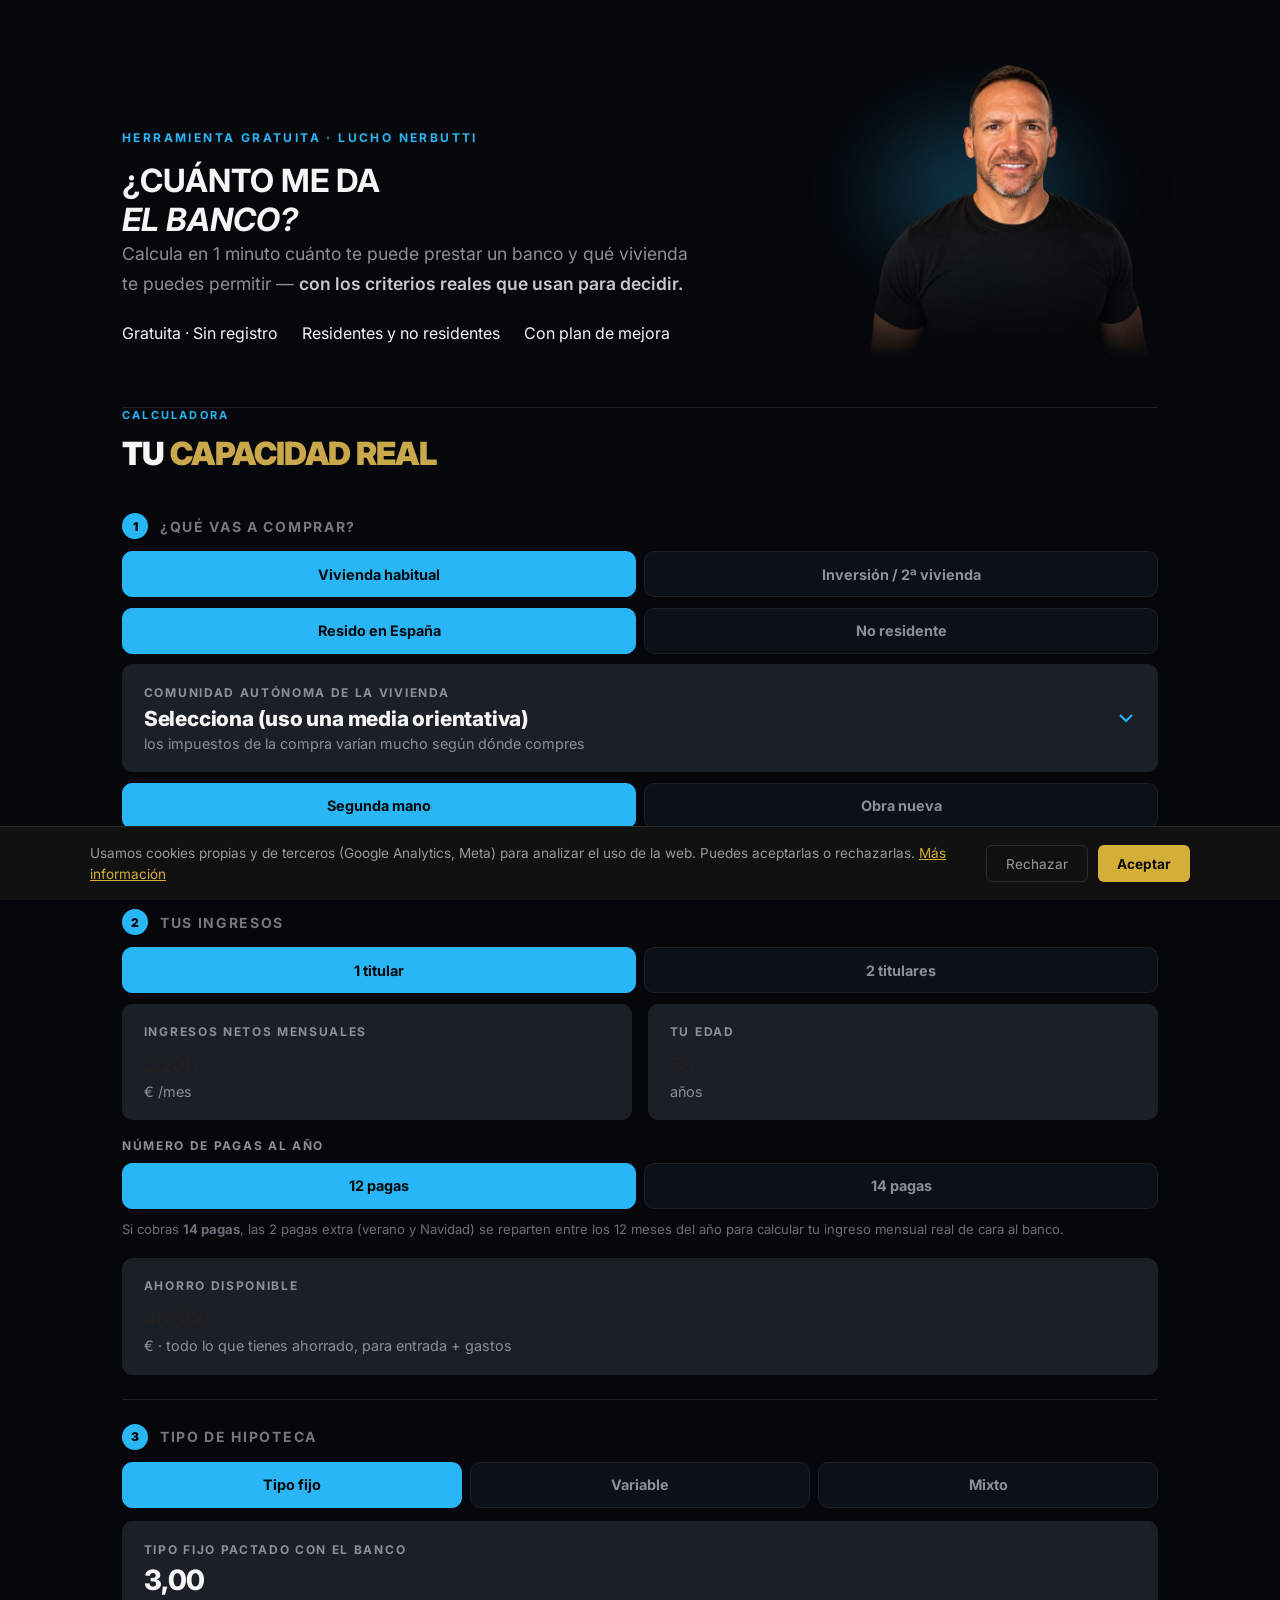
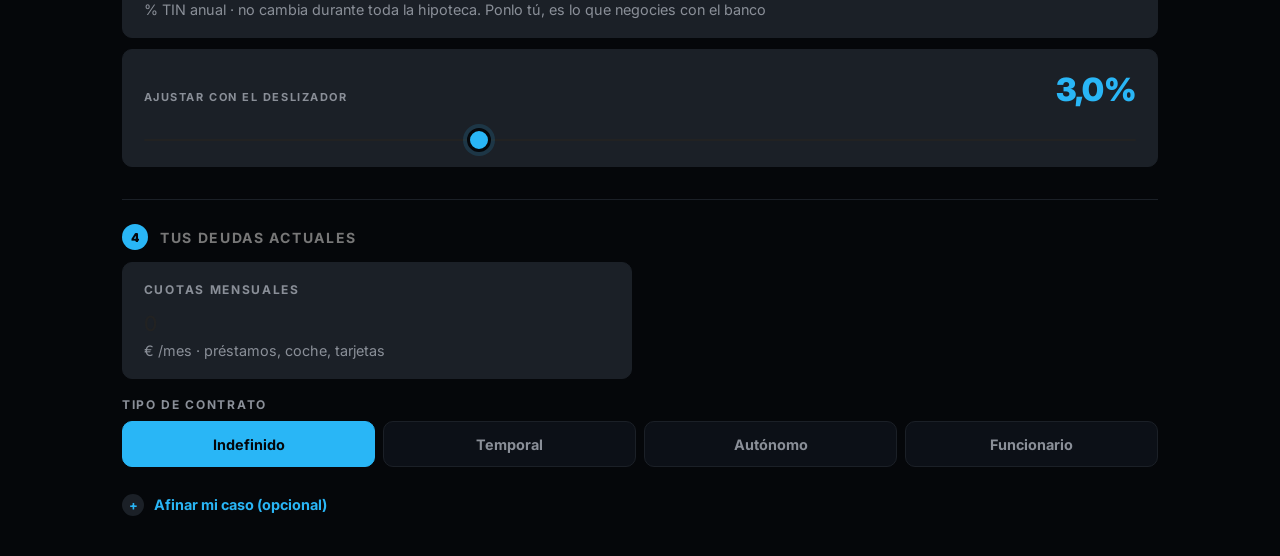
<file: cuanto-me-da-el-banco.html>
<!DOCTYPE html>
<html lang="es">
<head>
<meta charset="UTF-8">
<meta name="viewport" content="width=device-width, initial-scale=1.0, viewport-fit=cover">

<title>¿Cuánto me da el banco? · Calculadora de hipoteca · Lucho Nerbutti</title>
<meta name="description" content="Calcula gratis cuánto te puede prestar el banco y qué vivienda te puedes permitir. Ratio de endeudamiento, ahorro necesario y plan de mejora. Sin registro.">
<link rel="canonical" href="https://luchonerbutti.com/calculadora-interes-compuesto/">
<meta property="og:locale" content="es_ES">
<meta property="og:type" content="article">
<meta property="og:title" content="¿Cuánto me da el banco? · Calculadora de hipoteca">
<meta property="og:description" content="Descubre cuánto te presta el banco y qué vivienda puedes comprar. Gratis y sin registro.">
<meta property="og:url" content="https://luchonerbutti.com/calculadora-interes-compuesto/">
<meta property="og:site_name" content="Lucho Nerbutti">
<meta property="og:image" content="/assets/og-hipoteca.png">
<meta property="og:image:width" content="1200">
<meta property="og:image:height" content="630">

<link rel="icon" href="/assets/favicon-32x32.png" sizes="32x32">
<link rel="icon" href="/assets/favicon-192x192.png" sizes="192x192">
<link rel="apple-touch-icon" href="/assets/favicon-180x180.png">

<link rel="stylesheet" href="/assets/shared.css">
<link rel="preconnect" href="https://fonts.googleapis.com"><link rel="preconnect" href="https://fonts.gstatic.com" crossorigin><link href="https://fonts.googleapis.com/css2?family=Inter:wght@400;500;600;700;800;900&display=swap" rel="stylesheet"><style>* { box-sizing: border-box; margin: 0; padding: 0; }html, body { background: #05070a; overflow-x: hidden; }#calc-page {  font-family: 'Inter', sans-serif;  background: #05070a;  color: #f5f5f5;  width: 100%;}.calc-wrap { width: 100%; max-width: 1100px; margin: 0 auto; padding: 0 2rem; }.calc-hero { padding: 4rem 0 3rem; border-bottom: 1px solid #1b2027; }.calc-hero-inner { display: flex; align-items: flex-end; justify-content: space-between; gap: 2rem; }.calc-hero-text { flex: 1 1 55%; padding-bottom: 1rem; }.calc-hero-photo { flex: 0 0 35%; display: flex; align-items: flex-end; justify-content: flex-end; }.calc-hero-photo img { width: 100%; max-width: 300px; height: auto; object-fit: contain; display: block; mask-image: linear-gradient(to bottom, black 55%, transparent 100%); -webkit-mask-image: linear-gradient(to bottom, black 55%, transparent 100%); }.calc-hero-eyebrow { font-size: 12px; color: #8a8f98; letter-spacing: 0.2em; text-transform: uppercase; font-weight: 700; margin-bottom: 1rem; }.calc-hero-h1 { font-size: 3.5rem; font-weight: 900; line-height: 1.05; letter-spacing: -0.03em; color: #f5f5f5; margin-bottom: 1rem; text-transform: uppercase; }.calc-hero-h1 em { font-style: normal; color: #c9a84c; }.calc-hero-sub { font-size: 1.1rem; color: #8a8f98; line-height: 1.7; max-width: 580px; margin-bottom: 1.5rem; }.calc-hero-sub strong { color: #c8c8c8; font-weight: 600; }.calc-hero-meta { display: flex; align-items: center; gap: 1.5rem; flex-wrap: wrap; }.calc-hero-meta-item { display: flex; align-items: center; gap: 0.5rem; font-size: 0.82rem; color: #8a8f98; letter-spacing: 0.05em; }.calc-hero-meta-dot { width: 5px; height: 5px; border-radius: 50%; background: #c9a84c; flex-shrink: 0; }.calc-tool-section { padding: 3.5rem 0; border-bottom: 1px solid #1b2027; }.calc-tool-label { font-size: 11px; color: #29B6F6; letter-spacing: 0.2em; text-transform: uppercase; font-weight: 700; margin-bottom: 0.75rem; }.calc-tool-title { font-size: 2rem; font-weight: 900; letter-spacing: -0.02em; color: #f5f5f5; margin-bottom: 2.5rem; text-transform: uppercase; }.calc-tool-title em { font-style: normal; color: #c9a84c; }.sim-grid { display: grid; grid-template-columns: 1fr 1fr; gap: 1rem; }.sim-grid.one { grid-template-columns: 1fr; }.sim-section { margin-bottom: 1.5rem; }.sim-section-head { display: flex; align-items: center; gap: 0.75rem; margin-bottom: 0.75rem; }.sim-section-num { width: 26px; height: 26px; border-radius: 50%; background: #29B6F6; color: #05070a; font-size: 12px; font-weight: 900; display: flex; align-items: center; justify-content: center; flex-shrink: 0; }.sim-section-title { font-size: 14px; color: #777; letter-spacing: 0.12em; text-transform: uppercase; font-weight: 700; }.sim-field { background: #1b2027; border: 1px solid #1b2027; border-radius: 10px; padding: 1.2rem 1.3rem; transition: border-color 0.2s; }.sim-field:focus-within { border-color: #29B6F6; }.sim-field label { display: block; font-size: 12px; color: #8a8f98; letter-spacing: 0.14em; text-transform: uppercase; font-weight: 700; margin-bottom: 0.4rem; }.sim-field input { background: none; border: none; outline: none; color: #f5f5f5; font-size: 1.75rem; font-weight: 800; width: 100%; font-family: 'Inter', sans-serif; letter-spacing: -0.02em; }.sim-field input::placeholder { color: #222; font-weight: 500; font-size: 1.3rem; }.sim-field .unit { font-size: 0.9rem; color: #8a8f98; margin-top: 0.25rem; }.sim-field select, .hip-select { -webkit-appearance: none; -moz-appearance: none; appearance: none; background: #1b2027 url("data:image/svg+xml;utf8,<svg xmlns='http://www.w3.org/2000/svg' width='14' height='9'><path d='M1 1l6 6 6-6' stroke='%2329B6F6' stroke-width='2' fill='none' fill-rule='evenodd'/></svg>") right 0.2rem center/14px no-repeat; border: none; outline: none; color: #f5f5f5; font-size: 1.3rem; font-weight: 800; width: 100%; font-family: 'Inter', sans-serif; letter-spacing: -0.01em; padding-right: 1.5rem; cursor: pointer; }.sim-field select option { background: #1b2027; color: #f5f5f5; }.sim-divider { height: 1px; background: #1b2027; margin: 1.5rem 0; }.sim-slider-wrap { background: #1b2027; border: 1px solid #1b2027; border-radius: 10px; padding: 1.3rem; margin-top: 0.65rem; margin-bottom: 2rem; }.sim-slider-head { display: flex; justify-content: space-between; align-items: baseline; gap: 1rem; margin-bottom: 1rem; }.sim-slider-head .lbl { font-size: 11px; color: #8a8f98; letter-spacing: 0.14em; text-transform: uppercase; font-weight: 700; }.sim-slider-head .val { font-size: 2rem; font-weight: 900; color: #29B6F6; letter-spacing: -0.02em; white-space: nowrap; }.sim-slider { -webkit-appearance: none; width: 100%; height: 2px; background: #222; outline: none; border-radius: 2px; }.sim-slider::-webkit-slider-thumb { -webkit-appearance: none; width: 24px; height: 24px; border-radius: 50%; background: #29B6F6; cursor: pointer; border: 3px solid #05070a; box-shadow: 0 0 0 4px rgba(41,182,246,0.15); }.sim-rent-nota { display: none; background: #0c0c00; border-left: 2px solid #c9a84c; border-radius: 0 8px 8px 0; padding: 0.75rem 1rem; font-size: 0.9rem; color: #c9a84c; line-height: 1.6; margin-bottom: 1.5rem; }.sim-result { display: none; }.sim-result.visible { display: block; animation: fadeIn 0.4s ease; }.sim-historica { display: none; background: #0a0a00; border: 1px solid #2a2000; border-radius: 10px; padding: 1.25rem 1.4rem; margin-bottom: 1.5rem; }.sim-historica-label { font-size: 12px; color: #b8920a; letter-spacing: 0.14em; text-transform: uppercase; font-weight: 700; margin-bottom: 0.4rem; }.sim-historica-value { font-size: 2.5rem; font-weight: 900; color: #c9a84c; letter-spacing: -0.02em; margin-bottom: 0.25rem; }.sim-historica-sub { font-size: 1rem; color: #8a6a20; line-height: 1.5; }.sim-cards { display: grid; grid-template-columns: 1fr 1fr 1fr; gap: 0.55rem; margin-bottom: 1rem; }.sim-card { background: #1b2027; border: 1px solid #1b2027; border-radius: 10px; padding: 1.3rem 1rem; text-align: center; }.sim-card.win { background: #0c0c00; border-color: #c9a84c; }.sim-card-lbl { font-size: 12px; color: #888; letter-spacing: 0.1em; text-transform: uppercase; font-weight: 700; margin-bottom: 0.65rem; line-height: 1.4; }.sim-card.win .sim-card-lbl { color: #b8920a; }.sim-card-val { font-size: 1.65rem; font-weight: 900; color: #e8e8e8; letter-spacing: -0.03em; line-height: 1; }.sim-card.win .sim-card-val { color: #c9a84c; font-size: 1.75rem; }.sim-card-sub { font-size: 0.85rem; color: #8a8f98; margin-top: 0.45rem; line-height: 1.35; }.sim-card.win .sim-card-sub { color: #7a5a10; }.sim-diff { background: #c9a84c; border-radius: 12px; padding: 1.75rem 2rem; margin-bottom: 1.75rem; display: flex; align-items: center; justify-content: space-between; gap: 1rem; }.sim-diff-eyebrow { font-size: 12px; color: #3a2a00; letter-spacing: 0.14em; text-transform: uppercase; font-weight: 700; margin-bottom: 0.35rem; }.sim-diff-label { font-size: 1.05rem; font-weight: 700; color: #05070a; line-height: 1.3; }.sim-diff-number { font-size: 3rem; font-weight: 900; color: #05070a; white-space: nowrap; letter-spacing: -0.04em; flex-shrink: 0; }.sim-msg-wrap { margin-bottom: 2rem; }.sim-msg-highlight { font-size: 1.25rem; font-weight: 800; color: #f5f5f5; line-height: 1.4; margin-bottom: 0.6rem; }.sim-msg-highlight em { font-style: normal; color: #c9a84c; }.sim-msg-body { font-size: 1rem; color: #8a8f98; line-height: 1.8; }.sim-persuasion { margin-bottom: 2rem; }.sim-persuasion-main { font-size: 1.2rem; font-weight: 800; color: #f5f5f5; line-height: 1.4; margin-bottom: 0.5rem; }.sim-persuasion-sub { font-size: 0.95rem; color: #8a8f98; line-height: 1.8; }.sim-grafico-wrap { margin-bottom: 1.25rem; }.sim-grafico-titulo { font-size: 11px; color: #888; letter-spacing: 0.14em; text-transform: uppercase; font-weight: 700; margin-bottom: 1rem; }.sim-grafico-leyenda { display: flex; gap: 1.5rem; margin-bottom: 1rem; flex-wrap: wrap; }.sim-leyenda-item { display: flex; align-items: center; gap: 0.4rem; font-size: 0.82rem; color: #888; }.sim-leyenda-dot { width: 10px; height: 10px; border-radius: 2px; flex-shrink: 0; }.sim-grafico-canvas-wrap { position: relative; height: 180px; display: flex; align-items: flex-end; gap: 4px; padding-bottom: 24px; border-bottom: 1px solid #1b2027; }.sim-barra-wrap { flex: 1; display: flex; flex-direction: column; align-items: center; justify-content: flex-end; height: 100%; position: relative; }.sim-barra-stack { width: 100%; display: flex; flex-direction: column; justify-content: flex-end; border-radius: 3px 3px 0 0; overflow: hidden; }.sim-barra-stack:hover { opacity: 0.85; }.sim-barra-intereses { background: #29B6F6; width: 100%; }.sim-barra-capital { background: #2a2a2a; width: 100%; }.sim-barra-label { position: absolute; bottom: -20px; font-size: 8px; color: #8a8f98; white-space: nowrap; }.sim-badge-inflacion { display: none; background: rgba(140,20,20,0.9); border: 1px solid #ff4444; border-radius: 7px; padding: 0.5rem 0.9rem; margin-bottom: 0.75rem; width: fit-content; }.sim-badge-inflacion-label { font-size: 9px; color: rgba(255,200,200,0.8); letter-spacing: 0.1em; text-transform: uppercase; font-weight: 700; margin-bottom: 0.15rem; }.sim-badge-inflacion-value { font-size: 1rem; font-weight: 900; color: #fff; letter-spacing: -0.02em; line-height: 1; }.sim-linea-inflacion { position: absolute; left: 0; right: 0; border-top: 2px dashed #ff4444; pointer-events: none; z-index: 2; }.sim-desglose-toggle { display: flex; align-items: center; gap: 0.5rem; cursor: pointer; user-select: none; padding: 0.85rem 0; border-top: 1px solid #1b2027; border-bottom: 1px solid #1b2027; margin-bottom: 1.25rem; }.sim-desglose-toggle-icon { width: 20px; height: 20px; border-radius: 50%; background: #1b2027; display: flex; align-items: center; justify-content: center; font-size: 11px; color: #29B6F6; flex-shrink: 0; transition: background 0.2s; }.sim-desglose-toggle:hover .sim-desglose-toggle-icon { background: #c9a84c; color: #05070a; }.sim-desglose-toggle-label { font-size: 12px; color: #888; letter-spacing: 0.12em; text-transform: uppercase; font-weight: 700; }.sim-tabla { display: none; width: 100%; border-collapse: collapse; margin-bottom: 1.5rem; }.sim-tabla.visible { display: table; }.sim-tabla th { font-size: 10px; color: #8a8f98; letter-spacing: 0.12em; text-transform: uppercase; font-weight: 700; padding: 0.5rem 0.75rem; text-align: right; border-bottom: 1px solid #1b2027; }.sim-tabla th:first-child { text-align: left; }.sim-tabla td { font-size: 0.88rem; color: #888; padding: 0.65rem 0.75rem; text-align: right; border-bottom: 1px solid #111; }.sim-tabla td:first-child { text-align: left; color: #8a8f98; }.sim-tabla td.dorado { color: #c9a84c; font-weight: 700; }.sim-tabla td.blanco { color: #f5f5f5; font-weight: 700; }.sim-tabla tr:last-child td { border-bottom: none; }.sim-disclaimer { font-size: 0.75rem; color: #222; line-height: 1.6; text-align: center; margin-top: 1rem; }@keyframes fadeIn { from { opacity:0; transform:translateY(8px); } to { opacity:1; transform:translateY(0); } }.calc-cta-mid { background: #111; border: 1px solid #c9a84c; border-radius: 14px; padding: 2rem; text-align: center; margin-top: 2.5rem; }.calc-cta-mid-eyebrow { font-size: 11px; color: #c9a84c; letter-spacing: 0.18em; text-transform: uppercase; font-weight: 700; margin-bottom: 0.5rem; }.calc-cta-mid-title { font-size: 1.4rem; font-weight: 900; color: #f5f5f5; margin-bottom: 0.4rem; line-height: 1.2; letter-spacing: -0.01em; }.calc-cta-mid-sub { font-size: 0.92rem; color: #8a8f98; margin-bottom: 1.4rem; line-height: 1.6; }.calc-cta-mid-btn { display: inline-block; background: #c9a84c; color: #05070a; border: none; border-radius: 8px; padding: 1rem 2.5rem; font-size: 0.88rem; font-weight: 800; letter-spacing: 0.1em; text-transform: uppercase; cursor: pointer; text-decoration: none; font-family: 'Inter', sans-serif; transition: background 0.2s, transform 0.1s; }.calc-cta-mid-btn:hover { background: #e6c44a; transform: translateY(-1px); }.calc-content-section { padding: 4rem 0; border-bottom: 1px solid #1b2027; }.calc-h2 { font-size: 2rem; font-weight: 900; letter-spacing: -0.02em; color: #f5f5f5; margin-bottom: 1.25rem; line-height: 1.1; }.calc-h2 em { font-style: normal; color: #c9a84c; }.calc-lead { font-size: 1.1rem; color: #888; line-height: 1.8; margin-bottom: 1.5rem; max-width: 780px; }.calc-lead strong { color: #c8c8c8; font-weight: 600; }.calc-p { font-size: 1rem; color: #8a8f98; line-height: 1.85; margin-bottom: 1.25rem; max-width: 780px; }.calc-p strong { color: #aaa; font-weight: 600; }.calc-ejemplo { background: #0f0f0a; border: 1px solid #1e1e1e; border-left: 3px solid #c9a84c; border-radius: 0 12px 12px 0; padding: 1.75rem 2rem; margin: 2rem 0; }.calc-ejemplo-title { font-size: 13px; color: #c9a84c; letter-spacing: 0.15em; text-transform: uppercase; font-weight: 700; margin-bottom: 1.25rem; }.calc-ejemplo-grid { display: grid; grid-template-columns: 1fr 1fr; gap: 1rem; }.calc-ejemplo-label { font-size: 11px; color: #8a8f98; letter-spacing: 0.1em; text-transform: uppercase; font-weight: 700; margin-bottom: 0.3rem; }.calc-ejemplo-value { font-size: 1.5rem; font-weight: 900; color: #f5f5f5; letter-spacing: -0.02em; }.calc-ejemplo-value.dorado { color: #c9a84c; }.calc-ejemplo-nota { font-size: 0.88rem; color: #8a8f98; margin-top: 1.25rem; line-height: 1.6; font-style: italic; }.calc-formula { background: #111; border: 1px solid #1e1e1e; border-radius: 10px; padding: 1.5rem 2rem; margin: 1.5rem 0; font-family: monospace; font-size: 1rem; color: #29B6F6; line-height: 1.8; }.calc-faq { padding: 4rem 0; }.calc-faq-title { font-size: 2rem; font-weight: 900; letter-spacing: -0.02em; color: #f5f5f5; margin-bottom: 2.5rem; }.calc-faq-item { border-bottom: 1px solid #1b2027; padding: 1.5rem 0; cursor: pointer; }.calc-faq-item:first-of-type { border-top: 1px solid #1b2027; }.calc-faq-q { font-size: 1.05rem; font-weight: 700; color: #f5f5f5; display: flex; justify-content: space-between; align-items: center; gap: 1rem; user-select: none; }.calc-faq-q-icon { color: #c9a84c; font-size: 1.25rem; flex-shrink: 0; transition: transform 0.25s; }.calc-faq-item.open .calc-faq-q-icon { transform: rotate(45deg); }.calc-faq-a { display: none; font-size: 0.95rem; color: #8a8f98; line-height: 1.8; margin-top: 1rem; max-width: 780px; }.calc-faq-a strong { color: #aaa; font-weight: 600; }.calc-faq-item.open .calc-faq-a { display: block; }.calc-cta-final { background: #0c1017; border: 1px solid #29B6F6; border-radius: 14px; padding: 3rem 2rem; text-align: center; margin: 2rem 0 4rem; }.calc-cta-final-eyebrow { font-size: 11px; color: #29B6F6; letter-spacing: 0.18em; text-transform: uppercase; font-weight: 700; margin-bottom: 0.5rem; }.calc-cta-final-title { font-size: 1.75rem; font-weight: 900; color: #f5f5f5; margin-bottom: 0.5rem; line-height: 1.2; letter-spacing: -0.02em; }.calc-cta-final-sub { font-size: 0.95rem; color: #8a8f98; margin-bottom: 1.75rem; line-height: 1.65; }.calc-cta-final-btn { display: inline-block; background: #29B6F6; color: #05070a; border: none; border-radius: 9px; padding: 1.2rem 3rem; font-size: 0.92rem; font-weight: 800; letter-spacing: 0.1em; text-transform: uppercase; cursor: pointer; text-decoration: none; font-family: 'Inter', sans-serif; transition: background 0.2s, transform 0.15s; }.calc-cta-final-btn:hover { background: #4fc3f7; transform: translateY(-2px); }.calc-cta-final-guarantee { font-size: 0.8rem; color: #8a8f98; margin-top: 1rem; }@media (max-width: 768px) {  .calc-hero { padding: 2.5rem 0 2rem; }  .calc-hero-inner { flex-direction: column-reverse; align-items: center; gap: 0; }  .calc-hero-photo { width: 55%; max-width: 200px; margin: 0 auto 1rem; justify-content: center; }  .calc-hero-photo img { max-width: 100%; }  .calc-hero-text { width: 100%; padding-bottom: 2rem; }  .calc-hero-h1 { font-size: 2.25rem; }  .calc-hero-sub { font-size: 1rem; }  .calc-tool-section { padding: 2.5rem 0; }  .calc-tool-title { font-size: 1.6rem; }  .sim-grid { grid-template-columns: 1fr !important; }  .sim-cards { grid-template-columns: 1fr; }  .sim-diff { flex-direction: column; text-align: center; }  .sim-diff-number { font-size: 2.5rem; }  .calc-h2 { font-size: 1.6rem; }  .calc-ejemplo-grid { grid-template-columns: 1fr; }  .calc-faq-title { font-size: 1.6rem; }  .calc-cta-final { padding: 2rem 1.25rem; }  .calc-cta-final-title { font-size: 1.4rem; }  .calc-cta-final-btn { font-size: 0.88rem; padding: 1rem 1.5rem; }  .calc-wrap { padding: 0 1.25rem; }}
/* ===== Identidad visual override ===== */
:root{--sky:#29B6F6;--gold:#C9A84C;}
.calc-hero-eyebrow,.calc-tool-label{color:var(--sky)!important;}
.calc-hero-meta-dot{background:var(--sky)!important;}
.calc-cta-mid-btn{background:var(--sky)!important;color:#05070a!important;box-shadow:0 8px 30px -8px rgba(41,182,246,0.5);}
.calc-cta-mid-btn:hover{background:#4fc3f7!important;}
.calc-cta-mid{border-color:#1b2027!important;background:#0c1017!important;}




.calc-hero-photo{position:relative;}
.calc-hero-photo::before{content:'';position:absolute;top:8%;left:50%;transform:translateX(-50%);width:80%;height:70%;background:radial-gradient(ellipse at center,rgba(41,182,246,0.4) 0%,transparent 68%);filter:blur(40px);z-index:0;pointer-events:none;}
.calc-hero-photo img{position:relative;z-index:1;}


/* ===== Calculadora hipoteca ===== */
.hip-seg{display:flex;gap:.5rem;flex-wrap:wrap;margin-bottom:.65rem}
.hip-seg button{flex:1;min-width:130px;background:#0c1017;border:1px solid #1b2027;color:#8a8f98;border-radius:10px;padding:.85rem 1rem;font-family:'Inter',sans-serif;font-size:.9rem;font-weight:700;cursor:pointer;transition:all .2s}
.hip-seg button:hover{border-color:#29B6F6;color:#f5f5f5}
.hip-seg button.on{background:#29B6F6;border-color:#29B6F6;color:#05070a}
.hip-seg-label{font-size:12px;color:#8a8f98;letter-spacing:.14em;text-transform:uppercase;font-weight:700;margin-bottom:.6rem;margin-top:1.1rem}
.hip-microcopy{font-size:.82rem;color:#6a6f78;line-height:1.6;margin:.5rem 0 1.1rem}
#hip-titular2-wrap,#hip-deudas2-wrap{margin-top:1.1rem;padding-top:1.1rem;border-top:1px dashed #1b2027}
#hip-pagas2-wrap{margin-top:1.25rem}
.hip-adv-toggle{display:flex;align-items:center;gap:.6rem;background:none;border:none;color:#29B6F6;font-family:'Inter',sans-serif;font-size:.9rem;font-weight:700;cursor:pointer;padding:1rem 0;margin-top:.5rem}
.hip-adv-toggle .ic{width:22px;height:22px;border-radius:50%;background:#1b2027;display:flex;align-items:center;justify-content:center;font-size:13px;color:#29B6F6}
.hip-adv{display:none}
.hip-adv.open{display:block}
.hip-tipo-panel{margin-top:.85rem}
.hip-tipo-resultado{background:#0c1017;border:1px solid #1b2027;border-radius:10px;padding:.9rem 1.2rem;font-size:.92rem;color:#8a8f98;margin-top:.75rem;line-height:1.5}
.hip-tipo-resultado b{color:#29B6F6;font-size:1.05rem}
.hip-verdict{border-radius:14px;padding:2rem;margin-bottom:1.25rem;border:1px solid}
.hip-verdict.ok{background:rgba(41,182,246,.07);border-color:#29B6F6}
.hip-verdict.mid{background:rgba(201,168,76,.07);border-color:#c9a84c}
.hip-verdict.no{background:rgba(200,70,60,.07);border-color:#c8463c}
.hip-verdict-head{display:flex;align-items:center;gap:.8rem;margin-bottom:.75rem}
.hip-dot{width:14px;height:14px;border-radius:50%;flex-shrink:0}
.hip-verdict.ok .hip-dot{background:#29B6F6}
.hip-verdict.mid .hip-dot{background:#c9a84c}
.hip-verdict.no .hip-dot{background:#c8463c}
.hip-verdict-title{font-size:1.35rem;font-weight:900;color:#f5f5f5;letter-spacing:-.01em}
.hip-verdict-txt{font-size:.98rem;color:#a8adb5;line-height:1.65}
.hip-verdict-txt b{color:#f5f5f5}
.hip-big{display:grid;grid-template-columns:1fr 1fr 1fr;gap:.65rem;margin-bottom:1.25rem}
.hip-bigcard{background:linear-gradient(160deg,#0e1620,#0a0e14);border:1px solid #1b2027;border-radius:14px;padding:1.75rem;text-align:center}
.hip-bigcard.hl{border-color:#29B6F6}
.hip-bigcard.gold{border-color:#c9a84c}
.hip-bigcard.gold .v{color:#c9a84c}
.hip-bigcard .l{font-size:11px;color:#8a8f98;letter-spacing:.14em;text-transform:uppercase;font-weight:700;margin-bottom:.6rem}
.hip-bigcard .v{font-size:2.5rem;font-weight:900;letter-spacing:-.03em;line-height:1}
.hip-bigcard.hl .v{color:#29B6F6}
.hip-bigcard .v{color:#f5f5f5}
.hip-bigcard .s{font-size:.85rem;color:#8a8f98;margin-top:.5rem}
.hip-esc{display:grid;grid-template-columns:repeat(3,1fr);gap:.55rem;margin-bottom:1.25rem}
.hip-esccard{background:#0c1017;border:1px solid #1b2027;border-radius:10px;padding:1.2rem;text-align:center}
.hip-esccard.mid{border-color:#29B6F6}
.hip-esccard .et{font-size:10px;letter-spacing:.12em;text-transform:uppercase;font-weight:700;color:#8a8f98;margin-bottom:.5rem}
.hip-esccard.mid .et{color:#29B6F6}
.hip-esccard .ev{font-size:1.3rem;font-weight:900;color:#e8e8e8}
.hip-esccard .es{font-size:.75rem;color:#6a6f78;margin-top:.3rem;line-height:1.4}
.hip-detalle{background:#0c1017;border:1px solid #1b2027;border-radius:12px;padding:1.5rem;margin-bottom:1.25rem}
.hip-det-row{display:flex;justify-content:space-between;padding:.7rem 0;border-bottom:1px solid #141a22;font-size:.92rem}
.hip-det-row:last-child{border-bottom:none}
.hip-det-row .k{color:#8a8f98}
.hip-det-row .v{color:#f5f5f5;font-weight:700}
.hip-mejora{background:#0c1017;border-left:3px solid #29B6F6;border-radius:0 12px 12px 0;padding:1.5rem 1.75rem;margin-bottom:1.25rem}
.hip-mejora h4{font-size:1rem;font-weight:800;color:#f5f5f5;margin-bottom:.9rem}
.hip-mejora ul{list-style:none;padding:0}
.hip-mejora li{font-size:.92rem;color:#a8adb5;line-height:1.6;padding-left:1.4rem;position:relative;margin-bottom:.7rem}
.hip-mejora li::before{content:'→';position:absolute;left:0;color:#29B6F6;font-weight:700}
.hip-mejora li b{color:#29B6F6}
.hip-nota{font-size:.82rem;color:#6a6f78;line-height:1.6;background:#0a0e14;border:1px solid #141a22;border-radius:10px;padding:1.1rem 1.3rem;margin-bottom:2rem}
.hip-nota b{color:#8a8f98}
@media(max-width:768px){
.hip-big{grid-template-columns:1fr}
.hip-esc{grid-template-columns:1fr}
.hip-bigcard .v{font-size:2rem}
.hip-seg button{min-width:calc(50% - .25rem);font-size:.82rem;padding:.75rem .5rem}
}
</style>
</head>
<body>

<div id="calc-page">
<div class="calc-wrap">

  <!-- HERO -->
  <div class="calc-hero">
    <div class="calc-hero-inner">
      <div class="calc-hero-text">
        <div class="calc-hero-eyebrow">Herramienta gratuita · Lucho Nerbutti</div>
        <h1 class="calc-hero-title">¿CUÁNTO ME DA<br><em>EL BANCO?</em></h1>
        <p class="calc-hero-sub">Calcula en 1 minuto cuánto te puede prestar un banco y qué vivienda te puedes permitir — <strong>con los criterios reales que usan para decidir.</strong></p>
        <div class="calc-hero-meta">
          <span><span class="calc-hero-meta-dot"></span>Gratuita · Sin registro</span>
          <span><span class="calc-hero-meta-dot"></span>Residentes y no residentes</span>
          <span><span class="calc-hero-meta-dot"></span>Con plan de mejora</span>
        </div>
      </div>
      <div class="calc-hero-photo"><img src="/assets/perfil-lucho.png" alt="Lucho Nerbutti · Consultor Financiero Independiente"></div>
    </div>
  </div>

  <!-- SIMULADOR -->
  <div class="calc-tool">
    <div class="calc-tool-label">Calculadora</div>
    <div class="calc-tool-title">TU <em>CAPACIDAD REAL</em></div>

    <div class="sim-section">
      <div class="sim-section-head"><div class="sim-section-num">1</div><div class="sim-section-title">¿Qué vas a comprar?</div></div>
      <div class="hip-seg">
        <button class="on" onclick="hipSeg('uso','habitual',this)">Vivienda habitual</button>
        <button onclick="hipSeg('uso','inversion',this)">Inversión / 2ª vivienda</button>
      </div>
      <div class="hip-seg">
        <button class="on" onclick="hipSeg('resid','residente',this)">Resido en España</button>
        <button onclick="hipSeg('resid','no-residente',this)">No residente</button>
      </div>
      <div class="sim-grid one" style="margin-top:.65rem">
        <div class="sim-field">
          <label>Comunidad autónoma de la vivienda</label>
          <select id="hip-ccaa" onchange="HIP.ccaa=this.value;hipCalc()">
            <option value="">Selecciona (uso una media orientativa)</option>
            <option value="andalucia">Andalucía</option>
            <option value="aragon">Aragón</option>
            <option value="asturias">Asturias</option>
            <option value="baleares">Illes Balears</option>
            <option value="canarias">Canarias</option>
            <option value="cantabria">Cantabria</option>
            <option value="castilla-la-mancha">Castilla-La Mancha</option>
            <option value="castilla-y-leon">Castilla y León</option>
            <option value="cataluna">Cataluña</option>
            <option value="ceuta">Ceuta</option>
            <option value="madrid">Comunidad de Madrid</option>
            <option value="valencia">Comunitat Valenciana</option>
            <option value="extremadura">Extremadura</option>
            <option value="galicia">Galicia</option>
            <option value="rioja">La Rioja</option>
            <option value="melilla">Melilla</option>
            <option value="murcia">Región de Murcia</option>
            <option value="navarra">Navarra</option>
            <option value="pais-vasco">País Vasco</option>
          </select>
          <div class="unit">los impuestos de la compra varían mucho según dónde compres</div>
        </div>
      </div>
      <div class="hip-seg" style="margin-top:.65rem">
        <button class="on" onclick="hipSeg('regimen','segunda-mano',this)">Segunda mano</button>
        <button onclick="hipSeg('regimen','obra-nueva',this)">Obra nueva</button>
      </div>
      <div class="hip-microcopy">La segunda mano paga ITP; la obra nueva paga IVA (10%) + AJD. Cambia bastante el importe de impuestos según cuál sea.</div>
    </div>

    <div class="sim-divider"></div>

    <div class="sim-section">
      <div class="sim-section-head"><div class="sim-section-num">2</div><div class="sim-section-title">Tus ingresos</div></div>
      <div class="hip-seg">
        <button class="on" onclick="hipTitSeg(1,this)">1 titular</button>
        <button onclick="hipTitSeg(2,this)">2 titulares</button>
      </div>
      <div class="sim-grid">
        <div class="sim-field"><label id="hip-lbl-ingresos1">Ingresos netos mensuales</label><input type="text" id="hip-ingresos1" placeholder="2.200" inputmode="numeric" oninput="hipFmtLive(this);hipCalc()"><div class="unit">€ /mes</div></div>
        <div class="sim-field"><label id="hip-lbl-edad1">Tu edad</label><input type="number" id="hip-edad1" placeholder="35" min="18" max="70" oninput="hipCalc()"><div class="unit">años</div></div>
      </div>
      <div class="sim-grid" id="hip-titular2-wrap" style="display:none">
        <div class="sim-field"><label>Ingresos netos · titular 2</label><input type="text" id="hip-ingresos2" placeholder="1.400" inputmode="numeric" oninput="hipFmtLive(this);hipCalc()"><div class="unit">€ /mes</div></div>
        <div class="sim-field"><label>Edad · titular 2</label><input type="number" id="hip-edad2" placeholder="35" min="18" max="70" oninput="hipCalc()"><div class="unit">años</div></div>
      </div>
      <div class="hip-microcopy" id="hip-tit-nota" style="display:none">Sumamos los ingresos de los dos titulares y usamos la edad de la persona mayor para calcular el plazo máximo.</div>
      <div class="hip-seg-label" id="hip-pagas1-label">Número de pagas al año</div>
      <div class="hip-seg">
        <button class="on" onclick="hipPagasSeg(1,12,this)">12 pagas</button>
        <button onclick="hipPagasSeg(1,14,this)">14 pagas</button>
      </div>
      <div class="hip-microcopy">Si cobras <b>14 pagas</b>, las 2 pagas extra (verano y Navidad) se reparten entre los 12 meses del año para calcular tu ingreso mensual real de cara al banco.</div>
      <div id="hip-pagas2-wrap" style="display:none">
        <div class="hip-seg-label">Pagas al año · titular 2</div>
        <div class="hip-seg">
          <button class="on" onclick="hipPagasSeg(2,12,this)">12 pagas</button>
          <button onclick="hipPagasSeg(2,14,this)">14 pagas</button>
        </div>
      </div>
      <div class="sim-grid one">
        <div class="sim-field"><label>Ahorro disponible</label><input type="text" id="hip-ahorro" placeholder="40.000" inputmode="numeric" oninput="hipFmtLive(this);hipCalc()"><div class="unit">€ · todo lo que tienes ahorrado, para entrada + gastos</div></div>
      </div>
    </div>

    <div class="sim-divider"></div>

    <div class="sim-section">
      <div class="sim-section-head"><div class="sim-section-num">3</div><div class="sim-section-title">Tipo de hipoteca</div></div>
      <div class="hip-seg">
        <button class="on" onclick="hipTipoSeg('fijo',this)">Tipo fijo</button>
        <button onclick="hipTipoSeg('variable',this)">Variable</button>
        <button onclick="hipTipoSeg('mixto',this)">Mixto</button>
      </div>

      <!-- FIJO -->
      <div class="hip-tipo-panel" id="hip-panel-fijo">
        <div class="sim-grid one">
          <div class="sim-field"><label>Tipo fijo pactado con el banco</label><input type="text" id="hip-tin-fijo" value="3,00" inputmode="decimal" oninput="hipCalc()"><div class="unit">% TIN anual · no cambia durante toda la hipoteca. Ponlo tú, es lo que negocies con el banco</div></div>
        </div>
        <div class="sim-slider-wrap">
          <div class="sim-slider-head"><span class="lbl">Ajustar con el deslizador</span><span class="val" id="hip-tin-fijo-label">3,0%</span></div>
          <input type="range" class="sim-slider" id="hip-tin-fijo-slider" min="1" max="7" step="0.1" value="3.0" oninput="hipTinFijoSlider();hipCalc()">
        </div>
      </div>

      <!-- VARIABLE -->
      <div class="hip-tipo-panel" id="hip-panel-variable" style="display:none">
        <div class="sim-grid">
          <div class="sim-field"><label>Diferencial del banco</label><input type="text" id="hip-diferencial" value="0,60" inputmode="decimal" oninput="hipCalc()"><div class="unit">% sobre euríbor · el margen que añade el banco</div></div>
          <div class="sim-field"><label>Euríbor 12 meses</label><input type="text" id="hip-euribor" value="3,10" inputmode="decimal" oninput="hipCalc()"><div class="unit">% · referencia septiembre 2026, ajústalo si quieres otro</div></div>
        </div>
        <div class="hip-tipo-resultado">Tipo aplicado el primer año (diferencial + euríbor): <b id="hip-tipo-variable-total">3,70%</b>. Después sube o baja cada 6-12 meses según se mueva el euríbor.</div>
      </div>

      <!-- MIXTO -->
      <div class="hip-tipo-panel" id="hip-panel-mixto" style="display:none">
        <div class="sim-grid">
          <div class="sim-field"><label>Años a tipo fijo</label>
            <select id="hip-mixto-anos" onchange="hipCalc()">
              <option value="5">5 años</option>
              <option value="10" selected>10 años</option>
              <option value="15">15 años</option>
              <option value="20">20 años</option>
            </select>
            <div class="unit">periodo inicial con cuota fija</div>
          </div>
          <div class="sim-field"><label>Tipo fijo en ese periodo</label><input type="text" id="hip-mixto-fijo" value="2,80" inputmode="decimal" oninput="hipCalc()"><div class="unit">% TIN durante los años fijos</div></div>
        </div>
        <div class="sim-grid">
          <div class="sim-field"><label>Diferencial variable (después)</label><input type="text" id="hip-mixto-dif" value="0,60" inputmode="decimal" oninput="hipCalc()"><div class="unit">% sobre euríbor, a partir del año siguiente</div></div>
          <div class="sim-field"><label>Euríbor 12 meses</label><input type="text" id="hip-mixto-euribor" value="3,10" inputmode="decimal" oninput="hipCalc()"><div class="unit">% · referencia septiembre 2026, ajústalo si quieres otro</div></div>
        </div>
        <div class="hip-tipo-resultado">Tipo medio estimado para el cálculo: <b id="hip-tipo-mixto-total">—</b> · media ponderada entre el periodo fijo y el variable, según cuántos años dura cada uno.</div>
      </div>
    </div>

    <div class="sim-divider"></div>

    <div class="sim-section">
      <div class="sim-section-head"><div class="sim-section-num">4</div><div class="sim-section-title">Tus deudas actuales</div></div>
      <div class="sim-grid">
        <div class="sim-field"><label id="hip-lbl-deudas1">Cuotas mensuales</label><input type="text" id="hip-deudas1" placeholder="0" inputmode="numeric" oninput="hipFmtLive(this);hipCalc()"><div class="unit">€ /mes · préstamos, coche, tarjetas</div></div>
      </div>
      <div class="sim-grid" id="hip-deudas2-wrap" style="display:none">
        <div class="sim-field"><label>Cuotas mensuales · titular 2</label><input type="text" id="hip-deudas2" placeholder="0" inputmode="numeric" oninput="hipFmtLive(this);hipCalc()"><div class="unit">€ /mes</div></div>
      </div>
      <div class="hip-microcopy" id="hip-deudas-tit-nota" style="display:none">El tipo de contrato y la antigüedad de abajo se refieren al titular principal — el que presenta el caso.</div>
      <div class="hip-seg-label">Tipo de contrato</div>
      <div class="hip-seg">
        <button class="on" onclick="hipSeg('contrato','indefinido',this)">Indefinido</button>
        <button onclick="hipSeg('contrato','temporal',this)">Temporal</button>
        <button onclick="hipSeg('contrato','autonomo',this)">Autónomo</button>
        <button onclick="hipSeg('contrato','funcionario',this)">Funcionario</button>
      </div>

      <button class="hip-adv-toggle" onclick="hipAdv()"><span class="ic" id="hip-adv-ic">+</span>Afinar mi caso (opcional)</button>
      <div class="hip-adv" id="hip-adv">
        <div class="sim-grid">
          <div class="sim-field"><label>Capital pendiente de deudas</label><input type="text" id="hip-pendiente" placeholder="0" inputmode="numeric" oninput="hipFmtLive(this);hipCalc()"><div class="unit">€ · lo que te queda por pagar</div></div>
          <div class="sim-field"><label>Meses que te quedan</label><input type="number" id="hip-mesesdeuda" placeholder="0" min="0" max="360" oninput="hipCalc()"><div class="unit">meses de deuda restantes</div></div>
        </div>
        <div class="sim-grid">
          <div class="sim-field"><label>Ingresos variables</label><input type="text" id="hip-variables" placeholder="0" inputmode="numeric" oninput="hipFmtLive(this);hipCalc()"><div class="unit">€ /mes · bonus, alquileres · los bancos solo cuentan la mitad</div></div>
          <div class="sim-field"><label>Antigüedad laboral</label><input type="number" id="hip-antiguedad" placeholder="0" min="0" max="45" step="0.5" oninput="hipCalc()"><div class="unit">años en tu empleo actual</div></div>
        </div>
      </div>
    </div>

    <!-- RESULTADO -->
    <div id="hip-result" style="display:none">
      <div class="sim-divider"></div>

      <div class="hip-verdict ok" id="hip-verdict">
        <div class="hip-verdict-head"><span class="hip-dot"></span><span class="hip-verdict-title" id="hip-verdict-title">Perfil viable</span></div>
        <div class="hip-verdict-txt" id="hip-verdict-txt"></div>
      </div>

      <div class="hip-big">
        <div class="hip-bigcard hl"><div class="l">El banco te prestaría</div><div class="v" id="hip-capital-v">—</div><div class="s" id="hip-capital-limita">techo por ingresos</div></div>
        <div class="hip-bigcard"><div class="l">Vivienda que te puedes permitir</div><div class="v" id="hip-precio-v">—</div><div class="s">precio máximo de compra</div></div>
        <div class="hip-bigcard gold"><div class="l">Intereses que pagarías</div><div class="v" id="hip-intereses-v">—</div><div class="s" id="hip-intereses-sub">en todo el plazo, al tipo elegido</div></div>
      </div>

      <div class="sim-section-head" style="margin-bottom:.75rem"><div class="sim-section-title" style="font-size:12px;color:#8a8f98">Según el ratio de endeudamiento que te acepte el banco (cuota ÷ ingresos)</div></div>
      <div class="hip-microcopy">El ratio de endeudamiento es qué parte de tu sueldo puede irse en la cuota. Cuanto más bajo, más conservador es el banco; cuanto más alto, más te aprieta.</div>
      <div class="hip-esc">
        <div class="hip-esccard"><div class="et">Ratio conservador · 30%</div><div class="ev" id="hip-esc0-v">—</div><div class="es" id="hip-esc0-s"></div></div>
        <div class="hip-esccard mid"><div class="et">Ratio estándar · 35%</div><div class="ev" id="hip-esc1-v">—</div><div class="es" id="hip-esc1-s"></div></div>
        <div class="hip-esccard"><div class="et">Ratio máximo · 40%</div><div class="ev" id="hip-esc2-v">—</div><div class="es" id="hip-esc2-s"></div></div>
      </div>
      <div class="hip-microcopy" id="hip-ahorro-nota" style="display:none"></div>

      <div class="hip-detalle">
        <div class="hip-det-row"><span class="k">Cuota mensual estimada</span><span class="v" id="hip-cuota-v">—</span></div>
        <div class="hip-det-row"><span class="k">Plazo máximo (la hipoteca debe acabar antes de tus 75)</span><span class="v" id="hip-plazo-v">—</span></div>
        <div class="hip-det-row"><span class="k">Tipo de interés usado en el cálculo</span><span class="v" id="hip-tin-v">—</span></div>
        <div class="hip-det-row"><span class="k">Total a devolver al banco (capital + intereses)</span><span class="v" id="hip-totaldevuelto-v">—</span></div>
        <div class="hip-det-row"><span class="k">El banco financia hasta el</span><span class="v" id="hip-ltv-v">—</span></div>
        <div class="hip-det-row"><span class="k">Entrada que necesitas</span><span class="v" id="hip-entrada-v">—</span></div>
        <div class="hip-det-row"><span class="k" id="hip-gastos-label">Gastos de compra (estimado)</span><span class="v" id="hip-gastos-v">—</span></div>
        <div class="hip-det-row"><span class="k">Ahorro total necesario</span><span class="v" id="hip-necesario-v">—</span></div>
      </div>

      <div class="hip-mejora">
        <h4>Cómo mejorar tu posición ante el banco</h4>
        <ul id="hip-tips"></ul>
      </div>

      <div class="hip-nota"><b>Cálculo orientativo.</b> Cada banco aplica sus propios criterios: revisa tus deudas registradas, tu historial, los productos que contrates con ellos y la tasación real de la vivienda. Esta herramienta usa los estándares de mercado y la referencia del 35% de esfuerzo del Banco de España, pero no sustituye a un estudio de viabilidad ni constituye una oferta de financiación. Los impuestos de compra (ITP, IVA, AJD) son un tipo general estimado por comunidad autónoma, sin bonificaciones por edad, familia numerosa o vivienda protegida — no lo tomes como una cifra exacta.</div>

      <div class="calc-cta-final">
        <div class="calc-cta-final-eyebrow">El siguiente paso</div>
        <div class="calc-cta-final-title">Ya sabes tu capacidad.<br>Ahora veamos qué banco te la da.</div>
        <div class="calc-cta-final-sub">Analizo tu caso sin coste ni compromiso y comparo tus condiciones con más de 7 entidades bancarias.<br>30 minutos por Zoom para saber con cuál encajas mejor.</div>
        <a href="#" id="hip-wa" target="_blank" rel="noopener" class="calc-cta-final-btn">Reservar consultoría gratuita →</a>
        <div class="calc-cta-final-guarantee">Sin coste · Sin compromiso · Directo por WhatsApp</div>
      </div>
    </div>

  </div>
</div>
</div>

<script>
var HIP={uso:'habitual',resid:'residente',titulares:1,pagas1:12,pagas2:12,contrato:'indefinido',tipo:'fijo',ccaa:'',regimen:'segunda-mano'};

// Tipos estimados/orientativos, no exactos: cambian por comunidad y por ley de presupuestos de cada año
var ITP_CCAA={'':8.0,'andalucia':7.0,'aragon':8.0,'asturias':8.0,'baleares':8.0,'canarias':6.5,'cantabria':9.0,'castilla-la-mancha':9.0,'castilla-y-leon':8.0,'cataluna':10.0,'ceuta':6.0,'madrid':6.0,'valencia':10.0,'extremadura':8.0,'galicia':9.0,'rioja':7.0,'melilla':6.0,'murcia':8.0,'navarra':6.0,'pais-vasco':4.0};
var AJD_CCAA={'':1.2,'andalucia':1.2,'aragon':1.5,'asturias':1.2,'baleares':1.5,'canarias':0.75,'cantabria':1.5,'castilla-la-mancha':1.5,'castilla-y-leon':1.5,'cataluna':1.5,'ceuta':0.5,'madrid':0.75,'valencia':1.4,'extremadura':1.5,'galicia':1.5,'rioja':1.0,'melilla':0.5,'murcia':1.5,'navarra':0.5,'pais-vasco':0.5};

function hipSeg(grupo,val,btn){HIP[grupo]=val;var p=btn.parentNode;var bs=p.getElementsByTagName('button');for(var i=0;i<bs.length;i++)bs[i].classList.remove('on');btn.classList.add('on');hipCalc();}

function hipTitSeg(val,btn){
  HIP.titulares=val;
  var p=btn.parentNode;var bs=p.getElementsByTagName('button');for(var i=0;i<bs.length;i++)bs[i].classList.remove('on');btn.classList.add('on');
  var wrap=document.getElementById('hip-titular2-wrap');
  var nota=document.getElementById('hip-tit-nota');
  var l1=document.getElementById('hip-lbl-ingresos1'), l2=document.getElementById('hip-lbl-edad1');
  var dWrap=document.getElementById('hip-deudas2-wrap');
  var dLbl=document.getElementById('hip-lbl-deudas1');
  var dNota=document.getElementById('hip-deudas-tit-nota');
  var pWrap=document.getElementById('hip-pagas2-wrap');
  var pLbl=document.getElementById('hip-pagas1-label');
  if(val===2){
    wrap.style.display='grid'; nota.style.display='block';
    l1.textContent='Ingresos netos · titular 1'; l2.textContent='Edad · titular 1';
    dWrap.style.display='grid'; dLbl.textContent='Cuotas mensuales · titular 1'; dNota.style.display='block';
    pWrap.style.display='block'; pLbl.textContent='Pagas al año · titular 1';
  } else {
    wrap.style.display='none'; nota.style.display='none';
    l1.textContent='Ingresos netos mensuales'; l2.textContent='Tu edad';
    dWrap.style.display='none'; dLbl.textContent='Cuotas mensuales'; dNota.style.display='none';
    pWrap.style.display='none'; pLbl.textContent='Número de pagas al año';
  }
  hipCalc();
}

function hipPagasSeg(tit,val,btn){
  HIP['pagas'+tit]=val;
  var p=btn.parentNode;var bs=p.getElementsByTagName('button');for(var i=0;i<bs.length;i++)bs[i].classList.remove('on');btn.classList.add('on');
  hipCalc();
}

function hipTipoSeg(val,btn){
  HIP.tipo=val;
  var p=btn.parentNode;var bs=p.getElementsByTagName('button');for(var i=0;i<bs.length;i++)bs[i].classList.remove('on');btn.classList.add('on');
  document.getElementById('hip-panel-fijo').style.display=(val==='fijo')?'block':'none';
  document.getElementById('hip-panel-variable').style.display=(val==='variable')?'block':'none';
  document.getElementById('hip-panel-mixto').style.display=(val==='mixto')?'block':'none';
  hipCalc();
}

function hipNum(id){var el=document.getElementById(id);if(!el)return 0;var v=parseFloat(String(el.value).replace(/\./g,'').replace(',','.'));return isNaN(v)?0:v;}
function hipNumRaw(id){var el=document.getElementById(id);if(!el)return 0;var v=parseFloat(el.value);return isNaN(v)?0:v;}
function hipDec(id){var el=document.getElementById(id);if(!el)return 0;var v=parseFloat(String(el.value).replace(',','.'));return isNaN(v)?0:v;}
function hipFmt(n){return new Intl.NumberFormat('es-ES',{maximumFractionDigits:0}).format(Math.round(n))+'€';}
function hipFmtLive(el){var v=el.value.replace(/[^\d]/g,'');if(v==='' ){el.value='';return;}el.value=new Intl.NumberFormat('es-ES').format(parseInt(v,10));}
function hipAdv(){var d=document.getElementById('hip-adv');var t=document.getElementById('hip-adv-ic');d.classList.toggle('open');t.textContent=d.classList.contains('open')?'−':'+';}

function hipTinFijoSlider(){
  var v=parseFloat(document.getElementById('hip-tin-fijo-slider').value);
  document.getElementById('hip-tin-fijo').value=String(v.toFixed(1)).replace('.',',');
  document.getElementById('hip-tin-fijo-label').textContent=v.toFixed(1).replace('.',',')+'%';
}

function hipCuotaMax(capital,tin,meses){var i=(tin/100)/12;if(i===0)return capital/meses;return capital*(i*Math.pow(1+i,meses))/(Math.pow(1+i,meses)-1);}
function hipCapitalDesdeCuota(cuota,tin,meses){if(cuota<=0)return 0;var i=(tin/100)/12;if(i===0)return cuota*meses;return cuota*(Math.pow(1+i,meses)-1)/(i*Math.pow(1+i,meses));}

function hipGetTin(anosTotales){
  var v;
  if(HIP.tipo==='fijo'){
    v=hipDec('hip-tin-fijo');
  } else if(HIP.tipo==='variable'){
    var dif=hipDec('hip-diferencial'), eur=hipDec('hip-euribor');
    v=dif+eur;
    var elv=document.getElementById('hip-tipo-variable-total'); if(elv) elv.textContent=v.toFixed(2).replace('.',',')+'%';
  } else {
    var anosFijo=parseInt(document.getElementById('hip-mixto-anos').value,10)||10;
    var fijo=hipDec('hip-mixto-fijo');
    var dif=hipDec('hip-mixto-dif'), eur=hipDec('hip-mixto-euribor');
    var variable=dif+eur;
    var anosVar=Math.max((anosTotales||30)-anosFijo,1);
    v=(fijo*anosFijo + variable*anosVar)/(anosFijo+anosVar);
    var elm=document.getElementById('hip-tipo-mixto-total'); if(elm) elm.textContent=v.toFixed(2).replace('.',',')+'%';
  }
  if(isNaN(v)||v<=0) v=3.5;
  return Math.min(v,15);
}

function hipCalc(){
  var ingresos1=hipNum('hip-ingresos1'), edad1=hipNumRaw('hip-edad1');
  var ingresos2=0, edad2=0, deudas2=0;
  if(HIP.titulares===2){ ingresos2=hipNum('hip-ingresos2'); edad2=hipNumRaw('hip-edad2'); deudas2=hipNum('hip-deudas2'); }
  var ingresos=ingresos1+ingresos2;
  var deudas1=hipNum('hip-deudas1'), deudas=deudas1+deudas2;
  var edad=Math.max(edad1,edad2), ahorro=hipNum('hip-ahorro');
  var pendiente=hipNum('hip-pendiente'), mesesDeuda=hipNumRaw('hip-mesesdeuda'), variables=hipNum('hip-variables');
  var antig=hipNumRaw('hip-antiguedad');
  var res=document.getElementById('hip-result');
  if(!ingresos||!edad){res.style.display='none';return;}
  res.style.display='block';

  // ingresos mensuales normalizados por titular (14 pagas -> prorrateo, cada uno con su propio número de pagas)
  var ing1Mes = HIP.pagas1===14 ? (ingresos1*14)/12 : ingresos1;
  var ing2Mes = (HIP.titulares===2) ? (HIP.pagas2===14 ? (ingresos2*14)/12 : ingresos2) : 0;
  var ingMes = ing1Mes + ing2Mes;
  // ingresos variables: los bancos computan ~50%
  if(variables>0) ingMes+=variables*0.5;

  // --- FILTRO 1: ratio de esfuerzo ---
  var escenarios=[{r:30,n:'Conservador'},{r:35,n:'Estándar'},{r:40,n:'Máximo'}];

  // --- FILTRO 2: plazo por edad (hipoteca debe acabar antes de los 75) ---
  var plazoMaxEdad=Math.max(5,Math.min(HIP.resid==='residente'?30:25, 75-edad));

  // --- tipo de interés: el que fija el usuario según el tipo de hipoteca ---
  var tin = hipGetTin(plazoMaxEdad);

  // --- FILTRO 3: LTV ---
  var ltv;
  if(HIP.resid==='residente') ltv = HIP.uso==='habitual'?80:70;
  else ltv = HIP.uso==='habitual'?70:60;

  // gastos de compraventa: segunda mano paga ITP; obra nueva paga IVA (10%) + AJD. Ambos + notaría/registro/gestoría aprox. Tipos estimativos, no exactos.
  var gastosPct, gastosLabel;
  if(HIP.regimen==='obra-nueva'){
    var ajdPct = (AJD_CCAA[HIP.ccaa]!==undefined) ? AJD_CCAA[HIP.ccaa] : AJD_CCAA[''];
    gastosPct = 10 + ajdPct + 1.0;
    gastosLabel = 'Gastos de compra (IVA 10% + AJD '+ajdPct.toFixed(2).replace('.',',')+'% + notaría, estimado)';
  } else {
    var itpPct = (ITP_CCAA[HIP.ccaa]!==undefined) ? ITP_CCAA[HIP.ccaa] : ITP_CCAA[''];
    gastosPct = itpPct + 1.5;
    gastosLabel = 'Gastos de compra (ITP '+itpPct.toFixed(1).replace('.',',')+'% + notaría, estimado)';
  }
  document.getElementById('hip-gastos-label').textContent = gastosLabel;

  // techo por ahorro: no depende del ratio de esfuerzo elegido, es un límite aparte
  var precioPorAhorro = ahorro>0 ? ahorro/((100-ltv)/100 + gastosPct/100) : 0;
  var capitalPorAhorro = precioPorAhorro*(ltv/100);

  var out=escenarios.map(function(e){
    var cuotaTope = Math.max(ingMes*(e.r/100) - deudas, 0);
    var capitalIngresos = hipCapitalDesdeCuota(cuotaTope, tin, plazoMaxEdad*12);
    var precioIngresos = capitalIngresos/(ltv/100);
    return {r:e.r,nombre:e.n,cuota:cuotaTope,capitalIngresos:capitalIngresos,precioIngresos:precioIngresos};
  });

  var std=out[1]; // escenario 35%
  var limitaAhorro = ahorro>0 && capitalPorAhorro < std.capitalIngresos;
  var capitalFinal = limitaAhorro ? capitalPorAhorro : std.capitalIngresos;
  var precioFinal = limitaAhorro ? precioPorAhorro : std.precioIngresos;

  // cuota e intereses reales sobre el capital que de verdad se prestaría (no sobre el tope teórico del 35%)
  var mesesTotales = plazoMaxEdad*12;
  var cuotaFinal = hipCuotaMax(capitalFinal, tin, mesesTotales);
  var totalPagado = cuotaFinal*mesesTotales;
  var interesesTotales = Math.max(totalPagado-capitalFinal, 0);

  document.getElementById('hip-capital-v').textContent=hipFmt(capitalFinal);
  document.getElementById('hip-precio-v').textContent=hipFmt(precioFinal);
  document.getElementById('hip-capital-limita').textContent = limitaAhorro ? 'techo por tu ahorro' : 'techo por tus ingresos (ratio 35%)';
  document.getElementById('hip-intereses-v').textContent=hipFmt(interesesTotales);
  document.getElementById('hip-intereses-sub').textContent = (HIP.tipo==='fijo') ? 'en '+plazoMaxEdad+' años, tipo fijo' : 'estimado al tipo actual · si es variable o mixto, subirá o bajará con el euríbor';
  document.getElementById('hip-cuota-v').textContent=hipFmt(cuotaFinal)+'/mes';
  document.getElementById('hip-plazo-v').textContent=plazoMaxEdad+' años';
  document.getElementById('hip-tin-v').textContent=tin.toFixed(2).replace('.',',')+'%';
  document.getElementById('hip-totaldevuelto-v').textContent=hipFmt(totalPagado);
  document.getElementById('hip-ltv-v').textContent=ltv+'%';
  var entrada=precioFinal*((100-ltv)/100), gastos=precioFinal*(gastosPct/100);
  document.getElementById('hip-entrada-v').textContent=hipFmt(entrada);
  document.getElementById('hip-gastos-v').textContent=hipFmt(gastos);
  document.getElementById('hip-necesario-v').textContent=hipFmt(entrada+gastos);

  // escenarios: SIEMPRE muestran lo que darían los ingresos solos (no se colapsan por el ahorro)
  for(var i=0;i<3;i++){
    document.getElementById('hip-esc'+i+'-v').textContent=hipFmt(out[i].capitalIngresos);
    var sfx = (ahorro>0 && capitalPorAhorro < out[i].capitalIngresos) ? ' · tu ahorro topa antes, en '+hipFmt(capitalPorAhorro) : '';
    document.getElementById('hip-esc'+i+'-s').textContent='cuota '+hipFmt(out[i].cuota)+'/mes'+sfx;
  }
  var notaAhorro=document.getElementById('hip-ahorro-nota');
  if(limitaAhorro){
    notaAhorro.style.display='block';
    notaAhorro.textContent='Por ingresos llegarías a más, pero tu ahorro de '+hipFmt(ahorro)+' solo te permite cubrir entrada y gastos hasta una vivienda de '+hipFmt(precioPorAhorro)+'. Ese es tu techo real hoy.';
  } else {
    notaAhorro.style.display='none';
  }

  // ---- SEMÁFORO ----
  var ratioActual = ingMes>0 ? (deudas/ingMes)*100 : 0;
  var faltaAhorro = (entrada+gastos) - ahorro;
  var estado, titulo, texto;
  var problemas=[];
  if(ratioActual>=35) problemas.push('deudas');
  if(ahorro>0 && faltaAhorro>0) problemas.push('ahorro');
  if(plazoMaxEdad<15) problemas.push('edad');
  if(antig>0 && antig<1) problemas.push('antiguedad');
  if(HIP.contrato==='temporal'||HIP.contrato==='autonomo') problemas.push('contrato');
  var etiquetasProblema={
    deudas:'tus deudas actuales, que ya se comen buena parte de tu ratio',
    ahorro:'que te falta ahorro para cubrir entrada y gastos al precio que podrías optar',
    edad:'tu edad, que acorta el plazo máximo y sube la cuota',
    antiguedad:'tu antigüedad laboral, todavía corta para lo que suelen pedir',
    contrato: HIP.contrato==='autonomo' ? 'ser autónomo (piden más documentación y aplican criterios más estrictos)' : 'tener contrato temporal (los bancos aprietan el ratio al 30%)'
  };

  if(ahorro<=0){
    estado='no'; titulo='Necesitas ahorro para empezar';
    texto='Aunque tus ingresos den para pagar una cuota de <b>'+hipFmt(cuotaFinal)+'/mes</b>, ningún banco financia el 100%. Necesitas cubrir la entrada (<b>'+(100-ltv)+'%</b>) más los gastos de compra (<b>~'+gastosPct+'%</b>) con ahorro propio.';
  } else if(std.cuota<=0 || ratioActual>=35){
    estado='no'; titulo='Difícil con tu situación actual';
    texto='Tus deudas actuales ya consumen <b>'+ratioActual.toFixed(0)+'%</b> de tus ingresos. Los bancos rara vez aprueban por encima del 35% contando la nueva cuota.';
  } else if(problemas.length>=2){
    estado='mid'; titulo='Viable, pero ajustado';
    var listaProblemas=problemas.map(function(p){return etiquetasProblema[p];}).join('; ');
    texto='Tu capacidad da para <b>'+hipFmt(capitalFinal)+'</b>, pero el banco mirará con lupa: <b>'+listaProblemas+'</b>. Mira el plan de mejora debajo para saber cómo abordarlo.';
  } else if(problemas.length===1){
    estado='mid'; titulo='Viable con un matiz';
    texto='Tu perfil encaja para unos <b>'+hipFmt(capitalFinal)+'</b>. El punto a vigilar es <b>'+etiquetasProblema[problemas[0]]+'</b>. Mira el plan de mejora debajo para saber cómo abordarlo.';
  } else {
    estado='ok'; titulo='Perfil viable';
    texto='Con tus datos, un banco estándar podría financiarte alrededor de <b>'+hipFmt(capitalFinal)+'</b>, con una cuota de <b>'+hipFmt(cuotaFinal)+'/mes</b>.';
    if(limitaAhorro){texto+=' Por ingresos llegarías a <b>'+hipFmt(std.capitalIngresos)+'</b>, pero <b>tu ahorro es el que marca el techo</b>.';}
  }
  var vEl=document.getElementById('hip-verdict');
  vEl.className='hip-verdict '+estado;
  document.getElementById('hip-verdict-title').textContent=titulo;
  document.getElementById('hip-verdict-txt').innerHTML=texto;

  // ---- PLAN DE MEJORA ----
  var tips=[];
  if(deudas>0){
    var capSinDeudas=hipCapitalDesdeCuota(ingMes*0.35, tin, plazoMaxEdad*12);
    var gana=capSinDeudas-std.capitalIngresos;
    if(gana>1000){
      var txt='Cancelando tus deudas actuales (<b>'+hipFmt(deudas)+'/mes</b>) tu capacidad subiría hasta <b>'+hipFmt(capSinDeudas)+'</b>, unos '+hipFmt(gana)+' más.';
      if(pendiente>0) txt+=' Te quedan <b>'+hipFmt(pendiente)+'</b> por pagar.';
      tips.push(txt);
    }
  }
  if(mesesDeuda>0&&mesesDeuda<=12) tips.push('Como a tus deudas les quedan <b>'+mesesDeuda+' meses</b>, muchos bancos ya no las computan. Menciónalo al presentar la operación.');
  if(ahorro<=0){
    var porIng=hipCapitalDesdeCuota(ingMes*0.35-deudas,tin,plazoMaxEdad*12);
    var viviendaObj=porIng/(ltv/100);
    tips.push('Por ingresos podrías optar a unos <b>'+hipFmt(porIng)+'</b>. Para una vivienda de <b>'+hipFmt(viviendaObj)+'</b> necesitarías reunir <b>'+hipFmt(viviendaObj*((100-ltv)/100+gastosPct/100))+'</b> entre entrada y gastos.');
  }
  if(faltaAhorro>0&&ahorro>0) tips.push('Para ese precio de vivienda te faltarían <b>'+hipFmt(faltaAhorro)+'</b> de ahorro. Con lo que tienes hoy llegas a una vivienda de <b>'+hipFmt(precioFinal)+'</b>.');
  if(plazoMaxEdad<20) tips.push('Por tu edad el plazo máximo se queda en <b>'+plazoMaxEdad+' años</b>, lo que sube la cuota. Un segundo titular más joven ampliaría el plazo.');
  if(HIP.titulares===1&&capitalFinal>0) tips.push('Añadir un <b>segundo titular</b> con ingresos sumaría su nómina al cálculo y subiría bastante el máximo.');
  if(HIP.contrato==='temporal') tips.push('Con contrato temporal muchos bancos aprietan el ratio al <b>30%</b>. Consolidar un indefinido cambia mucho la operación.');
  if(HIP.contrato==='autonomo') tips.push('Como autónomo te pedirán <b>2 ejercicios completos</b> de declaraciones y suelen aplicar criterios más estrictos.');
  if(antig>0&&antig<2) tips.push('Con <b>'+antig+' año(s)</b> de antigüedad vas justo: la mayoría pide un mínimo de 1-2 años en el puesto actual.');
  if(HIP.resid==='no-residente') tips.push('Como no residente la financiación se limita al <b>'+ltv+'%</b> y necesitarás más aportación inicial. Hay entidades especializadas que mejoran esto.');
  if(tips.length===0) tips.push('Tu perfil no tiene puntos débiles evidentes. El siguiente paso es comparar qué entidad te da mejores condiciones.');
  document.getElementById('hip-tips').innerHTML=tips.map(function(t){return '<li>'+t+'</li>'}).join('');

  // WhatsApp
  var tipoTxt=HIP.tipo==='fijo'?'fijo':(HIP.tipo==='variable'?'variable':'mixto');
  var pagasTxt = HIP.titulares===2 ? ('T1 '+HIP.pagas1+'p · T2 '+HIP.pagas2+'p') : (HIP.pagas1+' pagas');
  var ccaaEl=document.getElementById('hip-ccaa');
  var ccaaTxt = (ccaaEl && ccaaEl.selectedIndex>0) ? ccaaEl.options[ccaaEl.selectedIndex].text : 'sin especificar';
  var msg='Hola Lucho, he hecho la simulación en tu calculadora de hipoteca y me gustaría que estudies mi caso para ver a qué hipoteca puedo acceder y cuál es la mejor opción del mercado para mí.\n\nMi simulación:\n• '+(HIP.uso==='habitual'?'Vivienda habitual':'Inversión/segunda vivienda')+' · '+(HIP.resid==='residente'?'Residente en España':'No residente')+'\n• Comunidad autónoma: '+ccaaTxt+' · '+(HIP.regimen==='obra-nueva'?'Obra nueva':'Segunda mano')+'\n• Ingresos: '+hipFmt(ingresos)+'/mes ('+pagasTxt+')\n• Deudas actuales: '+hipFmt(deudas)+'/mes\n• Ahorro disponible: '+hipFmt(ahorro)+'\n• Tipo '+tipoTxt+' al '+tin.toFixed(2).replace('.',',')+'%\n• Capacidad estimada: '+hipFmt(capitalFinal)+' · vivienda hasta '+hipFmt(precioFinal);
  document.getElementById('hip-wa').href='https://wa.me/34646604591?text='+encodeURIComponent(msg);
}

</script>
<script src="/assets/cookie-consent.js"></script>
</body>
</html>
</file>
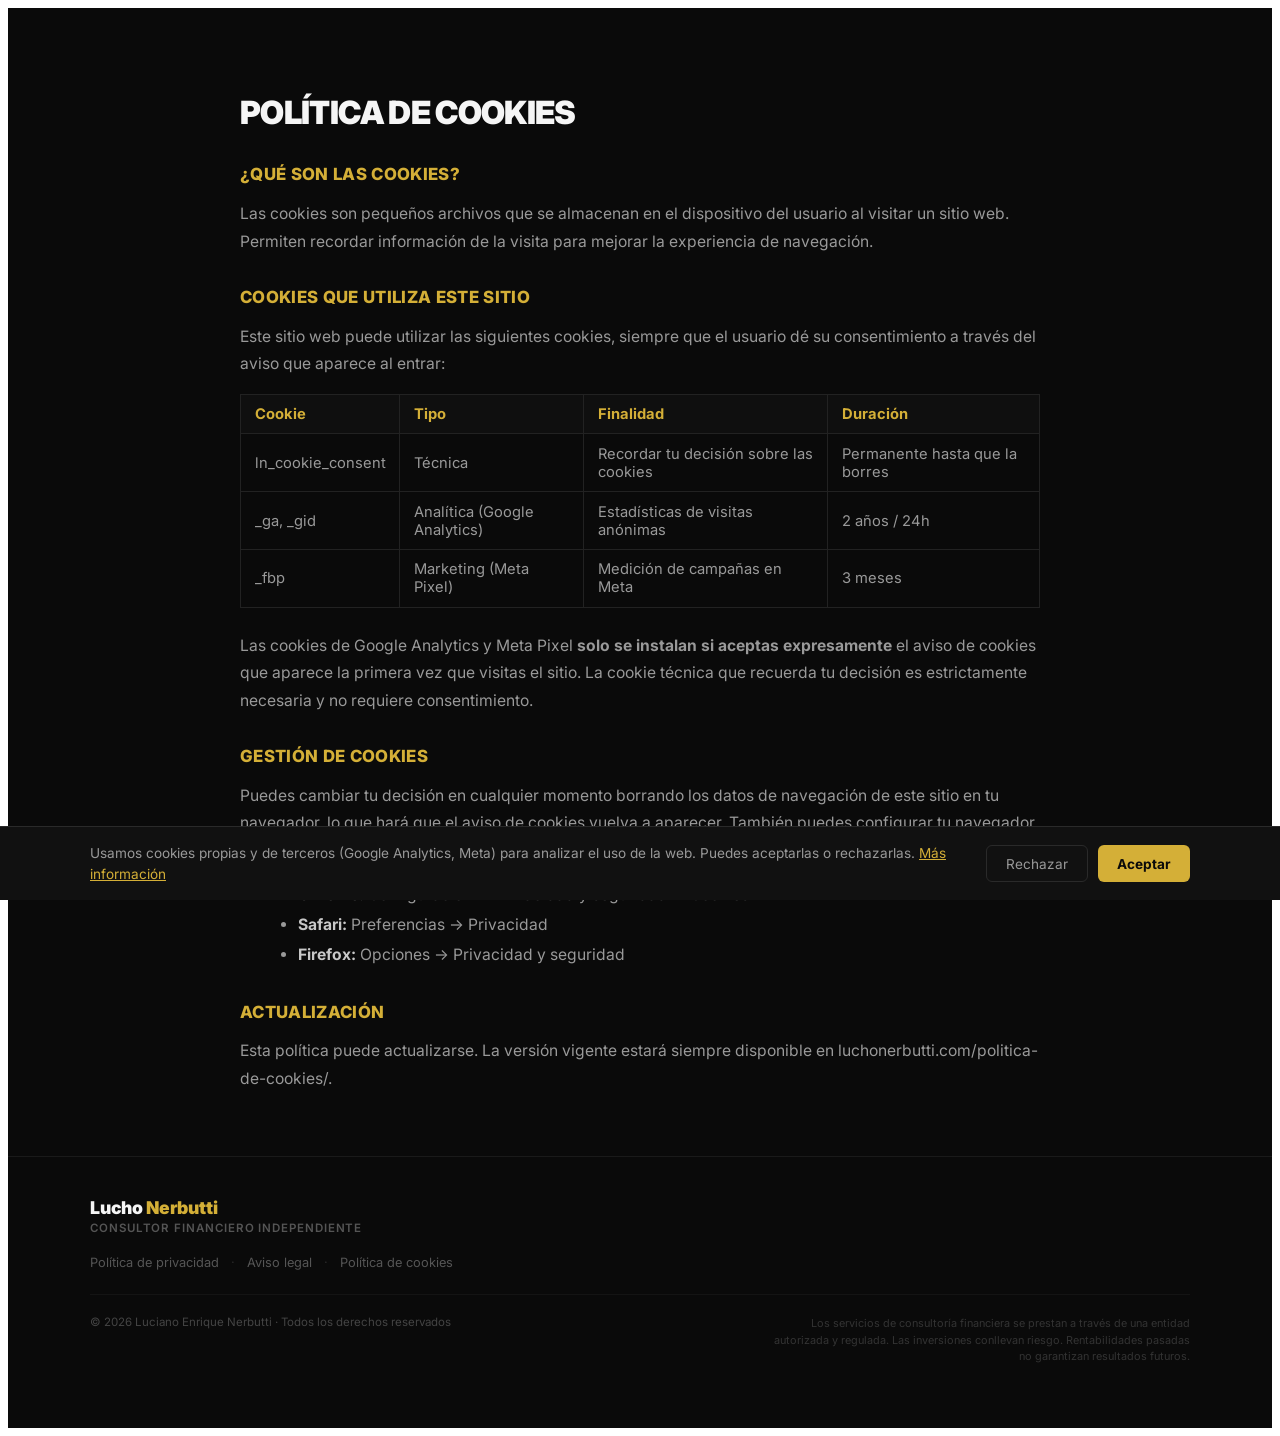
<file: politica-de-cookies.html>
<!DOCTYPE html>
<html lang="es">
<head>
<meta charset="UTF-8">
<meta name="viewport" content="width=device-width, initial-scale=1.0, viewport-fit=cover">
<title>Política de cookies - Lucho Nerbutti</title>
<meta name="description" content="Política de cookies de luchonerbutti.com, sitio de Luciano Enrique Nerbutti, consultor financiero independiente.">
<link rel="canonical" href="https://luchonerbutti.com/politica-de-cookies/">
<meta property="og:locale" content="es_ES">
<meta property="og:type" content="article">
<meta property="og:title" content="Política de cookies - Lucho Nerbutti">
<meta property="og:description" content="Política de cookies de luchonerbutti.com">
<meta property="og:url" content="https://luchonerbutti.com/politica-de-cookies/">
<meta property="og:site_name" content="Lucho Nerbutti">
<link rel="icon" href="/assets/favicon-32x32.png" sizes="32x32">
<link rel="icon" href="/assets/favicon-192x192.png" sizes="192x192">
<link rel="apple-touch-icon" href="/assets/favicon-180x180.png">
<link rel="preconnect" href="https://fonts.googleapis.com">
<link rel="preconnect" href="https://fonts.gstatic.com" crossorigin>
<link href="https://fonts.googleapis.com/css2?family=Inter:wght@400;500;600;700;800;900&display=swap" rel="stylesheet">
<link rel="stylesheet" href="/assets/shared.css">
</head>
<body>

<div id="legal-page">
  <div class="legal-wrap">
    <h1 class="legal-title">Política de Cookies</h1>

    <h2 class="legal-h2">¿Qué son las cookies?</h2>
    <p class="legal-p">Las cookies son pequeños archivos que se almacenan en el dispositivo del usuario al visitar un sitio web. Permiten recordar información de la visita para mejorar la experiencia de navegación.</p>

    <h2 class="legal-h2">Cookies que utiliza este sitio</h2>
    <p class="legal-p">Este sitio web puede utilizar las siguientes cookies, siempre que el usuario dé su consentimiento a través del aviso que aparece al entrar:</p>
    <table class="legal-table">
      <tr><th>Cookie</th><th>Tipo</th><th>Finalidad</th><th>Duración</th></tr>
      <tr><td>ln_cookie_consent</td><td>Técnica</td><td>Recordar tu decisión sobre las cookies</td><td>Permanente hasta que la borres</td></tr>
      <tr><td>_ga, _gid</td><td>Analítica (Google Analytics)</td><td>Estadísticas de visitas anónimas</td><td>2 años / 24h</td></tr>
      <tr><td>_fbp</td><td>Marketing (Meta Pixel)</td><td>Medición de campañas en Meta</td><td>3 meses</td></tr>
    </table>
    <p class="legal-p">Las cookies de Google Analytics y Meta Pixel <strong>solo se instalan si aceptas expresamente</strong> el aviso de cookies que aparece la primera vez que visitas el sitio. La cookie técnica que recuerda tu decisión es estrictamente necesaria y no requiere consentimiento.</p>

    <h2 class="legal-h2">Gestión de cookies</h2>
    <p class="legal-p">Puedes cambiar tu decisión en cualquier momento borrando los datos de navegación de este sitio en tu navegador, lo que hará que el aviso de cookies vuelva a aparecer. También puedes configurar tu navegador para bloquear o eliminar cookies directamente. Esto puede afectar al funcionamiento del sitio.</p>
    <ul class="legal-list">
      <li><strong>Chrome:</strong> Configuración → Privacidad y seguridad → Cookies</li>
      <li><strong>Safari:</strong> Preferencias → Privacidad</li>
      <li><strong>Firefox:</strong> Opciones → Privacidad y seguridad</li>
    </ul>

    <h2 class="legal-h2">Actualización</h2>
    <p class="legal-p">Esta política puede actualizarse. La versión vigente estará siempre disponible en luchonerbutti.com/politica-de-cookies/.</p>
  </div>

  <div id="ln-footer">
    <div class="ln-footer-wrap">
      <div class="ln-footer-top">
        <div class="ln-footer-nombre">Lucho <span>Nerbutti</span></div>
        <div class="ln-footer-cargo">Consultor Financiero Independiente</div>
      </div>
      <div class="ln-footer-legal-row">
        <a href="/politica-de-privacidad/" class="ln-footer-legal-link">Política de privacidad</a>
        <span class="ln-footer-sep">·</span>
        <a href="/aviso-legal/" class="ln-footer-legal-link">Aviso legal</a>
        <span class="ln-footer-sep">·</span>
        <a href="/politica-de-cookies/" class="ln-footer-legal-link">Política de cookies</a>
      </div>
      <div class="ln-footer-bottom">
        <div class="ln-footer-copyright">© 2026 Luciano Enrique Nerbutti · Todos los derechos reservados</div>
        <div class="ln-footer-disclaimer">Los servicios de consultoría financiera se prestan a través de una entidad autorizada y regulada. Las inversiones conllevan riesgo. Rentabilidades pasadas no garantizan resultados futuros.</div>
      </div>
    </div>
  </div>
</div>

<script src="/assets/cookie-consent.js"></script>
</body>
</html>
</file>
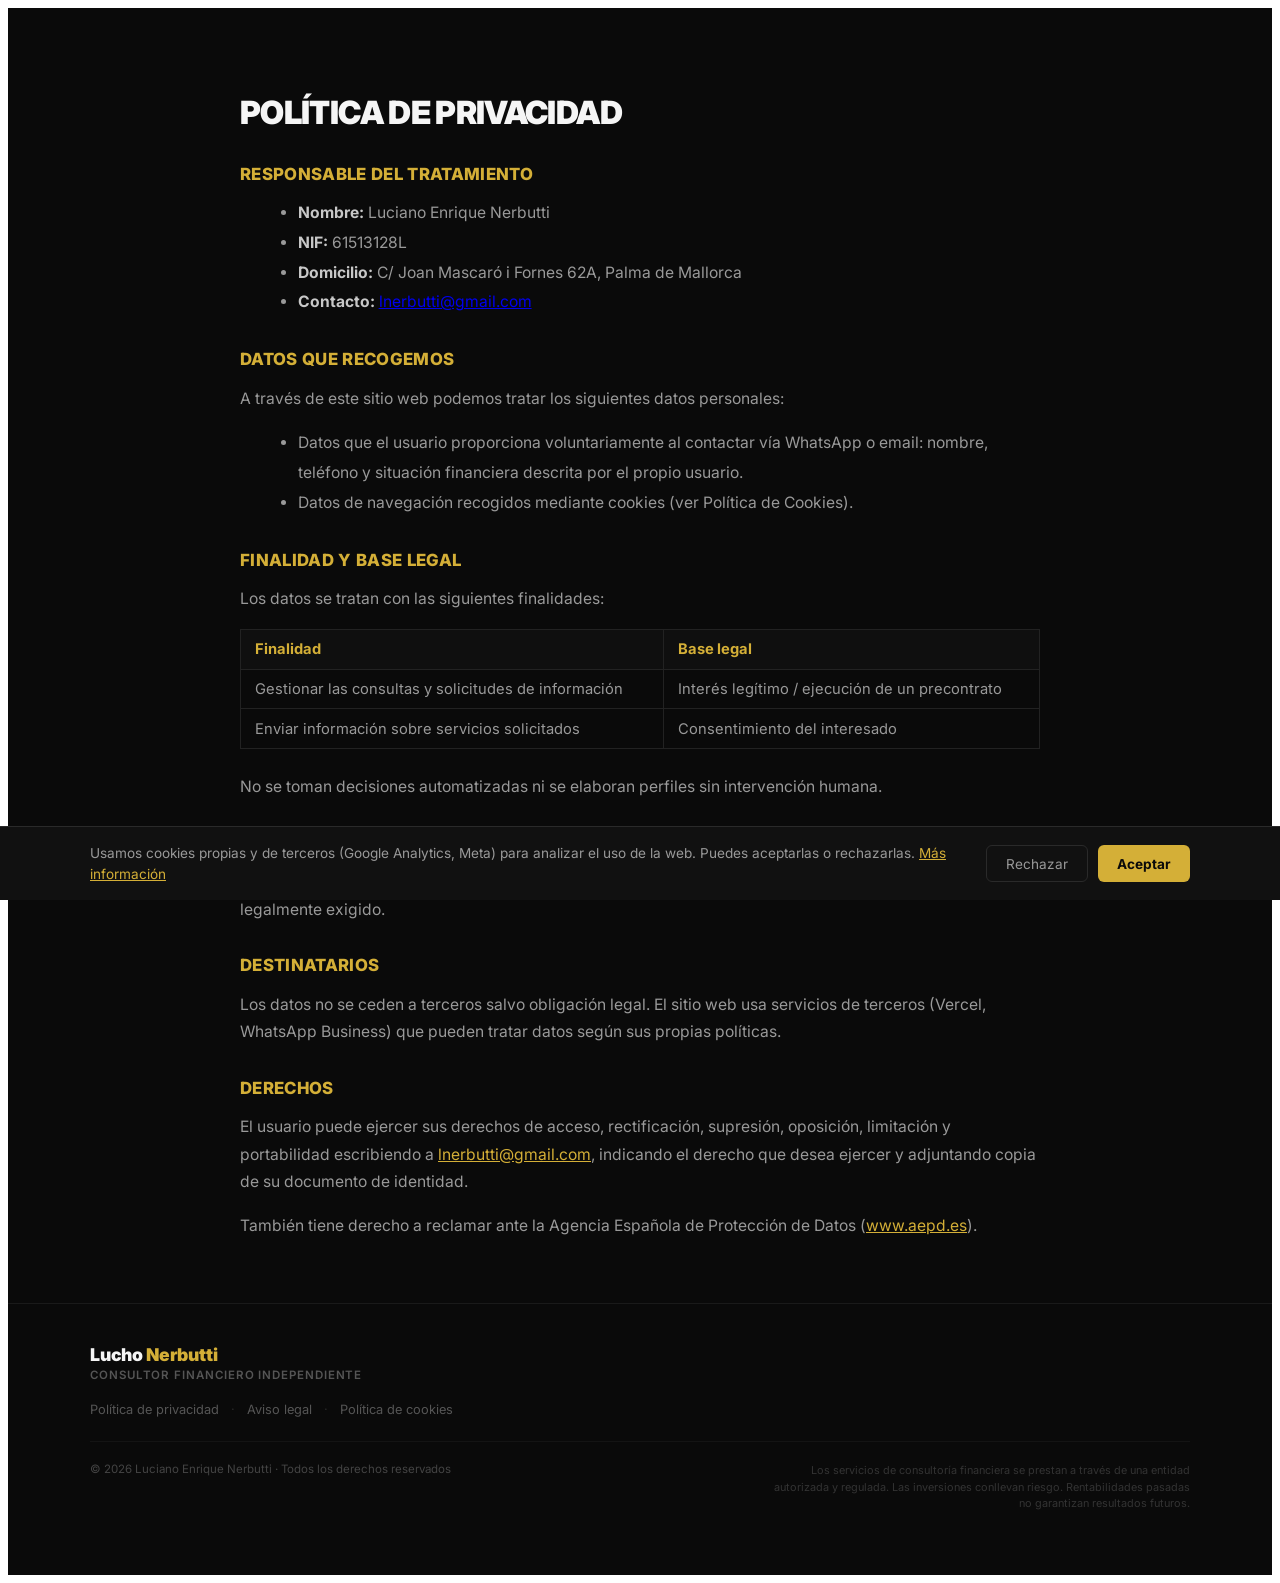
<file: politica-de-privacidad.html>
<!DOCTYPE html>
<html lang="es">
<head>
<meta charset="UTF-8">
<meta name="viewport" content="width=device-width, initial-scale=1.0, viewport-fit=cover">
<title>Política de Privacidad - Lucho Nerbutti</title>
<meta name="description" content="Política de privacidad de luchonerbutti.com, sitio de Luciano Enrique Nerbutti, consultor financiero independiente.">
<link rel="canonical" href="https://luchonerbutti.com/politica-de-privacidad/">
<meta property="og:locale" content="es_ES">
<meta property="og:type" content="article">
<meta property="og:title" content="Política de Privacidad - Lucho Nerbutti">
<meta property="og:description" content="Política de privacidad de luchonerbutti.com">
<meta property="og:url" content="https://luchonerbutti.com/politica-de-privacidad/">
<meta property="og:site_name" content="Lucho Nerbutti">
<link rel="icon" href="/assets/favicon-32x32.png" sizes="32x32">
<link rel="icon" href="/assets/favicon-192x192.png" sizes="192x192">
<link rel="apple-touch-icon" href="/assets/favicon-180x180.png">
<link rel="preconnect" href="https://fonts.googleapis.com">
<link rel="preconnect" href="https://fonts.gstatic.com" crossorigin>
<link href="https://fonts.googleapis.com/css2?family=Inter:wght@400;500;600;700;800;900&display=swap" rel="stylesheet">
<link rel="stylesheet" href="/assets/shared.css">
</head>
<body>

<div id="legal-page">
  <div class="legal-wrap">
    <h1 class="legal-title">Política de Privacidad</h1>

    <h2 class="legal-h2">Responsable del tratamiento</h2>
    <ul class="legal-list">
      <li><strong>Nombre:</strong> Luciano Enrique Nerbutti</li>
      <li><strong>NIF:</strong> 61513128L</li>
      <li><strong>Domicilio:</strong> C/ Joan Mascaró i Fornes 62A, Palma de Mallorca</li>
      <li><strong>Contacto:</strong> <a href="mailto:lnerbutti@gmail.com">lnerbutti@gmail.com</a></li>
    </ul>

    <h2 class="legal-h2">Datos que recogemos</h2>
    <p class="legal-p">A través de este sitio web podemos tratar los siguientes datos personales:</p>
    <ul class="legal-list">
      <li>Datos que el usuario proporciona voluntariamente al contactar vía WhatsApp o email: nombre, teléfono y situación financiera descrita por el propio usuario.</li>
      <li>Datos de navegación recogidos mediante cookies (ver Política de Cookies).</li>
    </ul>

    <h2 class="legal-h2">Finalidad y base legal</h2>
    <p class="legal-p">Los datos se tratan con las siguientes finalidades:</p>
    <table class="legal-table">
      <tr><th>Finalidad</th><th>Base legal</th></tr>
      <tr><td>Gestionar las consultas y solicitudes de información</td><td>Interés legítimo / ejecución de un precontrato</td></tr>
      <tr><td>Enviar información sobre servicios solicitados</td><td>Consentimiento del interesado</td></tr>
    </table>
    <p class="legal-p">No se toman decisiones automatizadas ni se elaboran perfiles sin intervención humana.</p>

    <h2 class="legal-h2">Conservación</h2>
    <p class="legal-p">Los datos se conservan durante el tiempo necesario para atender la consulta y, en su caso, durante el plazo legalmente exigido.</p>

    <h2 class="legal-h2">Destinatarios</h2>
    <p class="legal-p">Los datos no se ceden a terceros salvo obligación legal. El sitio web usa servicios de terceros (Vercel, WhatsApp Business) que pueden tratar datos según sus propias políticas.</p>

    <h2 class="legal-h2">Derechos</h2>
    <p class="legal-p">El usuario puede ejercer sus derechos de acceso, rectificación, supresión, oposición, limitación y portabilidad escribiendo a <a href="mailto:lnerbutti@gmail.com">lnerbutti@gmail.com</a>, indicando el derecho que desea ejercer y adjuntando copia de su documento de identidad.</p>
    <p class="legal-p">También tiene derecho a reclamar ante la Agencia Española de Protección de Datos (<a href="http://www.aepd.es/" target="_blank" rel="noopener">www.aepd.es</a>).</p>
  </div>

  <div id="ln-footer">
    <div class="ln-footer-wrap">
      <div class="ln-footer-top">
        <div class="ln-footer-nombre">Lucho <span>Nerbutti</span></div>
        <div class="ln-footer-cargo">Consultor Financiero Independiente</div>
      </div>
      <div class="ln-footer-legal-row">
        <a href="/politica-de-privacidad/" class="ln-footer-legal-link">Política de privacidad</a>
        <span class="ln-footer-sep">·</span>
        <a href="/aviso-legal/" class="ln-footer-legal-link">Aviso legal</a>
        <span class="ln-footer-sep">·</span>
        <a href="/politica-de-cookies/" class="ln-footer-legal-link">Política de cookies</a>
      </div>
      <div class="ln-footer-bottom">
        <div class="ln-footer-copyright">© 2026 Luciano Enrique Nerbutti · Todos los derechos reservados</div>
        <div class="ln-footer-disclaimer">Los servicios de consultoría financiera se prestan a través de una entidad autorizada y regulada. Las inversiones conllevan riesgo. Rentabilidades pasadas no garantizan resultados futuros.</div>
      </div>
    </div>
  </div>
</div>

<script src="/assets/cookie-consent.js"></script>
</body>
</html>
</file>
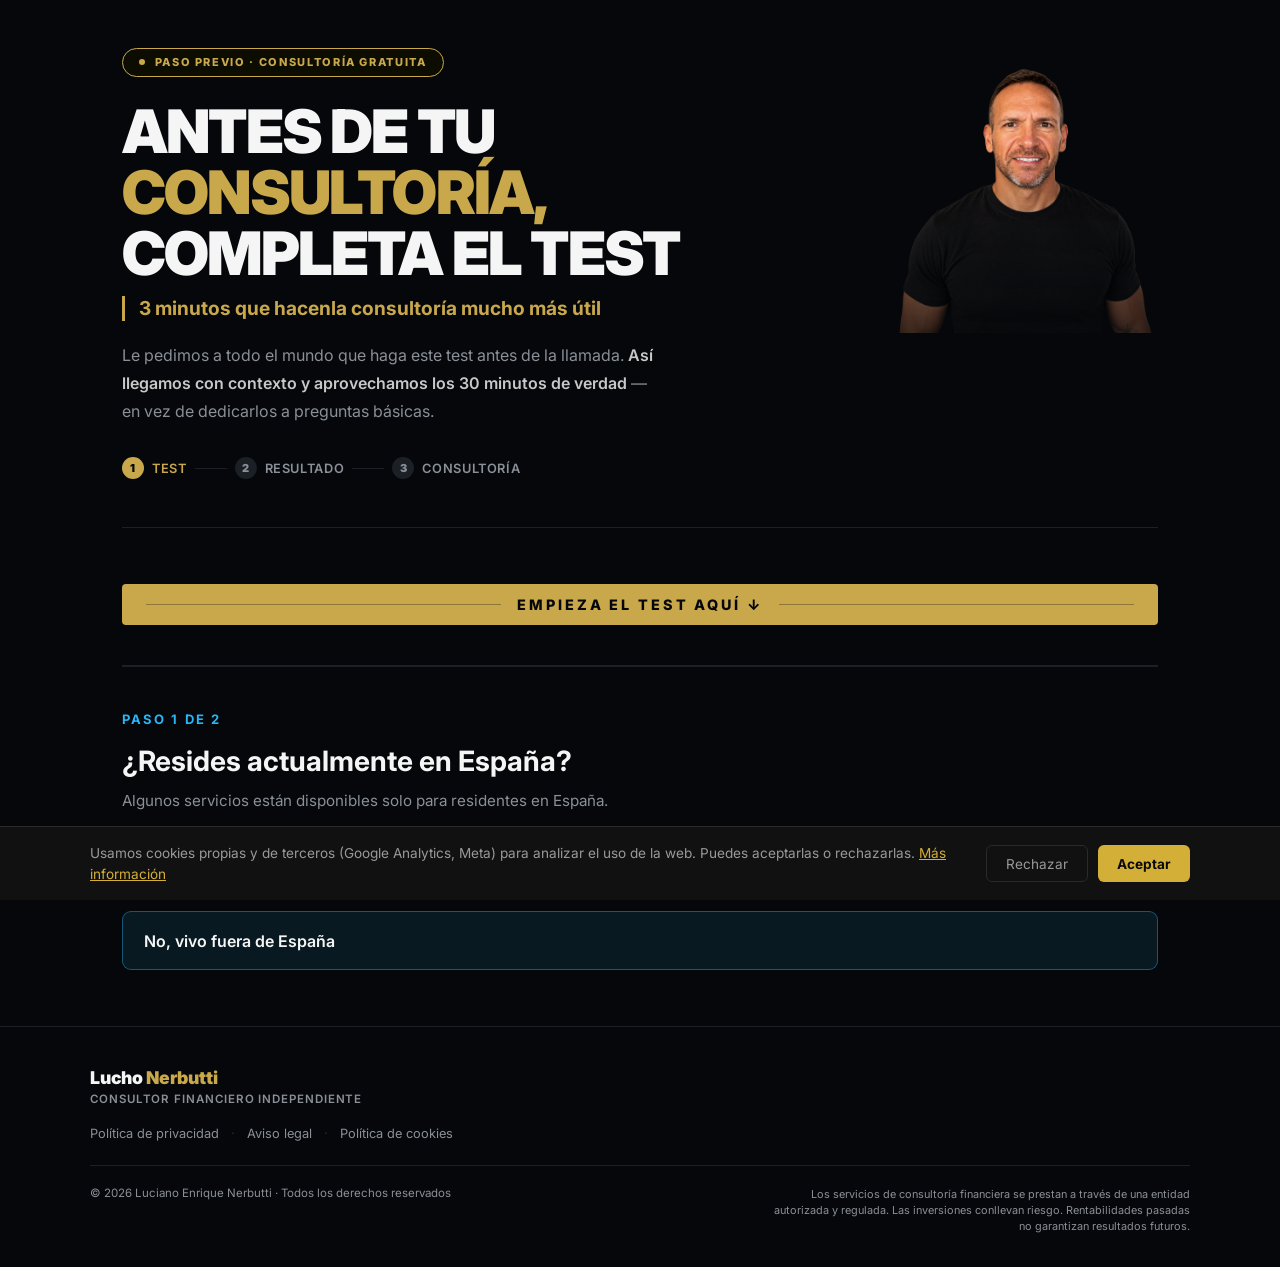
<file: test-perfil-inversor-consultoria.html>
<!DOCTYPE html>
<html lang="es">
<head>
<meta charset="UTF-8">
<meta name="viewport" content="width=device-width, initial-scale=1.0, viewport-fit=cover">

<title>Test Perfil Inversor · Paso Previo a tu Consultoría Gratuita</title>
<meta name="description" content="Test perfil inversor gratuito · 3 min. Paso previo a tu consultoría financiera gratuita con Lucho Nerbutti. Llega a la llamada con contexto.">
<link rel="canonical" href="https://luchonerbutti.com/test-perfil-inversor-consultoria/">
<meta property="og:locale" content="es_ES">
<meta property="og:type" content="article">
<meta property="og:title" content="Test Perfil Inversor · Paso Previo a tu Consultoría Gratuita">
<meta property="og:description" content="Test perfil inversor gratuito · 3 min. Paso previo a tu consultoría financiera gratuita con Lucho Nerbutti. Llega a la llamada con contexto.">
<meta property="og:url" content="https://luchonerbutti.com/test-perfil-inversor-consultoria/">
<meta property="og:site_name" content="Lucho Nerbutti">
<meta property="og:image" content="/assets/og-test-consultoria.png">
<meta property="og:image:width" content="800">
<meta property="og:image:height" content="420">

<link rel="icon" href="/assets/favicon-32x32.png" sizes="32x32">
<link rel="icon" href="/assets/favicon-192x192.png" sizes="192x192">
<link rel="apple-touch-icon" href="/assets/favicon-180x180.png">

<link rel="preconnect" href="https://fonts.googleapis.com">
<link rel="preconnect" href="https://fonts.gstatic.com" crossorigin>
<link href="https://fonts.googleapis.com/css2?family=Inter:wght@400;500;600;700;800;900&display=swap" rel="stylesheet">
<link rel="stylesheet" href="/assets/shared.css">

<style>
* { box-sizing: border-box; margin: 0; padding: 0; }html, body { background: #05070a; overflow-x: hidden; }

#test-page {
  font-family: 'Inter', sans-serif;
  background: #05070a;
  color: #f5f5f5;
  width: 100%;
}

.test-wrap {
  width: 100%;
  max-width: 1100px;
  margin: 0 auto;
  padding: 0 2rem;
}

.test-hero { padding: 3rem 0; border-bottom: 1px solid #1b2027; }
.test-hero-inner { display: flex; align-items: center; justify-content: space-between; gap: 2rem; min-height: 420px; }
.test-hero-text { flex: 1 1 70%; padding-bottom: 0; }
.test-hero-photo { flex: 0 0 26%; display: flex; align-items: center; justify-content: center; align-self: stretch; }
.test-hero-photo img { width: 100%; max-width: 320px; height: 100%; max-height: 480px; object-fit: contain; object-position: top center; display: block; mask-image: linear-gradient(to bottom, black 20%, transparent 75%); -webkit-mask-image: linear-gradient(to bottom, black 20%, transparent 75%); margin-top: 40px; }

.test-hero-paso { display: inline-flex; align-items: center; gap: 0.6rem; background: #0c0c00; border: 1px solid #c9a84c; border-radius: 100px; padding: 0.4rem 1rem; font-size: 11px; color: #c9a84c; letter-spacing: 0.15em; text-transform: uppercase; font-weight: 800; margin-bottom: 1.5rem; }
.test-hero-paso-dot { width: 6px; height: 6px; border-radius: 50%; background: #c9a84c; flex-shrink: 0; }

.test-hero-h1 { font-size: 3.75rem; font-weight: 900; line-height: 1.02; letter-spacing: -0.03em; color: #f5f5f5; margin-bottom: 0.75rem; text-transform: uppercase; }
.test-hero-h1 em { font-style: normal; color: #c9a84c; }
.test-hero-h1 .h1-small { font-size: 1em; }
.test-hero-tagline .tagline-break { display: none; }
.test-hero-tagline { font-size: 1.2rem; font-weight: 700; color: #c9a84c; margin-bottom: 1.25rem; line-height: 1.3; border-left: 3px solid #c9a84c; padding-left: 0.85rem; }

.test-hero-sub { font-size: 1rem; color: #8a8f98; line-height: 1.75; max-width: 540px; margin-bottom: 2rem; }
.test-hero-sub strong { color: #c8c8c8; font-weight: 600; }

.test-hero-pasos { display: flex; align-items: center; gap: 0; margin-bottom: 0; }
.test-hero-paso-item { display: flex; align-items: center; gap: 0.5rem; font-size: 0.8rem; color: #8a8f98; font-weight: 600; letter-spacing: 0.05em; text-transform: uppercase; }
.test-hero-paso-item.active { color: #c9a84c; }
.test-hero-paso-num { width: 22px; height: 22px; border-radius: 50%; background: #1b2027; color: #8a8f98; font-size: 11px; font-weight: 900; display: flex; align-items: center; justify-content: center; flex-shrink: 0; }
.test-hero-paso-item.active .test-hero-paso-num { background: #c9a84c; color: #05070a; }
.test-hero-paso-sep { width: 32px; height: 1px; background: #1b2027; margin: 0 0.5rem; }

.test-tool-section { padding: 3.5rem 0; }

.test-empieza { display: flex; align-items: center; gap: 1rem; margin-bottom: 2.5rem; background: #c9a84c; padding: 0.75rem 1.5rem; border-radius: 4px; }
.test-empieza-line { flex: 1; height: 1px; background: #05070a; opacity: 0.3; }
.test-empieza-label { font-size: 0.9rem; color: #05070a; letter-spacing: 0.2em; text-transform: uppercase; font-weight: 800; white-space: nowrap; }

@keyframes fadeIn { from { opacity:0; transform:translateY(8px); } to { opacity:1; transform:translateY(0); } }

.progress-bar-bg { height: 2px; background: #1b2027; margin-bottom: 2.75rem; overflow: hidden; }
.progress-bar-fill { height: 100%; background: #29B6F6; transition: width 0.4s ease; }

.question-block, .filter-block, .filter-out-block, .result-block { display: none; }
.question-block.active, .filter-block.active, .filter-out-block.active, .result-block.active { display: block; animation: fadeIn 0.3s ease; }

.step-label { font-size: 13px; color: #29B6F6; letter-spacing: 0.16em; text-transform: uppercase; font-weight: 700; margin-bottom: 1rem; }
.question-text { font-size: 1.75rem; font-weight: 700; line-height: 1.3; color: #f5f5f5; margin-bottom: 0.6rem; }
.question-context { font-size: 0.95rem; color: #8a8f98; margin-bottom: 1.75rem; line-height: 1.55; }

.options { display: flex; flex-direction: column; gap: 0.65rem; }
.option-btn { background: rgba(41,182,246,0.1); border: 1px solid rgba(41,182,246,0.4); border-radius: 9px; padding: 1.05rem 1.3rem; color: #f5f5f5; font-size: 1rem; text-align: left; cursor: pointer; transition: border-color 0.2s, background 0.2s, color 0.2s, transform 0.15s; line-height: 1.5; font-family: 'Inter', sans-serif; font-weight: 600; white-space: normal; word-break: break-word; overflow-wrap: break-word; }
.option-btn:hover { background: #29B6F6; color: #05070a; border-color: #29B6F6; transform: translateX(3px); }
.option-btn.selected { background: #05070a; color: #29B6F6; border-color: #29B6F6; font-weight: 700; }

.nav-row { display: flex; justify-content: flex-end; margin-top: 1.75rem; }
.btn-next { background: #29B6F6; color: #05070a; border: none; border-radius: 7px; padding: 0.9rem 2rem; font-size: 1rem; font-weight: 700; cursor: pointer; display: none; font-family: 'Inter', sans-serif; letter-spacing: 0.04em; transition: background 0.2s; }
.btn-next:hover { background: #e6c44a; }
.btn-next.visible { display: inline-block; }

.filter-out-icon { font-size: 2rem; margin-bottom: 1.1rem; }
.filter-out-title { font-size: 1.4rem; font-weight: 700; color: #f5f5f5; line-height: 1.3; margin-bottom: 1rem; }
.filter-out-body { font-size: 1rem; color: #888; line-height: 1.8; margin-bottom: 2rem; }

#ahorro-msg { display: none; margin-top: 0.75rem; border-left: 2px solid #c9a84c; padding: 0.8rem 1rem; font-size: 0.92rem; color: #c9a84c; line-height: 1.6; background: #0c0c00; border-radius: 0 6px 6px 0; }

.result-profile-label { font-size: 11px; color: #c9a84c; letter-spacing: 0.18em; text-transform: uppercase; font-weight: 700; margin-bottom: 0.7rem; }
.result-title { font-size: 3.25rem; font-weight: 600; color: #f5f5f5; letter-spacing: -0.02em; line-height: 1; margin-bottom: 0.6rem; }
.result-subtitle { font-size: 1.05rem; color: #8a8f98; line-height: 1.55; margin-bottom: 2rem; }
.result-cards { display: grid; grid-template-columns: 1fr 1fr; gap: 0.5rem; margin-bottom: 2.25rem; }
.result-card { background: #111; border: 1px solid #1e1e1e; border-radius: 9px; padding: 0.95rem 1.1rem; }
.result-card-label { font-size: 10px; color: #8a8f98; letter-spacing: 0.12em; text-transform: uppercase; margin-bottom: 0.35rem; }
.result-card-value { font-size: 0.95rem; color: #c9a84c; font-weight: 600; line-height: 1.3; }
.result-truth { border-left: 2px solid #c9a84c; padding: 1rem 1.25rem; margin-bottom: 2rem; background: #0c0c00; border-radius: 0 8px 8px 0; }
.result-truth p { font-size: 1rem; color: #c9a84c; line-height: 1.7; }
.result-truth p + p { margin-top: 0.6rem; }
.result-truth strong { color: #e0c96a; font-weight: 700; }
.result-insight-wrap { margin-bottom: 2.5rem; }
.result-insight-wrap p { font-size: 1rem; color: #888; line-height: 1.75; }
.result-insight-wrap strong { color: #c9a84c; font-weight: 600; }

.cta-block { background: #0c1017; border: 1px solid #29B6F6; border-radius: 14px; padding: 2.5rem 2rem; text-align: center; }
.cta-title { font-size: 1.55rem; font-weight: 600; color: #f5f5f5; margin-bottom: 0.4rem; line-height: 1.2; }
.cta-sub { font-size: 0.95rem; color: #8a8f98; margin-bottom: 1.6rem; line-height: 1.6; }
.cta-btn { display: inline-block; background: #05070a; color: #c9a84c; border: none; border-radius: 8px; padding: 1.1rem 2.5rem; font-size: 0.9rem; font-weight: 700; letter-spacing: 0.1em; text-transform: uppercase; cursor: pointer; text-decoration: none; font-family: 'Inter', sans-serif; transition: background 0.2s, transform 0.1s; }
.cta-btn:hover { background: #181818; transform: translateY(-1px); }
.cta-guarantee { font-size: 0.82rem; color: #8a8f98; margin-top: 1rem; }

#test-footer { font-family: 'Inter', sans-serif; background: #05070a; border-top: 1px solid #1b2027; color: #f5f5f5; padding: 2.5rem 2rem 2rem; display: flex; justify-content: center; }
.footer-wrap { width: 100%; max-width: 1100px; }
.footer-top { margin-bottom: 1.25rem; }
.footer-nombre { font-size: 1.1rem; font-weight: 900; color: #f5f5f5; letter-spacing: -0.01em; margin-bottom: 0.2rem; }
.footer-nombre span { color: #c9a84c; }
.footer-cargo { font-size: 0.72rem; color: #8a8f98; letter-spacing: 0.08em; text-transform: uppercase; font-weight: 600; }
.footer-legal-row { display: flex; align-items: center; gap: 0.75rem; margin-bottom: 1.5rem; flex-wrap: wrap; }
.footer-legal-link { text-decoration: none; color: #8a8f98; font-size: 0.8rem; transition: color 0.2s; }
.footer-legal-link:hover { color: #c9a84c; }
.footer-sep { color: #2a2a2a; font-size: 0.8rem; }
.footer-bottom { display: flex; align-items: flex-start; justify-content: space-between; gap: 1rem; border-top: 1px solid #1b2027; padding-top: 1.25rem; flex-wrap: wrap; }
.footer-copyright { font-size: 0.72rem; color: #8a8f98; }
.footer-disclaimer { font-size: 0.68rem; color: #8a8f98; text-align: right; line-height: 1.5; max-width: 420px; }

@media (max-width: 768px) {
  .test-hero { padding: 1rem 0 0; }
  .test-hero-inner { flex-direction: column-reverse; align-items: center; gap: 0; }
  .test-hero-photo { width: 70%; max-width: 240px; margin: 0 auto -3.5rem; justify-content: center; }
  .test-hero-photo img { max-width: 100%; height: auto; margin-top: 0; }
  .test-hero-text { width: 100%; padding-bottom: 1.25rem; text-align: center; }
  .test-hero-h1 { font-size: 2.6rem; margin-bottom: 0.5rem; }
  .test-hero-h1 .h1-small { font-size: 0.88em; }
  .test-hero-tagline { font-size: 1rem; padding-left: 0.6rem; margin-bottom: 0.75rem; border-left: 2px solid #c9a84c; text-align: left; }
  .test-hero-tagline .tagline-break { display: block; }
  .test-hero-sub { display: none; }
  .test-hero-paso { margin: 0 auto 1rem; }
  .test-hero-pasos { display: none; }
  .test-tool-section { padding: 1rem 0; }
  .test-empieza { margin-bottom: 1.25rem; }
  .question-text { font-size: 1.5rem; }
  .question-context { display: none; }
  .option-btn { font-size: 1rem; padding: 1.1rem; }
  .result-title { font-size: 2.5rem; }
  .result-cards { grid-template-columns: 1fr; }
  .cta-block { padding: 1.75rem 1.25rem; }
  .test-wrap { padding: 0 1.25rem; }
  #test-footer { padding: 2rem 1.25rem 1.5rem; }
  .footer-bottom { flex-direction: column; }
  .footer-disclaimer { text-align: left; }
}

:root{--sky:#29B6F6;--gold:#C9A84C;}
.cta-btn{background:var(--sky)!important;color:#05070a!important;box-shadow:0 8px 30px -8px rgba(41,182,246,0.5);}
.cta-btn:hover{background:#4fc3f7!important;}
.header-eyebrow,.calc-hero-eyebrow{color:var(--sky)!important;}

</style>
</head>
<body>

<div id="test-page">

  <div class="test-wrap">
    <div class="test-hero">
      <div class="test-hero-inner">
        <div class="test-hero-text">
          <div class="test-hero-paso">
            <div class="test-hero-paso-dot"></div>
            Paso previo · Consultoría gratuita
          </div>
          <h1 class="test-hero-h1">ANTES DE TU<br><em>CONSULTORÍA,</em><br><span class="h1-small">COMPLETA EL TEST</span></h1>
          <div class="test-hero-tagline">3 minutos que hacen<span class="tagline-break"> </span>la consultoría mucho más útil</div>
          <p class="test-hero-sub">
            Le pedimos a todo el mundo que haga este test antes de la llamada.
            <strong>Así llegamos con contexto y aprovechamos los 30 minutos de verdad</strong> — en vez de dedicarlos a preguntas básicas.
          </p>
          <div class="test-hero-pasos">
            <div class="test-hero-paso-item active">
              <div class="test-hero-paso-num">1</div>
              Test
            </div>
            <div class="test-hero-paso-sep"></div>
            <div class="test-hero-paso-item">
              <div class="test-hero-paso-num">2</div>
              Resultado
            </div>
            <div class="test-hero-paso-sep"></div>
            <div class="test-hero-paso-item">
              <div class="test-hero-paso-num">3</div>
              Consultoría
            </div>
          </div>
        </div>
        <div class="test-hero-photo">
          <img decoding="async" src="/assets/perfil-lucho.png" alt="Lucho Nerbutti — Consultor Financiero Independiente">
        </div>
      </div>
    </div>
  </div>

  <div class="test-wrap">
    <div class="test-tool-section">

      <div class="test-empieza">
        <div class="test-empieza-line"></div>
        <div class="test-empieza-label">Empieza el test aquí ↓</div>
        <div class="test-empieza-line"></div>
      </div>

      <div class="progress-bar-bg">
        <div class="progress-bar-fill" id="progressFill" style="width:0%"></div>
      </div>

      <div class="filter-block active" id="f1">
        <div class="step-label">Paso 1 de 2</div>
        <div class="question-text">¿Resides actualmente en España?</div>
        <div class="question-context">Algunos servicios están disponibles solo para residentes en España.</div>
        <div class="options">
          <button class="option-btn" onclick="filterSelect('f1','si')">Sí, resido en España</button>
          <button class="option-btn" onclick="filterSelect('f1','no')">No, vivo fuera de España</button>
        </div>
      </div>

      <div class="filter-out-block" id="f1-out">
        <div class="filter-out-icon">🌍</div>
        <div class="filter-out-title">La consultoría financiera es para residentes en España — pero eso no significa que no pueda ayudarte.</div>
        <div class="filter-out-body">Tengo un proyecto inmobiliario en República Dominicana abierto a inversores de cualquier país — apartamentos desde 195.000 USD con rentabilidad proyectada del 8-10% anual. Si te interesa, hablamos.</div>
        <div class="cta-block">
          <div class="cta-title">Hablemos de tus opciones</div>
          <div class="cta-sub">Cuéntame tu situación y te explico qué hay disponible para ti.</div>
          <a href="https://wa.me/34646604591?text=Hola%20Lucho%2C%20vivo%20fuera%20de%20Espa%C3%B1a%20y%20acabo%20de%20hacer%20tu%20test.%20Me%20interesa%20saber%20m%C3%A1s%20sobre%20los%20apartamentos%20en%20Las%20Terrenas%2C%20Rep%C3%BAblica%20Dominicana.%20Quiero%20reservar%20una%20consultor%C3%ADa%20financiera%20gratuita.." class="cta-btn" target="_blank" rel="noopener">Me interesa la inversión inmobiliaria</a>
          <div class="cta-guarantee">Sin compromiso · Te respondo en menos de 24h</div>
        </div>
      </div>

      <div class="filter-block" id="f2">
        <div class="step-label">Paso 2 de 2</div>
        <div class="question-text">¿Tienes ingresos recurrentes — nómina, autónomo, pensión o similar?</div>
        <div class="question-context">No todas las estrategias de inversión requieren ingresos periódicos.</div>
        <div class="options">
          <button class="option-btn" onclick="filterSelect('f2','si')">Sí, tengo ingresos periódicos</button>
          <button class="option-btn" onclick="filterSelect('f2','no')">No, ahora mismo no tengo ingresos estables</button>
        </div>
      </div>

      <div class="filter-out-block" id="f2-out">
        <div class="filter-out-icon">💡</div>
        <div class="filter-out-title">Sin ingresos periódicos no tiene sentido construir un plan de ahorro — pero puede que haya otra vía.</div>
        <div class="filter-out-body">Si tienes capital acumulado — da igual la cantidad — hay opciones tanto en España como fuera. En la consultoría vemos qué encaja con tu situación real.</div>
        <div class="cta-block">
          <div class="cta-title">Tengo capital y quiero invertirlo</div>
          <div class="cta-sub">Cuéntame tu situación y vemos si hay opciones reales para ti.</div>
          <a href="https://wa.me/34646604591?text=Hola%20Lucho%2C%20he%20hecho%20tu%20test.%20Ahora%20mismo%20no%20tengo%20ingresos%20peri%C3%B3dicos%20estables%20pero%20tengo%20capital%20ahorrado%20y%20quiero%20ponerlo%20a%20trabajar.%20Quiero%20reservar%20una%20consultor%C3%ADa%20financiera%20gratuita.." class="cta-btn" target="_blank" rel="noopener">Quiero poner mi capital a trabajar</a>
          <div class="cta-guarantee">Sin compromiso · Hablamos y vemos qué encaja</div>
        </div>
      </div>

      <div class="question-block" id="q1">
        <div class="step-label">Pregunta 1 de 7</div>
        <div class="question-text">¿En cuánto tiempo quieres alcanzar tu objetivo financiero principal?</div>
        <div class="question-context">Si tienes varios objetivos, piensa en el más importante.</div>
        <div class="options">
          <button class="option-btn" onclick="selectOption(this,'q1','A')">Menos de 2 años — lo necesito pronto</button>
          <button class="option-btn" onclick="selectOption(this,'q1','B')">Entre 5 y 10 años</button>
          <button class="option-btn" onclick="selectOption(this,'q1','C')">Más de 10 años o para la jubilación</button>
        </div>
        <div class="nav-row"><button class="btn-next" id="next1" onclick="goNext(1)">Siguiente →</button></div>
      </div>

      <div class="question-block" id="q2">
        <div class="step-label">Pregunta 2 de 7</div>
        <div class="question-text">Tu inversión cae un 15% en un mes. ¿Qué harías?</div>
        <div class="options">
          <button class="option-btn" onclick="selectOption(this,'q2','A')">Lo saco todo — no me puedo permitir perder</button>
          <button class="option-btn" onclick="selectOption(this,'q2','B')">Espero — las bajadas son temporales</button>
          <button class="option-btn" onclick="selectOption(this,'q2','C')">Invierto más — es una oportunidad</button>
        </div>
        <div class="nav-row"><button class="btn-next" id="next2" onclick="goNext(2)">Siguiente →</button></div>
      </div>

      <div class="question-block" id="q3">
        <div class="step-label">Pregunta 3 de 7</div>
        <div class="question-text">¿Qué parte de tus ingresos ahorras al mes?</div>
        <div class="question-context">Si tienes economía compartida con tu pareja, incluye los ingresos de los dos.</div>
        <div class="options">
          <button class="option-btn" onclick="selectOption(this,'q3','A');showAhorroMsg()">Casi nada — llego justo</button>
          <button class="option-btn" onclick="selectOption(this,'q3','B');hideAhorroMsg()">Entre un 10% y un 20%</button>
          <button class="option-btn" onclick="selectOption(this,'q3','C');hideAhorroMsg()">Más del 20%</button>
        </div>
        <div id="ahorro-msg">Para poder ayudarte necesitas reservar al menos 100€ al mes de forma constante. Si crees que puedes hacerlo, en la consultoría vemos cómo encajarlo.</div>
        <div class="nav-row"><button class="btn-next" id="next3" onclick="goNext(3)">Siguiente →</button></div>
      </div>

      <div class="question-block" id="q4">
        <div class="step-label">Pregunta 4 de 7</div>
        <div class="question-text">Cuando piensas en tu dinero, ¿qué es lo que más te importa?</div>
        <div class="options">
          <button class="option-btn" onclick="selectOption(this,'q4','A')">Seguridad ante todo</button>
          <button class="option-btn" onclick="selectOption(this,'q4','B')">Que no pierda valor con la inflación</button>
          <button class="option-btn" onclick="selectOption(this,'q4','C')">Generar ingresos pasivos — que el dinero trabaje por mí</button>
          <button class="option-btn" onclick="selectOption(this,'q4','D')">Maximizar la rentabilidad</button>
        </div>
        <div class="nav-row"><button class="btn-next" id="next4" onclick="goNext(4)">Siguiente →</button></div>
      </div>

      <div class="question-block" id="q5">
        <div class="step-label">Pregunta 5 de 7</div>
        <div class="question-text">¿Tienes experiencia invirtiendo?</div>
        <div class="options">
          <button class="option-btn" onclick="selectOption(this,'q5','A')">Nunca — no sé por dónde empezar</button>
          <button class="option-btn" onclick="selectOption(this,'q5','B')">Algo — he tenido algún producto de ahorro o inversión</button>
          <button class="option-btn" onclick="selectOption(this,'q5','C')">Sí — tengo experiencia con distintos tipos de activos</button>
        </div>
        <div class="nav-row"><button class="btn-next" id="next5" onclick="goNext(5)">Siguiente →</button></div>
      </div>

      <div class="question-block" id="q6">
        <div class="step-label">Pregunta 6 de 7</div>
        <div class="question-text">¿Con qué capital cuentas actualmente para invertir?</div>
        <div class="options">
          <button class="option-btn" onclick="selectOption(this,'q6','A')">Solo aportación mensual — no tengo capital acumulado</button>
          <button class="option-btn" onclick="selectOption(this,'q6','B')">Menos de 10.000€</button>
          <button class="option-btn" onclick="selectOption(this,'q6','C')">Entre 10.000€ y 50.000€</button>
          <button class="option-btn" onclick="selectOption(this,'q6','D')">Más de 50.000€</button>
        </div>
        <div class="nav-row"><button class="btn-next" id="next6" onclick="goNext(6)">Siguiente →</button></div>
      </div>

      <div class="question-block" id="q7">
        <div class="step-label">Pregunta 7 de 7</div>
        <div class="question-text">¿Qué tipo de inversión encaja mejor con lo que buscas?</div>
        <div class="options">
          <button class="option-btn" onclick="selectOption(this,'q7','A')">Ahorrar de forma constante y darle un impulso inicial con ese capital</button>
          <button class="option-btn" onclick="selectOption(this,'q7','B')">Invertir ese dinero de una vez y que genere rentabilidad</button>
          <button class="option-btn" onclick="selectOption(this,'q7','C')">Invertir en un activo que genere ingresos pasivos y se revalorice</button>
        </div>
        <div class="nav-row"><button class="btn-next" id="next7" onclick="showResult()">Ver mi perfil →</button></div>
      </div>

      <div class="result-block" id="result-conservador">
        <div class="result-profile-label">Tu perfil inversor</div>
        <div class="result-title">Conservador</div>
        <div class="result-subtitle">Tu dinero está parado. Y parado no significa seguro — significa que la inflación lo está consumiendo en silencio, sin que aparezca en ningún extracto.</div>
        <div class="result-cards" id="cards-conservador"></div>
        <div class="result-truth">
          <p><strong>El coste de no hacer nada:</strong> entre un 2% y un 3% de poder adquisitivo perdido cada año. No lo ves porque no te llega ningún cargo. Pero está pasando.</p>
          <p>Si tienes 20.000€ parados, en 10 años habrán perdido el equivalente a más de 5.000€ en valor real — sin que hayas tomado ninguna decisión equivocada. Solo por no tener un plan.</p>
        </div>
        <div class="result-insight-wrap" id="insight-conservador"></div>
        <div class="cta-block">
          <div class="cta-title">Ya tienes tu perfil. Ahora reserva la consultoría.</div>
          <div class="cta-sub">Con tus respuestas ya tengo el contexto para aprovechar los 30 minutos. Pulsa el botón y te mando un mensaje por WhatsApp para coordinar la llamada.</div>
          <a href="#" onclick="this.href=buildWhatsappUrl('conservador');return true;" class="cta-btn" target="_blank">Reservar mi consultoría gratuita</a>
          <div class="cta-guarantee">Gratuita · 30 minutos · Respondo en menos de 24h</div>
        </div>
      </div>

      <div class="result-block" id="result-moderado">
        <div class="result-profile-label">Tu perfil inversor</div>
        <div class="result-title">Moderado</div>
        <div class="result-subtitle">Sabes que tu dinero tiene que moverse. Llevas tiempo sabiéndolo. El problema no es la intención — es que nadie te ha explicado qué opción encaja exactamente con tu situación.</div>
        <div class="result-cards" id="cards-moderado"></div>
        <div class="result-truth">
          <p><strong>Por qué el banco no es la solución:</strong> te han ofrecido productos diseñados para su margen, no para tu perfil. Demasiado conservadores pierden contra la inflación. Demasiado agresivos no te dejan dormir.</p>
          <p>Y mientras decides, el tiempo pasa — y el tiempo en inversión no se recupera. Cada año que no tienes un plan es un año de interés compuesto que se pierde para siempre.</p>
        </div>
        <div class="result-insight-wrap" id="insight-moderado"></div>
        <div class="cta-block">
          <div class="cta-title">Ya tienes tu perfil. Ahora reserva la consultoría.</div>
          <div class="cta-sub">Con tus respuestas ya tengo el contexto para aprovechar los 30 minutos. Pulsa el botón y te mando un mensaje por WhatsApp para coordinar la llamada.</div>
          <a href="#" onclick="this.href=buildWhatsappUrl('moderado');return true;" class="cta-btn" target="_blank">Reservar mi consultoría gratuita</a>
          <div class="cta-guarantee">Gratuita · 30 minutos · Respondo en menos de 24h</div>
        </div>
      </div>

      <div class="result-block" id="result-dinamico">
        <div class="result-profile-label">Tu perfil inversor</div>
        <div class="result-title">Dinámico</div>
        <div class="result-subtitle">Tienes el horizonte, tienes capacidad de ahorro y entiendes que el riesgo forma parte del juego. Solo falta una cosa: una estrategia estructurada. Sin ella, el potencial que tienes sobre el papel no se traduce en resultados reales.</div>
        <div class="result-cards" id="cards-dinamico"></div>
        <div class="result-truth">
          <p><strong>Lo que te está costando no tener un plan:</strong> con tu perfil y tu horizonte, cada mes que pasa sin una estrategia clara es interés compuesto que no vuelve. No de forma abstracta — de forma matemática.</p>
          <p>La diferencia entre empezar hoy y haber empezado hace 12 meses, con aportaciones periódicas y el efecto del coste medio, puede ser de miles de euros. Y la diferencia entre empezar hoy y esperar otros 12 meses será exactamente la misma.</p>
        </div>
        <div class="result-insight-wrap" id="insight-dinamico"></div>
        <div class="cta-block">
          <div class="cta-title">Ya tienes tu perfil. Ahora reserva la consultoría.</div>
          <div class="cta-sub">Con tus respuestas ya tengo el contexto para aprovechar los 30 minutos. Pulsa el botón y te mando un mensaje por WhatsApp para coordinar la llamada.</div>
          <a href="#" onclick="this.href=buildWhatsappUrl('dinamico');return true;" class="cta-btn" target="_blank">Reservar mi consultoría gratuita</a>
          <div class="cta-guarantee">Gratuita · 30 minutos · Respondo en menos de 24h</div>
        </div>
      </div>

    </div>
  </div>

  <div id="test-footer">
    <div class="footer-wrap">
      <div class="footer-top">
        <div class="footer-nombre">Lucho <span>Nerbutti</span></div>
        <div class="footer-cargo">Consultor Financiero Independiente</div>
      </div>
      <div class="footer-legal-row">
        <a href="/politica-de-privacidad/" class="footer-legal-link">Política de privacidad</a>
        <span class="footer-sep">·</span>
        <a href="/aviso-legal/" class="footer-legal-link">Aviso legal</a>
        <span class="footer-sep">·</span>
        <a href="/politica-de-cookies/" class="footer-legal-link">Política de cookies</a>
      </div>
      <div class="footer-bottom">
        <div class="footer-copyright">© 2026 Luciano Enrique Nerbutti · Todos los derechos reservados</div>
        <div class="footer-disclaimer">Los servicios de consultoría financiera se prestan a través de una entidad autorizada y regulada. Las inversiones conllevan riesgo. Rentabilidades pasadas no garantizan resultados futuros.</div>
      </div>
    </div>
  </div>

</div>

<script>
var answers={}, totalVisible=7;
var lH={'A':'Menos de 2 años','B':'5 a 10 años','C':'Más de 10 años'};
var lR={'A':'Retiraría el dinero','B':'Esperaría','C':'Invertiría más'};
var lA={'A':'Menos del 10%','B':'10% - 20%','C':'Más del 20%'};
var lP={'A':'Seguridad','B':'Proteger vs inflación','C':'Ingresos pasivos','D':'Máxima rentabilidad'};
var lE={'A':'Sin experiencia','B':'Experiencia básica','C':'Inversor activo'};
var lC={'A':'Solo aportación mensual','B':'Menos de 10.000€','C':'10.000€ - 50.000€','D':'Más de 50.000€'};
var lI={'A':'Ahorro periódico con capital inicial','B':'Inversión del capital acumulado','C':'Inversión en activo inmobiliario'};

function showAhorroMsg(){document.getElementById('ahorro-msg').style.display='block';}
function hideAhorroMsg(){document.getElementById('ahorro-msg').style.display='none';}

function filterSelect(id,val){
  document.getElementById(id).classList.remove('active');
  if(id==='f1') document.getElementById(val==='si'?'f2':'f1-out').classList.add('active');
  else document.getElementById(val==='si'?'q1':'f2-out').classList.add('active');
}

function buildWhatsappUrl(profile){
  var a=answers;
  var msg='Hola Lucho, he hecho el test de inversor y mi perfil es '+profile+'. Quiero reservar mi consultoría gratuita.\n\n📋 Mis respuestas:\n';
  msg+='• Horizonte: '+(lH[a.q1]||'-')+'\n';
  msg+='• Ante caída del 15%: '+(lR[a.q2]||'-')+'\n';
  msg+='• Ahorro mensual: '+(lA[a.q3]||'-')+'\n';
  msg+='• Prioridad: '+(lP[a.q4]||'-')+'\n';
  msg+='• Experiencia: '+(lE[a.q5]||'-')+'\n';
  msg+='• Capital disponible: '+(lC[a.q6]||'-')+'\n';
  if(a.q7) msg+='• Enfoque de inversión: '+(lI[a.q7]||'-')+'\n';
  return 'https://wa.me/34646604591?text='+encodeURIComponent(msg);
}

function buildCards(profile){
  var a=answers, el=document.getElementById('cards-'+profile);
  if(!el) return;
  el.innerHTML=[{l:'Horizonte',v:lH[a.q1]||'-'},{l:'Ante una caída',v:lR[a.q2]||'-'},{l:'Ahorro mensual',v:lA[a.q3]||'-'},{l:'Capital disponible',v:lC[a.q6]||'-'}]
    .map(function(d){return'<div class="result-card"><div class="result-card-label">'+d.l+'</div><div class="result-card-value">'+d.v+'</div></div>';}).join('');
}

function buildInsight(profile){
  var a=answers, lines=[];
  if(profile==='conservador'){
    if(a.q6==='C'||a.q6==='D') lines.push('<p>Tienes <strong>'+lC[a.q6].toLowerCase()+'</strong> disponibles. Con tu horizonte corto, el objetivo no es multiplicarlo — es que no pierda valor mientras decides qué hacer con él. Hay herramientas para eso.</p>');
    if(a.q3==='B'||a.q3==='C') lines.push('<p>Tienes capacidad de ahorro mensual. Aunque ahora no sea el momento de asumir riesgo, esa constancia es un activo — y en la consultoría vemos cómo estructurarla bien.</p>');
  }
  if(profile==='moderado'){
    if(a.q1==='C'&&a.q3==='A') lines.push('<p>Tu horizonte es largo pero tu capacidad de ahorro es baja ahora mismo. Eso tiene solución — en la consultoría vemos si hay margen real para empezar, aunque sea con poco, y qué impacto tiene en el largo plazo.</p>');
    if(a.q6==='C'||a.q6==='D') lines.push('<p>Tienes <strong>'+lC[a.q6].toLowerCase()+'</strong> disponibles. Con tu horizonte, ese capital puede trabajar de forma inteligente — sin exponerte a más riesgo del que tiene sentido para ti ahora.</p>');
  }
  if(profile==='dinamico'){
    if(a.q6==='C'||a.q6==='D') lines.push('<p>Combinas <strong>'+lC[a.q6].toLowerCase()+'</strong> de capital inicial con aportación mensual y horizonte largo. Esa combinación es la más potente que existe en ahorro a largo plazo — el interés compuesto actúa sobre una base que crece cada mes.</p>');
    if(a.q7==='C') lines.push('<p>Buscas <strong>ingresos pasivos y revalorización</strong>. Hay activos que combinan ambas cosas. En la consultoría te explico cuáles encajan con tu situación real.</p>');
    if(a.q2==='A') lines.push('<p>Respondiste que sacarías el dinero si cae un 15%. Tiene sentido como reacción — pero con tu horizonte, esa caída no es una pérdida, es una compra más barata. En la consultoría trabajamos eso con números reales para que lo veas claro.</p>');
  }
  return lines.join('');
}

function updateProgress(step){document.getElementById('progressFill').style.width=Math.round((step/totalVisible)*100)+'%';}

function selectOption(btn,qId,val){
  btn.parentElement.querySelectorAll('.option-btn').forEach(function(o){o.classList.remove('selected');});
  btn.classList.add('selected'); answers[qId]=val;
  var n=document.getElementById('next'+qId.replace('q',''));
  if(n) n.classList.add('visible');
}

function goNext(current){
  document.getElementById('q'+current).classList.remove('active');
  updateProgress(current);
  if(current===6){
    if(answers.q6==='C'||answers.q6==='D'){totalVisible=7;document.getElementById('q7').classList.add('active');}
    else{totalVisible=6;showResult();}
  } else { document.getElementById('q'+(current+1)).classList.add('active'); }
}

function calcProfile(){
  var a=answers;
  if(a.q1==='C' && (a.q3==='B'||a.q3==='C')) return 'dinamico';
  if(a.q1==='C' && a.q3==='A') return 'moderado';
  if(a.q1==='A') return 'conservador';
  if(a.q1==='B'){
    var dinamico=0;
    if(a.q3==='C') dinamico++;
    if(a.q2==='C') dinamico++;
    if(a.q5==='C') dinamico++;
    if(a.q6==='C'||a.q6==='D') dinamico++;
    if(a.q4==='D') dinamico++;
    if(dinamico>=3) return 'dinamico';
    var conservador=0;
    if(a.q2==='A') conservador++;
    if(a.q3==='A') conservador++;
    if(a.q4==='A') conservador++;
    if(a.q5==='A') conservador++;
    if(conservador>=3) return 'conservador';
    return 'moderado';
  }
  return 'moderado';
}

function showResult(){
  var q7=document.getElementById('q7'); if(q7) q7.classList.remove('active');
  updateProgress(totalVisible);
  var profile=calcProfile();
  buildCards(profile);
  var insightEl=document.getElementById('insight-'+profile);
  if(insightEl) insightEl.innerHTML=buildInsight(profile);
  var resultEl=document.getElementById('result-'+profile);
  resultEl.classList.add('active');
  setTimeout(function(){resultEl.scrollIntoView({behavior:'smooth',block:'start'});},100);
}
</script>

<script src="/assets/cookie-consent.js"></script>
</body>
</html>
</file>
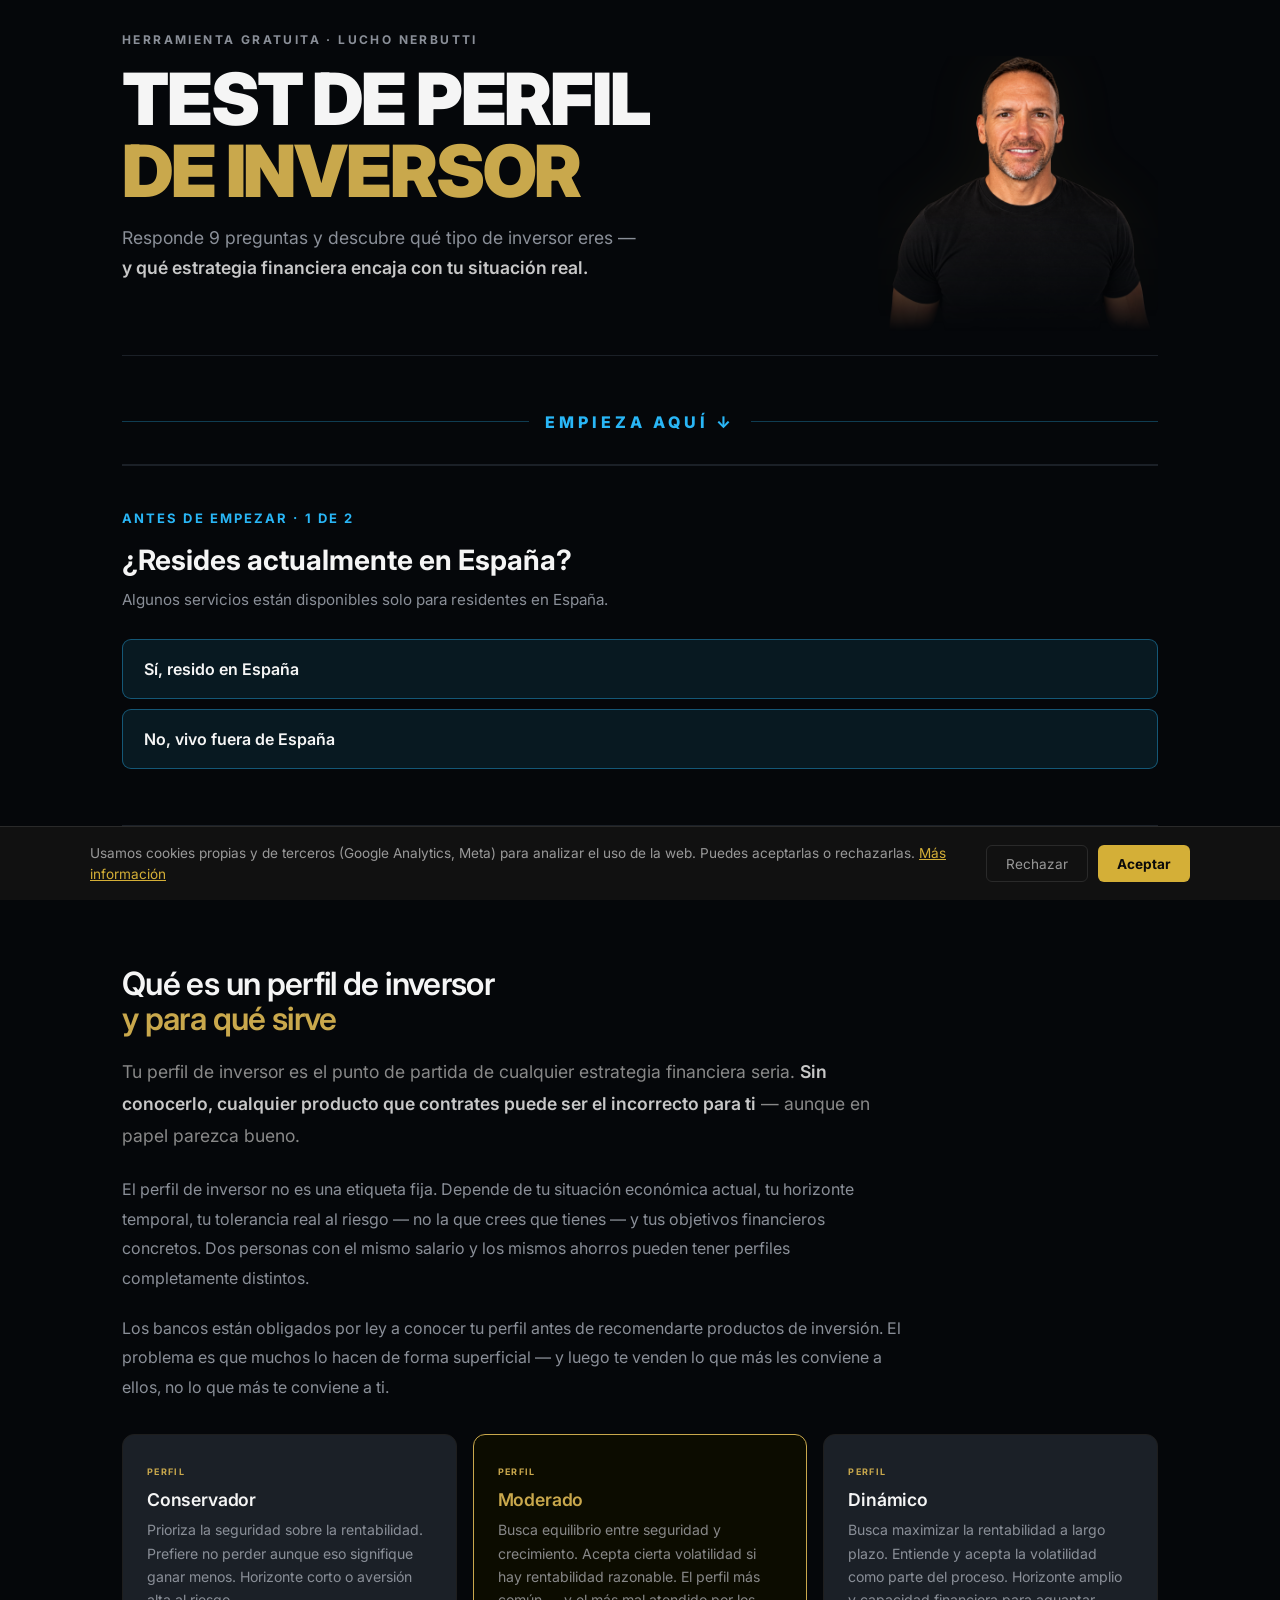
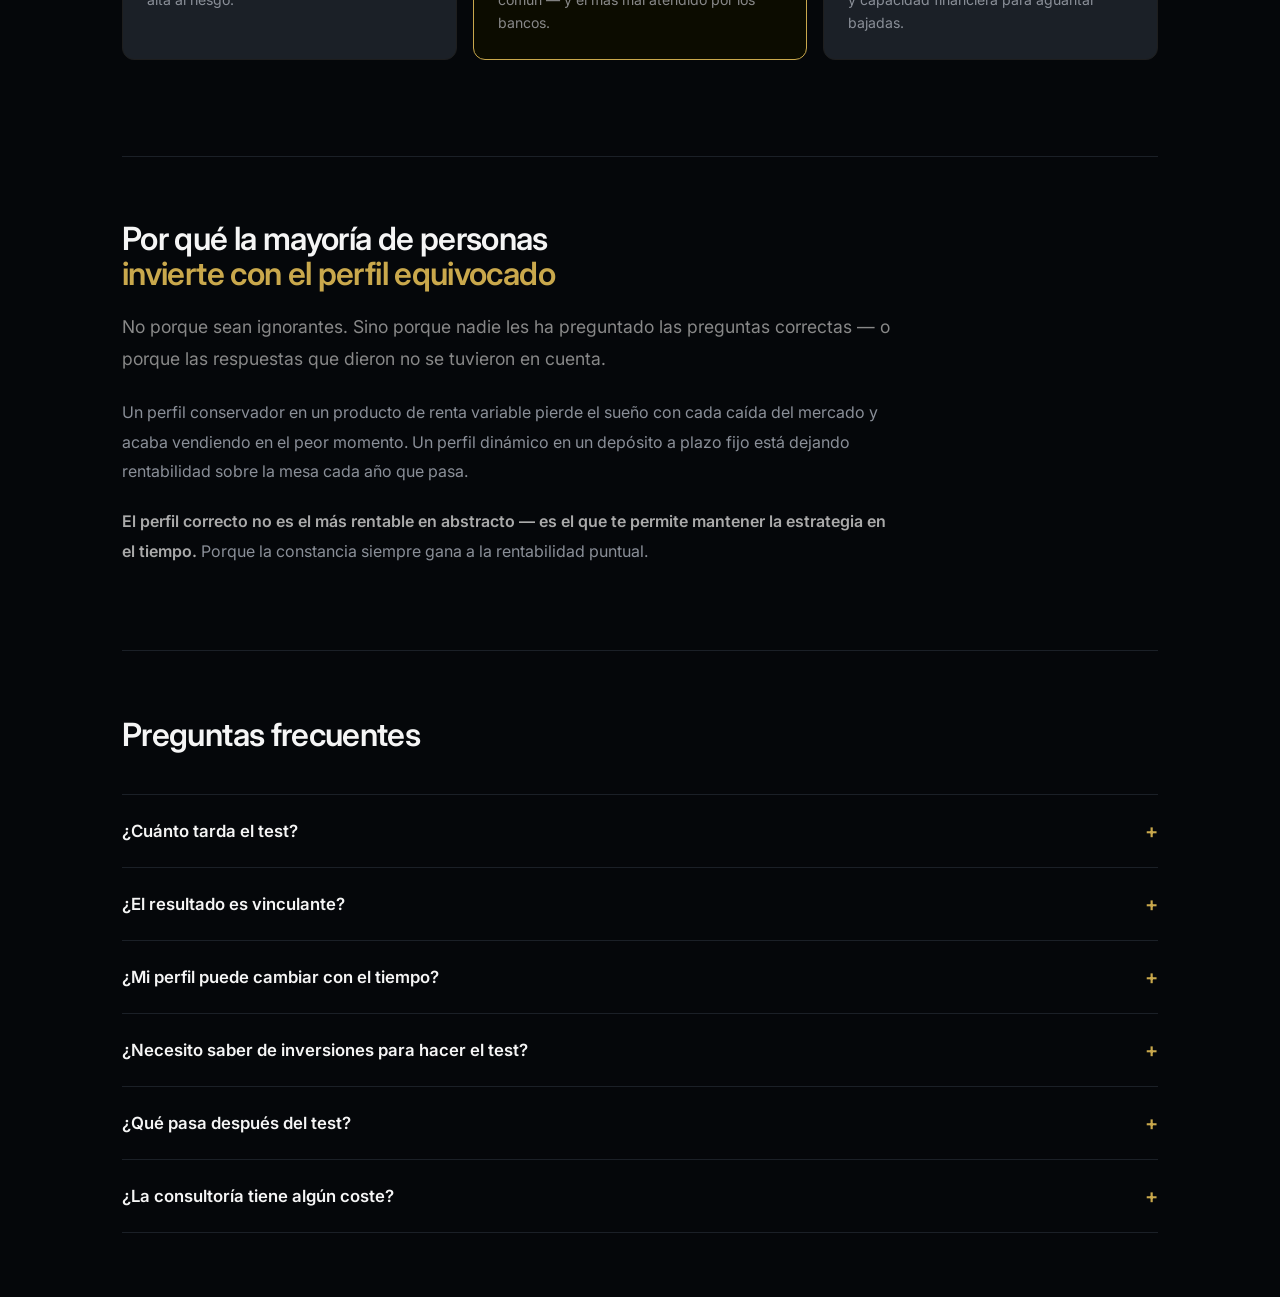
<file: test-perfil-inversor.html>
<!DOCTYPE html>
<html lang="es">
<head>
<meta charset="UTF-8">
<meta name="viewport" content="width=device-width, initial-scale=1.0, viewport-fit=cover">

<title>Test Perfil Inversor Gratis · Lucho Nerbutti</title>
<meta name="description" content="Test perfil inversor gratuito · 3 minutos. Descubre si eres conservador, moderado o dinámico y qué estrategia financiera encaja contigo.">
<link rel="canonical" href="https://luchonerbutti.com/test-perfil-inversor/">
<meta property="og:locale" content="es_ES">
<meta property="og:type" content="article">
<meta property="og:title" content="Test Perfil Inversor Gratis · Lucho Nerbutti">
<meta property="og:description" content="Test perfil inversor gratuito · 3 minutos. Descubre si eres conservador, moderado o dinámico y qué estrategia financiera encaja contigo.">
<meta property="og:url" content="https://luchonerbutti.com/test-perfil-inversor/">
<meta property="og:site_name" content="Lucho Nerbutti">
<meta property="og:image" content="/assets/og-test-inversor.png">
<meta property="og:image:width" content="800">
<meta property="og:image:height" content="418">

<link rel="icon" href="/assets/favicon-32x32.png" sizes="32x32">
<link rel="icon" href="/assets/favicon-192x192.png" sizes="192x192">
<link rel="apple-touch-icon" href="/assets/favicon-180x180.png">

<link rel="preconnect" href="https://fonts.googleapis.com">
<link rel="preconnect" href="https://fonts.gstatic.com" crossorigin>
<link href="https://fonts.googleapis.com/css2?family=Inter:wght@400;500;600;700;800;900&display=swap" rel="stylesheet">
<link rel="stylesheet" href="/assets/shared.css">

<style>
* { box-sizing: border-box; margin: 0; padding: 0; }html, body { background: #05070a; overflow-x: hidden; }

#test-page {
  font-family: 'Inter', sans-serif;
  background: #05070a;
  color: #f5f5f5;
  width: 100%;
}

.test-wrap {
  width: 100%;
  max-width: 1100px;
  margin: 0 auto;
  padding: 0 2rem;
}

.test-hero { padding: 2rem 0 0; border-bottom: 1px solid #1b2027; }
.test-hero-inner { display: flex; align-items: center; justify-content: space-between; gap: 2rem; }
.test-hero-text { flex: 1 1 55%; padding-bottom: 3rem; }
.test-hero-photo { flex: 0 0 35%; display: flex; align-items: flex-end; justify-content: flex-end; position: relative; }
.test-hero-photo img { width: 100%; max-width: 280px; height: auto; object-fit: contain; display: block; mask-image: linear-gradient(to bottom, black 55%, transparent 100%); -webkit-mask-image: linear-gradient(to bottom, black 55%, transparent 100%); filter: drop-shadow(0 0 30px rgba(212,175,55,0.06)); }
.test-hero-eyebrow { font-size: 12px; color: #8a8f98; letter-spacing: 0.2em; text-transform: uppercase; font-weight: 700; margin-bottom: 1rem; }
.test-hero-h1 { font-size: 4.5rem; font-weight: 900; line-height: 1.0; letter-spacing: -0.03em; color: #f5f5f5; margin-bottom: 1rem; text-transform: uppercase; }
.test-hero-h1 em { font-style: normal; color: #c9a84c; }
.test-hero-sub { font-size: 1.1rem; color: #8a8f98; line-height: 1.7; max-width: 580px; margin-bottom: 1.5rem; }
.test-hero-sub strong { color: #c8c8c8; font-weight: 600; }

.test-tool-section { padding: 3.5rem 0; border-bottom: 1px solid #1b2027; }

@keyframes fadeIn { from { opacity:0; transform:translateY(8px); } to { opacity:1; transform:translateY(0); } }

.progress-bar-bg { height: 2px; background: #1b2027; margin-bottom: 2.75rem; overflow: hidden; }
.progress-bar-fill { height: 100%; background: #29B6F6; transition: width 0.4s ease; }

.question-block, .filter-block, .filter-out-block, .result-block { display: none; }
.question-block.active, .filter-block.active, .filter-out-block.active, .result-block.active { display: block; animation: fadeIn 0.3s ease; }

.step-label { font-size: 13px; color: #29B6F6; letter-spacing: 0.16em; text-transform: uppercase; font-weight: 700; margin-bottom: 1rem; }
.question-text { font-size: 1.75rem; font-weight: 700; line-height: 1.3; color: #f5f5f5; margin-bottom: 0.6rem; }
.question-context { font-size: 0.95rem; color: #8a8f98; margin-bottom: 1.75rem; line-height: 1.55; }

.options { display: flex; flex-direction: column; gap: 0.65rem; }
.option-btn { background: rgba(41,182,246,0.1); border: 1px solid rgba(41,182,246,0.4); border-radius: 9px; padding: 1.05rem 1.3rem; color: #f5f5f5; font-size: 1rem; text-align: left; cursor: pointer; transition: border-color 0.2s, background 0.2s, color 0.2s, transform 0.15s; line-height: 1.5; font-family: 'Inter', sans-serif; font-weight: 600; white-space: normal; word-break: break-word; overflow-wrap: break-word; }
.option-btn:hover { background: #29B6F6; color: #05070a; border-color: #29B6F6; transform: translateX(3px); }
.option-btn.selected { background: #29B6F6; color: #05070a; border-color: #29B6F6; font-weight: 700; }

.nav-row { display: flex; justify-content: flex-end; margin-top: 1.75rem; }
.btn-next { background: #29B6F6; color: #05070a; border: none; border-radius: 7px; padding: 0.9rem 2rem; font-size: 1rem; font-weight: 700; cursor: pointer; display: none; font-family: 'Inter', sans-serif; letter-spacing: 0.04em; transition: background 0.2s; }
.btn-next:hover { background: #e6c44a; }
.btn-next.visible { display: inline-block; }

.filter-out-icon { font-size: 2rem; margin-bottom: 1.1rem; }
.filter-out-title { font-size: 1.4rem; font-weight: 700; color: #f5f5f5; line-height: 1.3; margin-bottom: 1rem; }
.filter-out-body { font-size: 1rem; color: #888; line-height: 1.8; margin-bottom: 2rem; }

#ahorro-msg { display: none; margin-top: 0.75rem; border-left: 2px solid #c9a84c; padding: 0.8rem 1rem; font-size: 0.92rem; color: #c9a84c; line-height: 1.6; background: #0c0c00; border-radius: 0 6px 6px 0; }

.result-profile-label { font-size: 11px; color: #c9a84c; letter-spacing: 0.18em; text-transform: uppercase; font-weight: 700; margin-bottom: 0.7rem; }
.result-title { font-size: 3.25rem; font-weight: 600; color: #f5f5f5; letter-spacing: -0.02em; line-height: 1; margin-bottom: 0.6rem; }
.result-subtitle { font-size: 1.05rem; color: #8a8f98; line-height: 1.55; margin-bottom: 2rem; }
.result-cards { display: grid; grid-template-columns: 1fr 1fr; gap: 0.5rem; margin-bottom: 2.25rem; }
.result-card { background: #111; border: 1px solid #1e1e1e; border-radius: 9px; padding: 0.95rem 1.1rem; }
.result-card-label { font-size: 10px; color: #8a8f98; letter-spacing: 0.12em; text-transform: uppercase; margin-bottom: 0.35rem; }
.result-card-value { font-size: 0.95rem; color: #c9a84c; font-weight: 600; line-height: 1.3; }
.result-truth { border-left: 2px solid #c9a84c; padding: 1rem 1.25rem; margin-bottom: 2rem; background: #0c0c00; border-radius: 0 8px 8px 0; }
.result-truth p { font-size: 1rem; color: #c9a84c; line-height: 1.7; }
.result-truth strong { color: #e0c96a; font-weight: 700; }
.result-insight-wrap { margin-bottom: 2.5rem; }
.result-insight-wrap p { font-size: 1rem; color: #888; line-height: 1.75; }
.result-insight-wrap strong { color: #c9a84c; font-weight: 600; }

.cta-block { background: #0c1017; border: 1px solid #29B6F6; border-radius: 14px; padding: 2.5rem 2rem; text-align: center; margin: 2rem 0 4rem; }
.cta-title { font-size: 1.55rem; font-weight: 600; color: #f5f5f5; margin-bottom: 0.4rem; line-height: 1.2; }
.cta-sub { font-size: 0.95rem; color: #8a8f98; margin-bottom: 1.6rem; line-height: 1.6; }
.cta-btn { display: inline-block; background: #05070a; color: #c9a84c; border: none; border-radius: 8px; padding: 1.1rem 2.5rem; font-size: 0.9rem; font-weight: 700; letter-spacing: 0.1em; text-transform: uppercase; cursor: pointer; text-decoration: none; font-family: 'Inter', sans-serif; transition: background 0.2s, transform 0.1s; }
.cta-btn:hover { background: #181818; transform: translateY(-1px); }
.cta-guarantee { font-size: 0.82rem; color: #8a8f98; margin-top: 1rem; }

.test-content-section { padding: 4rem 0; border-bottom: 1px solid #1b2027; }
.test-h2 { font-size: 2rem; font-weight: 600; letter-spacing: -0.02em; color: #f5f5f5; margin-bottom: 1.25rem; line-height: 1.1; }
.test-h2 em { font-style: normal; color: #c9a84c; }
.test-lead { font-size: 1.1rem; color: #888; line-height: 1.8; margin-bottom: 1.5rem; max-width: 780px; }
.test-lead strong { color: #c8c8c8; font-weight: 600; }
.test-p { font-size: 1rem; color: #8a8f98; line-height: 1.85; margin-bottom: 1.25rem; max-width: 780px; }
.test-p strong { color: #aaa; font-weight: 600; }

.test-perfiles { display: grid; grid-template-columns: 1fr 1fr 1fr; gap: 1rem; margin: 2rem 0; }
.test-perfil-card { background: #1b2027; border: 1px solid #1e1e1e; border-radius: 12px; padding: 1.5rem; }
.test-perfil-card.gold { border-color: #c9a84c; background: #0c0c00; }
.test-perfil-nombre { font-size: 1.1rem; font-weight: 600; color: #f5f5f5; margin-bottom: 0.5rem; letter-spacing: -0.01em; }
.test-perfil-card.gold .test-perfil-nombre { color: #c9a84c; }
.test-perfil-desc { font-size: 0.88rem; color: #8a8f98; line-height: 1.65; }
.test-perfil-card.gold .test-perfil-desc { color: #888; }
.test-perfil-tag { display: inline-block; font-size: 9px; color: #c9a84c; letter-spacing: 0.15em; text-transform: uppercase; font-weight: 700; margin-bottom: 0.75rem; }

.test-faq { padding: 4rem 0; }
.test-faq-title { font-size: 2rem; font-weight: 600; letter-spacing: -0.02em; color: #f5f5f5; margin-bottom: 2.5rem; }
.test-faq-item { border-bottom: 1px solid #1b2027; padding: 1.5rem 0; cursor: pointer; }
.test-faq-item:first-of-type { border-top: 1px solid #1b2027; }
.test-faq-q { font-size: 1.05rem; font-weight: 600; color: #f5f5f5; display: flex; justify-content: space-between; align-items: center; gap: 1rem; user-select: none; }
.test-faq-q-icon { color: #c9a84c; font-size: 1.25rem; flex-shrink: 0; transition: transform 0.25s; }
.test-faq-item.open .test-faq-q-icon { transform: rotate(45deg); }
.test-faq-a { display: none; font-size: 0.95rem; color: #8a8f98; line-height: 1.8; margin-top: 1rem; max-width: 780px; }
.test-faq-a strong { color: #aaa; font-weight: 600; }
.test-faq-item.open .test-faq-a { display: block; }

@media (max-width: 768px) {
  .test-hero { padding: 2rem 0 0; }
  .test-hero-inner { flex-direction: column-reverse; align-items: center; gap: 0; }
  .test-hero-photo { width: 60%; max-width: 220px; margin: 0 auto; justify-content: center; }
  .test-hero-photo img { max-width: 100%; }
  .test-hero-text { width: 100%; padding-bottom: 2rem; }
  .test-hero-h1 { font-size: 2.25rem; }
  .test-hero-sub { font-size: 1rem; }
  .test-tool-section { padding: 2.5rem 0; }
  .question-text { font-size: 1.5rem; }
  .question-context { display: none; }
  .option-btn { font-size: 1rem; padding: 1.1rem; }
  .result-title { font-size: 2.5rem; }
  .result-cards { grid-template-columns: 1fr; }
  .cta-block { padding: 1.75rem 1.25rem; }
  .test-perfiles { grid-template-columns: 1fr; }
  .test-h2 { font-size: 1.6rem; }
  .test-faq-title { font-size: 1.6rem; }
  .test-wrap { padding: 0 1.25rem; }
}

.test-empieza { display: flex; align-items: center; gap: 1rem; margin-bottom: 2rem; }
.test-empieza-line { flex: 1; height: 1px; background: #29B6F6; opacity: 0.3; }
.test-empieza-label { font-size: 1rem; color: #29B6F6; letter-spacing: 0.25em; text-transform: uppercase; font-weight: 800; white-space: nowrap; }

.test-seccion-sep { display: flex; align-items: center; gap: 1rem; padding: 3rem 0 1rem; }
.test-seccion-sep-line { flex: 1; height: 1px; background: #1b2027; }
.test-seccion-sep-label { font-size: 10px; color: #8a8f98; letter-spacing: 0.25em; text-transform: uppercase; font-weight: 700; white-space: nowrap; }

/* ===== Identidad visual override ===== */
:root{--sky:#29B6F6;--gold:#C9A84C;}
.cta-btn{background:var(--sky)!important;color:#05070a!important;box-shadow:0 8px 30px -8px rgba(41,182,246,0.5);}
.cta-btn:hover{background:#4fc3f7!important;}
.cta-block{background:#0c1017!important;}
.cta-title em{color:var(--gold)!important;}

</style>
</head>
<body>

<div id="test-page">

  <div class="test-wrap">
    <div class="test-hero">
      <div class="test-hero-inner">
        <div class="test-hero-text">
          <div class="test-hero-eyebrow">Herramienta gratuita · Lucho Nerbutti</div>
          <h1 class="test-hero-h1">TEST DE PERFIL<br><em>DE INVERSOR</em></h1>
          <p class="test-hero-sub">
            Responde 9 preguntas y descubre qué tipo de inversor eres —<br>
            <strong>y qué estrategia financiera encaja con tu situación real.</strong>
          </p>
        </div>
        <div class="test-hero-photo">
          <img decoding="async" src="/assets/perfil-lucho.png" alt="Lucho Nerbutti · Consultor Financiero Independiente">
        </div>
      </div>
    </div>
  </div>

  <div class="test-wrap">
    <div class="test-tool-section">
      <div class="test-empieza">
        <div class="test-empieza-line"></div>
        <div class="test-empieza-label">Empieza aquí ↓</div>
        <div class="test-empieza-line"></div>
      </div>

      <div class="progress-bar-bg">
        <div class="progress-bar-fill" id="progressFill" style="width:0%"></div>
      </div>

      <div class="filter-block active" id="f1">
        <div class="step-label">Antes de empezar · 1 de 2</div>
        <div class="question-text">¿Resides actualmente en España?</div>
        <div class="question-context">Algunos servicios están disponibles solo para residentes en España.</div>
        <div class="options">
          <button class="option-btn" onclick="filterSelect('f1','si')">Sí, resido en España</button>
          <button class="option-btn" onclick="filterSelect('f1','no')">No, vivo fuera de España</button>
        </div>
      </div>

      <div class="filter-out-block" id="f1-out">
        <div class="filter-out-icon">🌍</div>
        <div class="filter-out-title">La consultoría financiera es para residentes en España — pero eso no significa que no pueda ayudarte.</div>
        <div class="filter-out-body">Tengo un proyecto inmobiliario en República Dominicana abierto a inversores de cualquier país — apartamentos desde 195.000 USD con rentabilidad proyectada del 8-10% anual. Si te interesa, hablamos.</div>
        <div class="cta-block">
          <div class="cta-title">Hablemos de tus opciones</div>
          <div class="cta-sub">Cuéntame tu situación y te explico qué hay disponible para ti.</div>
          <a href="https://wa.me/34646604591?text=Hola%20Lucho%2C%20vivo%20fuera%20de%20Espa%C3%B1a%20y%20acabo%20de%20hacer%20tu%20test.%20Me%20interesa%20saber%20m%C3%A1s%20sobre%20los%20apartamentos%20en%20Las%20Terrenas%2C%20Rep%C3%BAblica%20Dominicana.%20Quiero%20reservar%20una%20consultor%C3%ADa%20financiera%20gratuita.." class="cta-btn" target="_blank" rel="noopener">Me interesa la inversión inmobiliaria</a>
          <div class="cta-guarantee">Sin compromiso · Te respondo en menos de 24h</div>
        </div>
      </div>

      <div class="filter-block" id="f2">
        <div class="step-label">Antes de empezar · 2 de 2</div>
        <div class="question-text">¿Tienes ingresos recurrentes — nómina, autónomo, pensión o similar?</div>
        <div class="question-context">No todas las estrategias de inversión requieren ingresos periódicos.</div>
        <div class="options">
          <button class="option-btn" onclick="filterSelect('f2','si')">Sí, tengo ingresos periódicos</button>
          <button class="option-btn" onclick="filterSelect('f2','no')">No, ahora mismo no tengo ingresos estables</button>
        </div>
      </div>

      <div class="filter-out-block" id="f2-out">
        <div class="filter-out-icon">💡</div>
        <div class="filter-out-title">Sin ingresos periódicos no tiene sentido construir un plan de ahorro — pero puede que haya otra vía.</div>
        <div class="filter-out-body">Si tienes capital acumulado — da igual la cantidad — hay opciones tanto en España como fuera. En la consultoría vemos qué encaja con tu situación real.</div>
        <div class="cta-block">
          <div class="cta-title">Tengo capital y quiero invertirlo</div>
          <div class="cta-sub">Cuéntame tu situación y vemos si hay opciones reales para ti.</div>
          <a href="https://wa.me/34646604591?text=Hola%20Lucho%2C%20he%20hecho%20tu%20test.%20Ahora%20mismo%20no%20tengo%20ingresos%20peri%C3%B3dicos%20estables%20pero%20tengo%20capital%20ahorrado%20y%20quiero%20ponerlo%20a%20trabajar.%20Quiero%20reservar%20una%20consultor%C3%ADa%20financiera%20gratuita.." class="cta-btn" target="_blank" rel="noopener">Quiero poner mi capital a trabajar</a>
          <div class="cta-guarantee">Sin compromiso · Hablamos y vemos qué encaja</div>
        </div>
      </div>

      <div class="question-block" id="q1">
        <div class="step-label">Pregunta 1 de 7</div>
        <div class="question-text">¿En cuánto tiempo quieres alcanzar tu objetivo financiero principal?</div>
        <div class="question-context">Si tienes varios objetivos, piensa en el más importante.</div>
        <div class="options">
          <button class="option-btn" onclick="selectOption(this,'q1','A')">Menos de 2 años — lo necesito pronto</button>
          <button class="option-btn" onclick="selectOption(this,'q1','B')">Entre 5 y 10 años</button>
          <button class="option-btn" onclick="selectOption(this,'q1','C')">Más de 10 años o para la jubilación</button>
        </div>
        <div class="nav-row"><button class="btn-next" id="next1" onclick="goNext(1)">Siguiente →</button></div>
      </div>

      <div class="question-block" id="q2">
        <div class="step-label">Pregunta 2 de 7</div>
        <div class="question-text">Tu inversión cae un 15% en un mes. ¿Qué harías?</div>
        <div class="options">
          <button class="option-btn" onclick="selectOption(this,'q2','A')">Lo saco todo — no me puedo permitir perder</button>
          <button class="option-btn" onclick="selectOption(this,'q2','B')">Espero — las bajadas son temporales</button>
          <button class="option-btn" onclick="selectOption(this,'q2','C')">Invierto más — es una oportunidad</button>
        </div>
        <div class="nav-row"><button class="btn-next" id="next2" onclick="goNext(2)">Siguiente →</button></div>
      </div>

      <div class="question-block" id="q3">
        <div class="step-label">Pregunta 3 de 7</div>
        <div class="question-text">¿Qué parte de tus ingresos ahorras al mes?</div>
        <div class="question-context">Si tienes economía compartida con tu pareja, incluye los ingresos de los dos.</div>
        <div class="options">
          <button class="option-btn" onclick="selectOption(this,'q3','A');showAhorroMsg()">Casi nada — llego justo</button>
          <button class="option-btn" onclick="selectOption(this,'q3','B');hideAhorroMsg()">Entre un 10% y un 20%</button>
          <button class="option-btn" onclick="selectOption(this,'q3','C');hideAhorroMsg()">Más del 20%</button>
        </div>
        <div id="ahorro-msg">Para poder ayudarte necesitas reservar al menos 100€ al mes de forma constante. Si crees que puedes hacerlo, en la consultoría vemos cómo encajarlo.</div>
        <div class="nav-row"><button class="btn-next" id="next3" onclick="goNext(3)">Siguiente →</button></div>
      </div>

      <div class="question-block" id="q4">
        <div class="step-label">Pregunta 4 de 7</div>
        <div class="question-text">Cuando piensas en tu dinero, ¿qué es lo que más te importa?</div>
        <div class="options">
          <button class="option-btn" onclick="selectOption(this,'q4','A')">Seguridad ante todo</button>
          <button class="option-btn" onclick="selectOption(this,'q4','B')">Que no pierda valor con la inflación</button>
          <button class="option-btn" onclick="selectOption(this,'q4','C')">Generar ingresos pasivos — que el dinero trabaje por mí</button>
          <button class="option-btn" onclick="selectOption(this,'q4','D')">Maximizar la rentabilidad</button>
        </div>
        <div class="nav-row"><button class="btn-next" id="next4" onclick="goNext(4)">Siguiente →</button></div>
      </div>

      <div class="question-block" id="q5">
        <div class="step-label">Pregunta 5 de 7</div>
        <div class="question-text">¿Tienes experiencia invirtiendo?</div>
        <div class="options">
          <button class="option-btn" onclick="selectOption(this,'q5','A')">Nunca — no sé por dónde empezar</button>
          <button class="option-btn" onclick="selectOption(this,'q5','B')">Algo — he tenido algún producto de ahorro o inversión</button>
          <button class="option-btn" onclick="selectOption(this,'q5','C')">Sí — tengo experiencia con distintos tipos de activos</button>
        </div>
        <div class="nav-row"><button class="btn-next" id="next5" onclick="goNext(5)">Siguiente →</button></div>
      </div>

      <div class="question-block" id="q6">
        <div class="step-label">Pregunta 6 de 7</div>
        <div class="question-text">¿Con qué capital cuentas actualmente para invertir?</div>
        <div class="options">
          <button class="option-btn" onclick="selectOption(this,'q6','A')">Solo aportación mensual — no tengo capital acumulado</button>
          <button class="option-btn" onclick="selectOption(this,'q6','B')">Menos de 10.000€</button>
          <button class="option-btn" onclick="selectOption(this,'q6','C')">Entre 10.000€ y 50.000€</button>
          <button class="option-btn" onclick="selectOption(this,'q6','D')">Más de 50.000€</button>
        </div>
        <div class="nav-row"><button class="btn-next" id="next6" onclick="goNext(6)">Siguiente →</button></div>
      </div>

      <div class="question-block" id="q7">
        <div class="step-label">Pregunta 7 de 7</div>
        <div class="question-text">¿Qué tipo de inversión encaja mejor con lo que buscas?</div>
        <div class="options">
          <button class="option-btn" onclick="selectOption(this,'q7','A')">Ahorrar de forma constante y darle un impulso inicial con ese capital</button>
          <button class="option-btn" onclick="selectOption(this,'q7','B')">Invertir ese dinero de una vez y que genere rentabilidad</button>
          <button class="option-btn" onclick="selectOption(this,'q7','C')">Invertir en un activo que genere ingresos pasivos y se revalorice</button>
        </div>
        <div class="nav-row"><button class="btn-next" id="next7" onclick="showResult()">Ver mi perfil →</button></div>
      </div>

      <div class="result-block" id="result-conservador">
        <div class="result-profile-label">Tu perfil inversor</div>
        <div class="result-title">Conservador</div>
        <div class="result-subtitle">Tu dinero está parado. Y parado no significa seguro — significa que la inflación lo está consumiendo en silencio, sin que aparezca en ningún extracto.</div>
        <div class="result-cards" id="cards-conservador"></div>
        <div class="result-truth"><p><strong>El coste de no hacer nada:</strong> entre un 2% y un 3% de poder adquisitivo perdido cada año. No lo ves porque no te llega ningún cargo. Pero está pasando. Si tienes 20.000€ parados, en 10 años habrán perdido el equivalente a más de 5.000€ en valor real — sin que hayas tomado ninguna decisión equivocada. Solo por no tener un plan.</p></div>
        <div class="result-insight-wrap" id="insight-conservador"></div>
        <div class="cta-block">
          <div class="cta-title">Hay herramientas diseñadas para exactamente tu situación</div>
          <div class="cta-sub">En 30 minutos te digo exactamente cuánto te está costando la situación actual — con tus números, no con ejemplos genéricos. Si no hay solución real para ti, te lo digo antes de los 10 minutos.</div>
          <a href="#" onclick="this.href=buildWhatsappUrl('conservador');return true;" class="cta-btn" target="_blank">Reservar Mi Consultoría Gratuita</a>
          <div class="cta-guarantee">Gratuita · 30 minutos · Respondo en menos de 24h</div>
        </div>
      </div>

      <div class="result-block" id="result-moderado">
        <div class="result-profile-label">Tu perfil inversor</div>
        <div class="result-title">Moderado</div>
        <div class="result-subtitle">Sabes que tu dinero tiene que moverse. Llevas tiempo sabiéndolo. El problema no es la intención — es que nadie te ha explicado qué opción encaja exactamente con tu situación.</div>
        <div class="result-cards" id="cards-moderado"></div>
        <div class="result-truth"><p><strong>Por qué el banco no es la solución:</strong> te han ofrecido productos diseñados para su margen, no para tu perfil. Demasiado conservadores pierden contra la inflación. Demasiado agresivos no te dejan dormir. Y mientras decides, el tiempo pasa — y el tiempo en inversión no se recupera. Cada año que no tienes un plan es un año de interés compuesto que se pierde para siempre.</p></div>
        <div class="result-insight-wrap" id="insight-moderado"></div>
        <div class="cta-block">
          <div class="cta-title">Tu situación tiene más potencial del que parece</div>
          <div class="cta-sub">En la consultoría no te vendo nada. Analizo tu situación real y calculo qué diferencia habría entre empezar hoy y esperar 12 meses más. Ese número suele aclarar la decisión mejor que cualquier explicación.</div>
          <a href="#" onclick="this.href=buildWhatsappUrl('moderado');return true;" class="cta-btn" target="_blank">Reservar Mi Consultoría Gratuita</a>
          <div class="cta-guarantee">Gratuita · 30 minutos · Respondo en menos de 24h</div>
        </div>
      </div>

      <div class="result-block" id="result-dinamico">
        <div class="result-profile-label">Tu perfil inversor</div>
        <div class="result-title">Dinámico</div>
        <div class="result-subtitle">Tienes el horizonte, tienes capacidad de ahorro y entiendes que el riesgo forma parte del juego. Solo falta una cosa: una estrategia estructurada. Sin ella, el potencial que tienes sobre el papel no se traduce en resultados reales.</div>
        <div class="result-cards" id="cards-dinamico"></div>
        <div class="result-truth"><p><strong>Lo que te está costando no tener un plan:</strong> con tu perfil y tu horizonte, cada mes que pasa sin una estrategia clara es interés compuesto que no vuelve. No de forma abstracta — de forma matemática. La diferencia entre empezar hoy y haber empezado hace 12 meses, con aportaciones periódicas y el efecto del coste medio, puede ser de miles de euros. Y la diferencia entre empezar hoy y esperar otros 12 meses será exactamente la misma.</p></div>
        <div class="result-insight-wrap" id="insight-dinamico"></div>
        <div class="cta-block">
          <div class="cta-title">Tienes el perfil y el horizonte. Solo falta el plan.</div>
          <div class="cta-sub">En la consultoría calculamos ese número con tu situación real. No es una reunión de ventas — es una sesión de trabajo de 30 minutos donde sales con información que ahora mismo no tienes.</div>
          <a href="#" onclick="this.href=buildWhatsappUrl('dinamico');return true;" class="cta-btn" target="_blank">Reservar Mi Consultoría Gratuita</a>
          <div class="cta-guarantee">Gratuita · 30 minutos · Respondo en menos de 24h</div>
        </div>
      </div>

    </div>
  </div>

  <div class="test-wrap">
    <div class="test-seccion-sep">
      <div class="test-seccion-sep-line"></div>
      <div class="test-seccion-sep-label">Más información</div>
      <div class="test-seccion-sep-line"></div>
    </div>
  </div>

  <div class="test-wrap">
    <div class="test-content-section">
      <h2 class="test-h2">Qué es un perfil de inversor<br><em>y para qué sirve</em></h2>
      <p class="test-lead">Tu perfil de inversor es el punto de partida de cualquier estrategia financiera seria. <strong>Sin conocerlo, cualquier producto que contrates puede ser el incorrecto para ti</strong> — aunque en papel parezca bueno.</p>
      <p class="test-p">El perfil de inversor no es una etiqueta fija. Depende de tu situación económica actual, tu horizonte temporal, tu tolerancia real al riesgo — no la que crees que tienes — y tus objetivos financieros concretos. Dos personas con el mismo salario y los mismos ahorros pueden tener perfiles completamente distintos.</p>
      <p class="test-p">Los bancos están obligados por ley a conocer tu perfil antes de recomendarte productos de inversión. El problema es que muchos lo hacen de forma superficial — y luego te venden lo que más les conviene a ellos, no lo que más te conviene a ti.</p>

      <div class="test-perfiles">
        <div class="test-perfil-card">
          <div class="test-perfil-tag">Perfil</div>
          <div class="test-perfil-nombre">Conservador</div>
          <div class="test-perfil-desc">Prioriza la seguridad sobre la rentabilidad. Prefiere no perder aunque eso signifique ganar menos. Horizonte corto o aversión alta al riesgo.</div>
        </div>
        <div class="test-perfil-card gold">
          <div class="test-perfil-tag">Perfil</div>
          <div class="test-perfil-nombre">Moderado</div>
          <div class="test-perfil-desc">Busca equilibrio entre seguridad y crecimiento. Acepta cierta volatilidad si hay rentabilidad razonable. El perfil más común — y el más mal atendido por los bancos.</div>
        </div>
        <div class="test-perfil-card">
          <div class="test-perfil-tag">Perfil</div>
          <div class="test-perfil-nombre">Dinámico</div>
          <div class="test-perfil-desc">Busca maximizar la rentabilidad a largo plazo. Entiende y acepta la volatilidad como parte del proceso. Horizonte amplio y capacidad financiera para aguantar bajadas.</div>
        </div>
      </div>
    </div>
  </div>

  <div class="test-wrap">
    <div class="test-content-section">
      <h2 class="test-h2">Por qué la mayoría de personas<br><em>invierte con el perfil equivocado</em></h2>
      <p class="test-lead">No porque sean ignorantes. Sino porque nadie les ha preguntado las preguntas correctas — o porque las respuestas que dieron no se tuvieron en cuenta.</p>
      <p class="test-p">Un perfil conservador en un producto de renta variable pierde el sueño con cada caída del mercado y acaba vendiendo en el peor momento. Un perfil dinámico en un depósito a plazo fijo está dejando rentabilidad sobre la mesa cada año que pasa.</p>
      <p class="test-p"><strong>El perfil correcto no es el más rentable en abstracto — es el que te permite mantener la estrategia en el tiempo.</strong> Porque la constancia siempre gana a la rentabilidad puntual.</p>
    </div>
  </div>

  <div class="test-wrap">
    <div class="test-faq">
      <h2 class="test-faq-title">Preguntas frecuentes</h2>

      <div class="test-faq-item" onclick="toggleFaq(this)">
        <div class="test-faq-q">¿Cuánto tarda el test? <span class="test-faq-q-icon">+</span></div>
        <div class="test-faq-a">Menos de 3 minutos. Son 9 preguntas con opciones — no hay que escribir nada. El resultado aparece inmediatamente al terminar.</div>
      </div>

      <div class="test-faq-item" onclick="toggleFaq(this)">
        <div class="test-faq-q">¿El resultado es vinculante? <span class="test-faq-q-icon">+</span></div>
        <div class="test-faq-a">No. El test es orientativo — una primera aproximación a tu perfil. <strong>La consultoría gratuita es donde se analiza tu situación real</strong> con más profundidad y se concreta qué estrategia y qué productos encajan contigo.</div>
      </div>

      <div class="test-faq-item" onclick="toggleFaq(this)">
        <div class="test-faq-q">¿Mi perfil puede cambiar con el tiempo? <span class="test-faq-q-icon">+</span></div>
        <div class="test-faq-a">Sí. Tu perfil de inversor no es fijo — cambia con tu situación vital. Un cambio de trabajo, una herencia, el nacimiento de un hijo o la proximidad de la jubilación pueden cambiarlo significativamente. <strong>Por eso es importante revisarlo periódicamente.</strong></div>
      </div>

      <div class="test-faq-item" onclick="toggleFaq(this)">
        <div class="test-faq-q">¿Necesito saber de inversiones para hacer el test? <span class="test-faq-q-icon">+</span></div>
        <div class="test-faq-a">No. Las preguntas están diseñadas para que las entienda cualquier persona, con o sin conocimientos financieros. Solo tienes que responder con honestidad sobre tu situación real.</div>
      </div>

      <div class="test-faq-item" onclick="toggleFaq(this)">
        <div class="test-faq-q">¿Qué pasa después del test? <span class="test-faq-q-icon">+</span></div>
        <div class="test-faq-a">Al terminar recibes tu perfil con una explicación y un botón que te conecta directamente con Lucho por WhatsApp — con todas tus respuestas ya cargadas. <strong>En la consultoría gratuita de 30 minutos se diseña un plan concreto</strong> adaptado a tu perfil y situación.</div>
      </div>

      <div class="test-faq-item" onclick="toggleFaq(this)">
        <div class="test-faq-q">¿La consultoría tiene algún coste? <span class="test-faq-q-icon">+</span></div>
        <div class="test-faq-a">No. La consultoría inicial de 30 minutos es completamente gratuita y sin compromiso. Si tras la consultoría no hay una solución que encaje con tu situación, se te dice en los primeros 10 minutos.</div>
      </div>

    </div>
  </div>

</div>

<script>
var answers={}, totalVisible=7;
var lH={'A':'Menos de 2 años','B':'5 a 10 años','C':'Más de 10 años'};
var lR={'A':'Retiraría el dinero','B':'Esperaría','C':'Invertiría más'};
var lA={'A':'Menos del 10%','B':'10% - 20%','C':'Más del 20%'};
var lP={'A':'Seguridad','B':'Proteger vs inflación','C':'Ingresos pasivos','D':'Máxima rentabilidad'};
var lE={'A':'Sin experiencia','B':'Experiencia básica','C':'Inversor activo'};
var lC={'A':'Solo aportación mensual','B':'Menos de 10.000€','C':'10.000€ - 50.000€','D':'Más de 50.000€'};
var lI={'A':'Ahorro periódico con capital inicial','B':'Inversión del capital acumulado','C':'Inversión en activo inmobiliario'};

function showAhorroMsg(){document.getElementById('ahorro-msg').style.display='block';}
function hideAhorroMsg(){document.getElementById('ahorro-msg').style.display='none';}

function filterSelect(id,val){
  document.getElementById(id).classList.remove('active');
  if(id==='f1') document.getElementById(val==='si'?'f2':'f1-out').classList.add('active');
  else document.getElementById(val==='si'?'q1':'f2-out').classList.add('active');
}

function buildWhatsappUrl(profile){
  var a=answers;
  var msg='Hola Lucho, he hecho el test de inversor y mi perfil es '+profile+'. Me gustaría reservar mi consultoría gratuita.\n\n📋 Mis respuestas:\n';
  msg+='• Horizonte: '+(lH[a.q1]||'-')+'\n';
  msg+='• Ante caída del 15%: '+(lR[a.q2]||'-')+'\n';
  msg+='• Ahorro mensual: '+(lA[a.q3]||'-')+'\n';
  msg+='• Prioridad: '+(lP[a.q4]||'-')+'\n';
  msg+='• Experiencia: '+(lE[a.q5]||'-')+'\n';
  msg+='• Capital disponible: '+(lC[a.q6]||'-')+'\n';
  if(a.q7) msg+='• Enfoque de inversión: '+(lI[a.q7]||'-')+'\n';
  return 'https://wa.me/34646604591?text='+encodeURIComponent(msg);
}

function buildCards(profile){
  var a=answers, el=document.getElementById('cards-'+profile);
  if(!el) return;
  el.innerHTML=[{l:'Horizonte',v:lH[a.q1]||'-'},{l:'Ante una caída',v:lR[a.q2]||'-'},{l:'Ahorro mensual',v:lA[a.q3]||'-'},{l:'Capital disponible',v:lC[a.q6]||'-'}]
    .map(function(d){return'<div class="result-card"><div class="result-card-label">'+d.l+'</div><div class="result-card-value">'+d.v+'</div></div>';}).join('');
}

function buildInsight(profile){
  var a=answers, lines=[];
  if(profile==='conservador'){
    if(a.q6==='C'||a.q6==='D') lines.push('<p>Tienes <strong>'+lC[a.q6].toLowerCase()+'</strong> disponibles. Con tu horizonte corto, el objetivo no es multiplicarlo — es que no pierda valor mientras decides qué hacer con él. Hay herramientas para eso.</p>');
    if(a.q3==='B'||a.q3==='C') lines.push('<p>Tienes capacidad de ahorro mensual. Aunque ahora no sea el momento de asumir riesgo, esa constancia es un activo — y en la consultoría vemos cómo estructurarla bien.</p>');
  }
  if(profile==='moderado'){
    if(a.q1==='C'&&a.q3==='A') lines.push('<p>Tu horizonte es largo pero tu capacidad de ahorro es baja ahora mismo. Eso tiene solución — en la consultoría vemos si hay margen real para empezar, aunque sea con poco, y qué impacto tiene en el largo plazo.</p>');
    if(a.q6==='C'||a.q6==='D') lines.push('<p>Tienes <strong>'+lC[a.q6].toLowerCase()+'</strong> disponibles. Con tu horizonte, ese capital puede trabajar de forma inteligente — sin exponerte a más riesgo del que tiene sentido para ti ahora.</p>');
  }
  if(profile==='dinamico'){
    if(a.q6==='C'||a.q6==='D') lines.push('<p>Combinas <strong>'+lC[a.q6].toLowerCase()+'</strong> de capital inicial con aportación mensual y horizonte largo. Esa combinación es la más potente que existe en ahorro a largo plazo — el interés compuesto actúa sobre una base que crece cada mes.</p>');
    if(a.q7==='C') lines.push('<p>Buscas <strong>ingresos pasivos y revalorización</strong>. Hay activos que combinan ambas cosas. En la consultoría te explico cuáles encajan con tu situación real.</p>');
    if(a.q2==='A') lines.push('<p>Respondiste que sacarías el dinero si cae un 15%. Tiene sentido como reacción — pero con tu horizonte, esa caída no es una pérdida, es una compra más barata. En la consultoría trabajamos eso con números reales para que lo veas claro.</p>');
  }
  return lines.join('');
}

function updateProgress(step){document.getElementById('progressFill').style.width=Math.round((step/totalVisible)*100)+'%';}

function selectOption(btn,qId,val){
  btn.parentElement.querySelectorAll('.option-btn').forEach(function(o){o.classList.remove('selected');});
  btn.classList.add('selected'); answers[qId]=val;
  var n=document.getElementById('next'+qId.replace('q',''));
  if(n) n.classList.add('visible');
}

function goNext(current){
  document.getElementById('q'+current).classList.remove('active');
  updateProgress(current);
  if(current===6){
    if(answers.q6==='C'||answers.q6==='D'){totalVisible=7;document.getElementById('q7').classList.add('active');}
    else{totalVisible=6;showResult();}
  } else { document.getElementById('q'+(current+1)).classList.add('active'); }
}

function calcProfile(){
  var a=answers;
  if(a.q1==='C' && (a.q3==='B'||a.q3==='C')) return 'dinamico';
  if(a.q1==='C' && a.q3==='A') return 'moderado';
  if(a.q1==='A') return 'conservador';
  if(a.q1==='B'){
    var dinamico = 0;
    if(a.q3==='C') dinamico++;
    if(a.q2==='C') dinamico++;
    if(a.q5==='C') dinamico++;
    if(a.q6==='C'||a.q6==='D') dinamico++;
    if(a.q4==='D') dinamico++;
    if(dinamico>=3) return 'dinamico';
    var conservador = 0;
    if(a.q2==='A') conservador++;
    if(a.q3==='A') conservador++;
    if(a.q4==='A') conservador++;
    if(a.q5==='A') conservador++;
    if(conservador>=3) return 'conservador';
    return 'moderado';
  }
  return 'moderado';
}

function showResult(){
  var q7=document.getElementById('q7'); if(q7) q7.classList.remove('active');
  updateProgress(totalVisible);
  var profile=calcProfile();
  buildCards(profile);
  var insightEl=document.getElementById('insight-'+profile);
  if(insightEl) insightEl.innerHTML=buildInsight(profile);
  var resultEl=document.getElementById('result-'+profile);
  resultEl.classList.add('active');
  setTimeout(function(){resultEl.scrollIntoView({behavior:'smooth',block:'start'});},100);
}

function toggleFaq(item){ item.classList.toggle('open'); }
</script>

<script src="/assets/cookie-consent.js"></script>
</body>
</html>
</file>
<file: assets/shared.css>
/* ── COOKIE BANNER ── */
#ln-cookie-banner {
  position: fixed; bottom: 0; left: 0; right: 0; z-index: 9999;
  background: #111111; border-top: 1px solid #2a2a2a;
  padding: 1rem 1.5rem; font-family: 'Inter', sans-serif;
}
.ln-cookie-inner {
  max-width: 1100px; margin: 0 auto;
  display: flex; align-items: center; justify-content: space-between;
  gap: 1.5rem; flex-wrap: wrap;
}
.ln-cookie-inner p { color: #999; font-size: 0.85rem; line-height: 1.5; margin: 0; flex: 1; min-width: 240px; }
.ln-cookie-inner a { color: #d4af37; }
.ln-cookie-btns { display: flex; gap: 0.6rem; flex-shrink: 0; }
#ln-cookie-reject { background: transparent; border: 1px solid #2a2a2a; color: #999; border-radius: 6px; padding: 0.6rem 1.2rem; font-size: 0.85rem; cursor: pointer; font-family: 'Inter', sans-serif; }
#ln-cookie-accept { background: #d4af37; border: none; color: #0a0a0a; border-radius: 6px; padding: 0.6rem 1.2rem; font-weight: 700; font-size: 0.85rem; cursor: pointer; font-family: 'Inter', sans-serif; }
@media (max-width: 600px) {
  .ln-cookie-inner { flex-direction: column; align-items: stretch; }
  .ln-cookie-btns { justify-content: stretch; }
  .ln-cookie-btns button { flex: 1; }
}

/* ── FOOTER (igual en todas las páginas) ── */
#ln-footer { font-family: 'Inter', sans-serif; background: #0a0a0a; border-top: 1px solid #1a1a1a; color: #f5f5f5; padding: 2.5rem 2rem 2rem; display: flex; justify-content: center; }
.ln-footer-wrap { width: 100%; max-width: 1100px; }
.ln-footer-top { margin-bottom: 1.25rem; }
.ln-footer-nombre { font-size: 1.1rem; font-weight: 900; color: #f5f5f5; letter-spacing: -0.01em; margin-bottom: 0.2rem; }
.ln-footer-nombre span { color: #d4af37; }
.ln-footer-cargo { font-size: 0.72rem; color: #555; letter-spacing: 0.08em; text-transform: uppercase; font-weight: 600; }
.ln-footer-legal-row { display: flex; align-items: center; gap: 0.75rem; margin-bottom: 1.5rem; flex-wrap: wrap; }
.ln-footer-legal-link { text-decoration: none; color: #555; font-size: 0.8rem; transition: color 0.2s; }
.ln-footer-legal-link:hover { color: #d4af37; }
.ln-footer-sep { color: #2a2a2a; font-size: 0.8rem; }
.ln-footer-bottom { display: flex; align-items: flex-start; justify-content: space-between; gap: 1rem; border-top: 1px solid #141414; padding-top: 1.25rem; flex-wrap: wrap; }
.ln-footer-copyright { font-size: 0.72rem; color: #444; }
.ln-footer-disclaimer { font-size: 0.68rem; color: #333; text-align: right; line-height: 1.5; max-width: 420px; }
@media (max-width: 768px) {
  #ln-footer { padding: 2rem 1.25rem 1.5rem; }
  .ln-footer-bottom { flex-direction: column; gap: 0.35rem; }
  .ln-footer-disclaimer { text-align: left; }
}

/* ── PÁGINAS LEGALES ── */
#legal-page { font-family: 'Inter', sans-serif; background: #0a0a0a; color: #f5f5f5; width: 100%; padding-bottom: 2rem; }
.legal-wrap { width: 100%; max-width: 800px; margin: 0 auto; padding: 4rem 2rem 3rem; }
.legal-title { font-size: 2rem; font-weight: 900; color: #f5f5f5; letter-spacing: -0.02em; margin-bottom: 2rem; text-transform: uppercase; }
.legal-h2 { font-size: 1.05rem; font-weight: 800; color: #d4af37; letter-spacing: 0.02em; margin: 2rem 0 0.85rem; text-transform: uppercase; }
.legal-h2:first-of-type { margin-top: 0; }
.legal-p { font-size: 0.98rem; color: #999; line-height: 1.75; margin-bottom: 1rem; }
.legal-p a { color: #d4af37; }
.legal-list { margin: 0 0 1rem 1.1rem; }
.legal-list li { font-size: 0.98rem; color: #999; line-height: 1.9; }
.legal-list strong { color: #c8c8c8; }
.legal-table { width: 100%; border-collapse: collapse; margin-bottom: 1.5rem; font-size: 0.92rem; }
.legal-table th, .legal-table td { border: 1px solid #222; padding: 0.65rem 0.85rem; text-align: left; color: #999; }
.legal-table th { color: #d4af37; background: #0f0f0f; }
@media (max-width: 600px) {
  .legal-wrap { padding: 2.5rem 1.25rem 2rem; }
  .legal-title { font-size: 1.5rem; }
}
</file>
